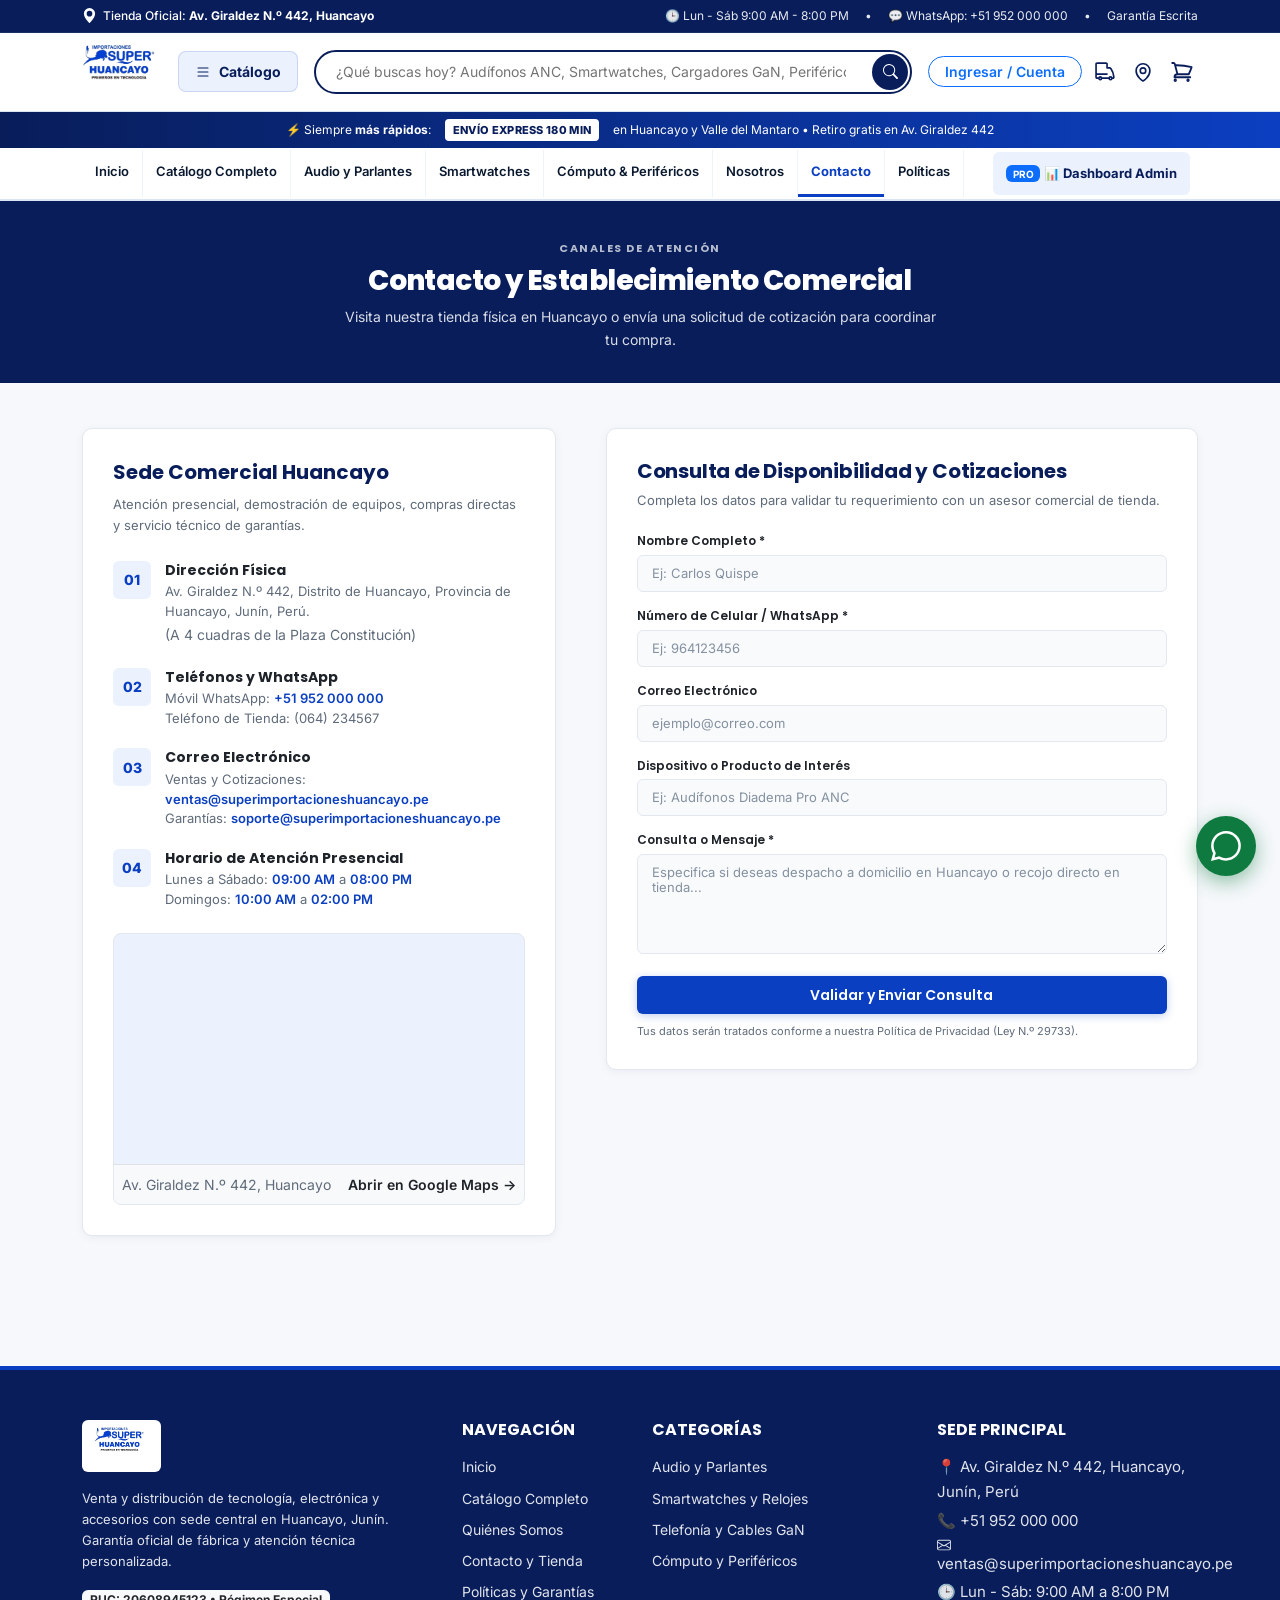
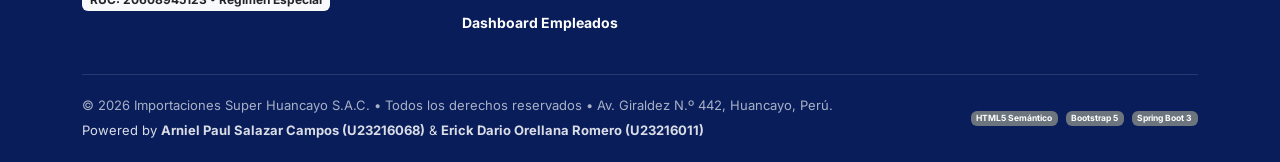
<file: contacto.html>
<!DOCTYPE html>
<html lang="es-PE">

<head>
    <meta charset="UTF-8">
    <meta name="viewport" content="width=device-width, initial-scale=1.0">

    <meta name="description" content="Ponte en contacto con Importaciones Super Huancayo. Visítanos en nuestra tienda física en Av. Giraldez N.º 442, Huancayo o escríbenos a nuestro canal de WhatsApp.">
    <meta name="keywords" content="contacto importaciones super, telefono tienda huancayo, direccion av giraldez 442, whatsapp soporte">
    <meta name="theme-color" content="#081D5A">

    <title>Contacto y Ubicación | Importaciones Super Huancayo</title>

    <link href="https://cdn.jsdelivr.net/npm/bootstrap@5.3.3/dist/css/bootstrap.min.css" rel="stylesheet">

    <link rel="preconnect" href="https://fonts.googleapis.com">
    <link rel="preconnect" href="https://fonts.gstatic.com" crossorigin>
    <link href="https://fonts.googleapis.com/css2?family=Inter:wght@400;500;600;700&family=Poppins:wght@600;700;800&display=swap" rel="stylesheet">

    <link rel="stylesheet" href="css/main.css">
    <link rel="stylesheet" href="css/unified-theme.css?v=20261124">
</head>

<body>

    <!-- =========================================================
         TOPBAR CORPORATIVO UNIFICADO
         ========================================================= -->
    <div class="super-topbar">
        <div class="container d-flex justify-content-between align-items-center">
            <div class="super-location-badge">
                <svg width="15" height="15" fill="currentColor" viewBox="0 0 16 16"><path d="M8 16s6-5.686 6-10A6 6 0 0 0 2 6c0 4.314 6 10 6 10zm0-7a3 3 0 1 1 0-6 3 3 0 0 1 0 6z"/></svg>
                <span>Tienda Oficial: <strong>Av. Giraldez N.º 442, Huancayo</strong></span>
            </div>
            <div class="d-none d-md-flex align-items-center gap-3">
                <span>🕒 Lun - Sáb 9:00 AM - 8:00 PM</span>
                <span>•</span>
                <a href="https://api.whatsapp.com/send?phone=51952000000" target="_blank" rel="noopener">💬 WhatsApp: +51 952 000 000</a>
                <span>•</span>
                <a href="legal.html#garantias">Garantía Escrita</a>
            </div>
        </div>
    </div>

    <!-- =========================================================
         HEADER PRINCIPAL UNIFICADO
         ========================================================= -->
    <header class="super-main-header">
        <div class="container">
            <div class="row align-items-center g-2 g-md-3">
                <!-- Logo Oficial -->
                <div class="col-auto d-flex align-items-center gap-3">
                    <a href="index.html" class="super-brand-logo">
                        <img src="assets/img/logo.png" alt="Importaciones Super Huancayo - Primeros en Tecnología" class="navbar-logo-img">
                    </a>

                    <!-- Menú Catálogo -->
                    <a href="catalogo.html" class="super-menu-btn d-none d-lg-inline-flex">
                        <svg width="16" height="16" fill="currentColor" viewBox="0 0 16 16"><path fill-rule="evenodd" d="M2.5 12a.5.5 0 0 1 .5-.5h10a.5.5 0 0 1 0 1H3a.5.5 0 0 1-.5-.5zm0-4a.5.5 0 0 1 .5-.5h10a.5.5 0 0 1 0 1H3a.5.5 0 0 1-.5-.5zm0-4a.5.5 0 0 1 .5-.5h10a.5.5 0 0 1 0 1H3a.5.5 0 0 1-.5-.5z"/></svg>
                        <span>Catálogo</span>
                    </a>
                </div>

                <!-- Buscador Central -->
                <div class="col-12 col-lg order-3 order-lg-2">
                    <form action="catalogo.html" method="GET" class="super-search-wrapper">
                        <input type="search" name="q" class="super-search-input" placeholder="¿Qué buscas hoy? Audífonos ANC, Smartwatches, Cargadores GaN, Periféricos..." aria-label="Buscar productos">
                        <button type="submit" class="super-search-btn" aria-label="Buscar">
                            <svg width="15" height="15" fill="currentColor" viewBox="0 0 16 16"><path d="M11.742 10.344a6.5 6.5 0 1 0-1.397 1.398h-.001c.03.04.062.078.098.115l3.85 3.85a1 1 0 0 0 1.415-1.414l-3.85-3.85a1.007 1.007 0 0 0-.115-.1zM12 6.5a5.5 5.5 0 1 1-11 0 5.5 5.5 0 0 1 11 0z"/></svg>
                        </button>
                    </form>
                </div>

                <!-- Acciones de Usuario -->
                <div class="col-auto ms-auto order-2 order-lg-3">
                    <div class="super-user-actions d-flex align-items-center gap-2">
                        <div id="superUserMenuContainer"></div>

                        <a href="seguimiento.html" class="super-cart-btn d-none d-md-inline-flex" title="Rastrear Pedido">
                            <svg width="22" height="22" fill="none" stroke="currentColor" stroke-width="1.8" viewBox="0 0 24 24"><path stroke-linecap="round" stroke-linejoin="round" d="M8.25 18.75a1.5 1.5 0 01-3 0m3 0a1.5 1.5 0 00-3 0m3 0h6m-9 0H3.375a1.125 1.125 0 01-1.125-1.125V14.25m17.25 4.5a1.5 1.5 0 01-3 0m3 0a1.5 1.5 0 00-3 0m3 0h1.125c.621 0 1.129-.504 1.09-1.124a17.902 17.902 0 00-3.213-9.193 2.056 2.056 0 00-1.58-.86H14.25M16.5 18.75h-2.25m0-11.25V3.375c0-.621-.504-1.125-1.125-1.125H3.375c-.621 0-1.125.504-1.125 1.125v10.875m12 0H3.375"/></svg>
                        </a>

                        <a href="contacto.html" class="super-cart-btn d-none d-md-inline-flex" title="Nuestra Tienda">
                            <svg width="22" height="22" fill="none" stroke="currentColor" stroke-width="1.8" viewBox="0 0 24 24"><path stroke-linecap="round" stroke-linejoin="round" d="M15 10.5a3 3 0 11-6 0 3 3 0 016 0z"/><path stroke-linecap="round" stroke-linejoin="round" d="M19.5 10.5c0 7.142-7.5 11.25-7.5 11.25S4.5 17.642 4.5 10.5a7.5 7.5 0 1115 0z"/></svg>
                        </a>

                        <button type="button" class="super-cart-btn super-cart-trigger border-0 bg-transparent" title="Ver Carrito de Compras" aria-label="Abrir carrito de compras">
                            <svg width="24" height="24" fill="none" stroke="currentColor" stroke-width="1.8" viewBox="0 0 24 24"><path stroke-linecap="round" stroke-linejoin="round" d="M2.25 3h1.386c.51 0 .955.343 1.087.835l.383 1.437M7.5 14.25a3 3 0 00-3 3h15.75m-12.75-3h11.218c1.121-2.3 2.1-4.684 2.924-7.138a60.114 60.114 0 00-16.536-1.84M7.5 14.25L5.106 5.272M6 20.25a.75.75 0 11-1.5 0 .75.75 0 011.5 0zm12.75 0a.75.75 0 11-1.5 0 .75.75 0 011.5 0z"/></svg>
                            <span class="super-cart-badge" style="display:none;">0</span>
                        </button>
                    </div>
                </div>
            </div>
        </div>
    </header>

    <!-- =========================================================
         CINTA INFORMATIVA EXPRESS
         ========================================================= -->
    <div class="super-express-strip">
        <div class="container d-flex justify-content-center align-items-center gap-2 flex-wrap">
            <span>⚡ Siempre <strong>más rápidos</strong>:</span>
            <span class="super-express-badge">envío express 180 min</span>
            <span>en Huancayo y Valle del Mantaro • Retiro gratis en Av. Giraldez 442</span>
        </div>
    </div>

    <!-- =========================================================
         TABS DE NAVEGACIÓN UNIFICADAS
         ========================================================= -->
    <nav class="super-nav-tabs">
        <div class="container">
            <ul class="super-tabs-container">
                <li class="super-tab-item">
                    <a href="index.html" class="super-tab-link">Inicio</a>
                </li>
                <li class="super-tab-item">
                    <a href="catalogo.html" class="super-tab-link">Catálogo Completo</a>
                </li>
                <li class="super-tab-item">
                    <a href="catalogo.html?cat=audio" class="super-tab-link">Audio y Parlantes</a>
                </li>
                <li class="super-tab-item">
                    <a href="catalogo.html?cat=accesorios" class="super-tab-link">Smartwatches</a>
                </li>
                <li class="super-tab-item">
                    <a href="catalogo.html?cat=computo" class="super-tab-link">Cómputo & Periféricos</a>
                </li>
                <li class="super-tab-item">
                    <a href="nosotros.html" class="super-tab-link">Nosotros</a>
                </li>
                <li class="super-tab-item active">
                    <a href="contacto.html" class="super-tab-link">Contacto</a>
                </li>
                <li class="super-tab-item">
                    <a href="legal.html" class="super-tab-link">Políticas</a>
                </li>
                <li class="super-tab-item ms-auto">
                    <a href="dashboard.html" class="super-tab-link super-tab-dashboard-btn">
                        <span class="badge bg-primary text-white me-1" style="font-size: 10px;">PRO</span>📊 Dashboard Admin
                    </a>
                </li>
            </ul>
        </div>
    </nav>


    <main id="contenido">

        <section class="py-4" style="background-color: #081D5A; color: #ffffff;">
            <div class="container text-center py-2">
                <span style="color: rgba(255, 255, 255, 0.7); font-family: 'Poppins', sans-serif; font-weight: 700; letter-spacing: 1.5px; font-size: 11px; text-transform: uppercase;">CANALES DE ATENCIÓN</span>
                <h1 class="mt-1 mb-2" style="font-size: 28px;">Contacto y Establecimiento Comercial</h1>
                <p style="max-width: 600px; margin: 0 auto; color: rgba(255, 255, 255, 0.85); font-size: 14px;">
                    Visita nuestra tienda física en Huancayo o envía una solicitud de cotización para coordinar tu compra.
                </p>
            </div>
        </section>

        <section class="contacto-page" id="contacto">
            <div class="container">

                <div class="contacto__grid">

                    <div class="contacto-info-card">
                        <h3>Sede Comercial Huancayo</h3>
                        <p class="contacto-bajada">
                            Atención presencial, demostración de equipos, compras directas y servicio técnico de garantías.
                        </p>

                        <address class="contacto-detalles">

                            <div class="contacto-item">
                                <div class="contacto-bullet">01</div>
                                <div class="contacto-item-texto">
                                    <h4>Dirección Física</h4>
                                    <p>Av. Giraldez N.º 442, Distrito de Huancayo, Provincia de Huancayo, Junín, Perú.</p>
                                    <small class="text-muted">(A 4 cuadras de la Plaza Constitución)</small>
                                </div>
                            </div>

                            <div class="contacto-item">
                                <div class="contacto-bullet">02</div>
                                <div class="contacto-item-texto">
                                    <h4>Teléfonos y WhatsApp</h4>
                                    <p>
                                        Móvil WhatsApp: <a href="https://api.whatsapp.com/send?phone=51952000000" target="_blank" rel="noopener">+51 952 000 000</a><br>
                                        Teléfono de Tienda: (064) 234567
                                    </p>
                                </div>
                            </div>

                            <div class="contacto-item">
                                <div class="contacto-bullet">03</div>
                                <div class="contacto-item-texto">
                                    <h4>Correo Electrónico</h4>
                                    <p>
                                        Ventas y Cotizaciones: <a href="mailto:ventas@superimportacioneshuancayo.pe">ventas@superimportacioneshuancayo.pe</a><br>
                                        Garantías: <a href="mailto:soporte@superimportacioneshuancayo.pe">soporte@superimportacioneshuancayo.pe</a>
                                    </p>
                                </div>
                            </div>

                            <div class="contacto-item">
                                <div class="contacto-bullet">04</div>
                                <div class="contacto-item-texto">
                                    <h4>Horario de Atención Presencial</h4>
                                    <p>
                                        Lunes a Sábado: <time datetime="09:00">09:00 AM</time> a <time datetime="20:00">08:00 PM</time><br>
                                        Domingos: <time datetime="10:00">10:00 AM</time> a <time datetime="14:00">02:00 PM</time>
                                    </p>
                                </div>
                            </div>

                        </address>

                        <div class="contacto-mapa-box" style="position:relative;z-index:1;">
                            <iframe
                                title="Mapa de ubicación de Importaciones Super Huancayo en Av. Giraldez 442"
                                src="https://www.openstreetmap.org/export/embed.html?bbox=-75.2145%2C-12.0710%2C-75.2050%2C-12.0640&amp;layer=mapnik&amp;marker=-12.0676%2C-75.2098"
                                style="width:100%;height:230px;border:0;display:block;"
                                loading="lazy">
                            </iframe>
                            <div class="p-2 bg-light border-top d-flex justify-content-between align-items-center small">
                                <span class="text-muted">Av. Giraldez N.º 442, Huancayo</span>
                                <a href="https://www.google.com/maps/search/?api=1&query=Av.+Giraldez+442,+Huancayo,+Peru" target="_blank" rel="noopener" class="fw-semibold text-decoration-none">Abrir en Google Maps →</a>
                            </div>
                        </div>
                    </div>

                    <form class="formulario" id="contactForm" novalidate>
                        <h2 class="formulario__titulo">Consulta de Disponibilidad y Cotizaciones</h2>
                        <p class="formulario__bajada">
                            Completa los datos para validar tu requerimiento con un asesor comercial de tienda.
                        </p>

                        <div class="formulario__grupo">
                            <label for="customerName">Nombre Completo *</label>
                            <input type="text" id="customerName" name="customerName" placeholder="Ej: Carlos Quispe" required>
                        </div>

                        <div class="formulario__grupo">
                            <label for="customerPhone">Número de Celular / WhatsApp *</label>
                            <input type="tel" id="customerPhone" name="customerPhone" placeholder="Ej: 964123456" maxlength="9" pattern="[0-9]{9}" required>
                        </div>

                        <div class="formulario__grupo">
                            <label for="customerEmail">Correo Electrónico</label>
                            <input type="email" id="customerEmail" name="customerEmail" placeholder="ejemplo@correo.com">
                        </div>

                        <div class="formulario__grupo">
                            <label for="productInterest">Dispositivo o Producto de Interés</label>
                            <input type="text" id="productInterest" name="productInterest" placeholder="Ej: Audífonos Diadema Pro ANC">
                        </div>

                        <div class="formulario__grupo">
                            <label for="customerMessage">Consulta o Mensaje *</label>
                            <textarea id="customerMessage" name="customerMessage" rows="4" placeholder="Especifica si deseas despacho a domicilio en Huancayo o recojo directo en tienda..." required></textarea>
                        </div>

                        <button type="submit" class="btn-super btn-pulso w-100" id="submitBtn">
                            Validar y Enviar Consulta
                        </button>

                        <div class="alerta-exito" id="formFeedback" role="status" hidden></div>

                        <small class="formulario__aviso">
                            Tus datos serán tratados conforme a nuestra <a href="legal.html#privacidad">Política de Privacidad</a> (Ley N.º 29733).
                        </small>
                    </form>

                </div>

            </div>
        </section>

    </main>

    <!-- =========================================================
         PIE DE PÁGINA (FOOTER) UNIFICADO
         ========================================================= -->
    <footer class="super-unified-footer">
        <div class="container">
            <div class="row g-4">
                <div class="col-12 col-md-4">
                    <div class="super-footer-logo-box">
                        <img src="assets/img/logo.png" alt="Importaciones Super Huancayo">
                    </div>
                    <p style="font-size: 13px; line-height: 1.6; color: rgba(255,255,255,0.78);">
                        Venta y distribución de tecnología, electrónica y accesorios con sede central en Huancayo, Junín. Garantía oficial de fábrica y atención técnica personalizada.
                    </p>
                    <span class="badge bg-light text-dark fw-bold">RUC: 20608945123 • Régimen Especial</span>
                </div>

                <div class="col-6 col-md-2">
                    <h4 class="h6 fw-bold text-white text-uppercase mb-3">Navegación</h4>
                    <ul class="list-unstyled small d-flex flex-column gap-2 mb-0">
                        <li><a href="index.html">Inicio</a></li>
                        <li><a href="catalogo.html">Catálogo Completo</a></li>
                        <li><a href="nosotros.html">Quiénes Somos</a></li>
                        <li><a href="contacto.html">Contacto y Tienda</a></li>
                        <li><a href="legal.html">Políticas y Garantías</a></li>
                        <li><a href="dashboard.html" class="fw-bold text-white">Dashboard Empleados</a></li>
                    </ul>
                </div>

                <div class="col-6 col-md-3">
                    <h4 class="h6 fw-bold text-white text-uppercase mb-3">Categorías</h4>
                    <ul class="list-unstyled small d-flex flex-column gap-2 mb-0">
                        <li><a href="catalogo.html?cat=audio">Audio y Parlantes</a></li>
                        <li><a href="catalogo.html?cat=accesorios">Smartwatches y Relojes</a></li>
                        <li><a href="catalogo.html?cat=telefonia">Telefonía y Cables GaN</a></li>
                        <li><a href="catalogo.html?cat=computo">Cómputo y Periféricos</a></li>
                    </ul>
                </div>

                <div class="col-12 col-md-3">
                    <h4 class="h6 fw-bold text-white text-uppercase mb-3">Sede Principal</h4>
                    <address class="small mb-0 not-italic" style="color: rgba(255,255,255,0.78); line-height: 1.8;">
                        <p class="mb-1">📍 Av. Giraldez N.º 442, Huancayo, Junín, Perú</p>
                        <p class="mb-1">📞 <a href="https://api.whatsapp.com/send?phone=51952000000" target="_blank" rel="noopener">+51 952 000 000</a></p>
                        <p class="mb-1"><svg width="14" height="14" fill="currentColor" class="me-1" style="vertical-align:-2px;" viewBox="0 0 16 16"><path d="M0 4a2 2 0 0 1 2-2h12a2 2 0 0 1 2 2v8a2 2 0 0 1-2 2H2a2 2 0 0 1-2-2V4Zm2-1a1 1 0 0 0-1 1v.217l7 4.2 7-4.2V4a1 1 0 0 0-1-1H2Zm13 2.383-4.708 2.825L15 11.105V5.383Zm-.034 6.876-5.64-3.471L8 9.583l-1.326-.795-5.64 3.47A1 1 0 0 0 2 13h12a1 1 0 0 0 .966-.741ZM1 11.105l4.708-2.897L1 5.383v5.722Z"/></svg><a href="mailto:ventas@superimportacioneshuancayo.pe">ventas@superimportacioneshuancayo.pe</a></p>
                        <p class="mb-0">🕒 Lun - Sáb: 9:00 AM a 8:00 PM</p>
                    </address>
                </div>
            </div>

            <div class="super-footer-bottom d-flex justify-content-between align-items-center flex-wrap gap-2">
                <div>
                    © 2026 Importaciones Super Huancayo S.A.C. • Todos los derechos reservados • Av. Giraldez N.º 442, Huancayo, Perú.
                    <div class="mt-1" style="color: rgba(255,255,255,0.85);">Powered by <strong>Arniel Paul Salazar Campos (U23216068)</strong> &amp; <strong>Erick Dario Orellana Romero (U23216011)</strong></div>
                </div>
                <div class="d-flex gap-2 small">
                    <span class="badge bg-secondary">HTML5 Semántico</span>
                    <span class="badge bg-secondary">Bootstrap 5</span>
                    <span class="badge bg-secondary">Spring Boot 3</span>
                </div>
            </div>
        </div>
    </footer>

    <a href="https://api.whatsapp.com/send?phone=51952000000&text=Hola%20Importaciones%20Super%20Huancayo,%20deseo%20hacer%20una%20consulta"
        class="wsp-flotante" target="_blank" rel="noopener" aria-label="Escribir a Importaciones Super Huancayo por WhatsApp">
        <svg width="30" height="30" fill="currentColor" viewBox="0 0 16 16"><path d="M13.601 2.326A7.854 7.854 0 0 0 7.994 0C3.627 0 .068 3.558.064 7.926c0 1.399.364 2.76 1.057 3.96L0 16l4.204-1.102a7.933 7.933 0 0 0 3.79.965h.004c4.368 0 7.926-3.558 7.93-7.93A7.898 7.898 0 0 0 13.6 2.326zM7.994 14.521a6.573 6.573 0 0 1-3.356-.92l-.24-.144-2.494.654.666-2.433-.156-.251a6.56 6.56 0 0 1-1.007-3.505c0-3.626 2.957-6.584 6.591-6.584a6.56 6.56 0 0 1 4.66 1.931 6.557 6.557 0 0 1 1.928 4.66c-.004 3.639-2.961 6.592-6.592 6.592z"/></svg>
        <span class="wsp-flotante__tooltip">Consultas por WhatsApp</span>
    </a>

    <script src="https://cdn.jsdelivr.net/npm/bootstrap@5.3.3/dist/js/bootstrap.bundle.min.js"></script>
    <script src="js/catalogo-data.js?v=20261124"></script>
    <script src="js/main.js?v=20261124"></script>

</body>

</html>
</file>
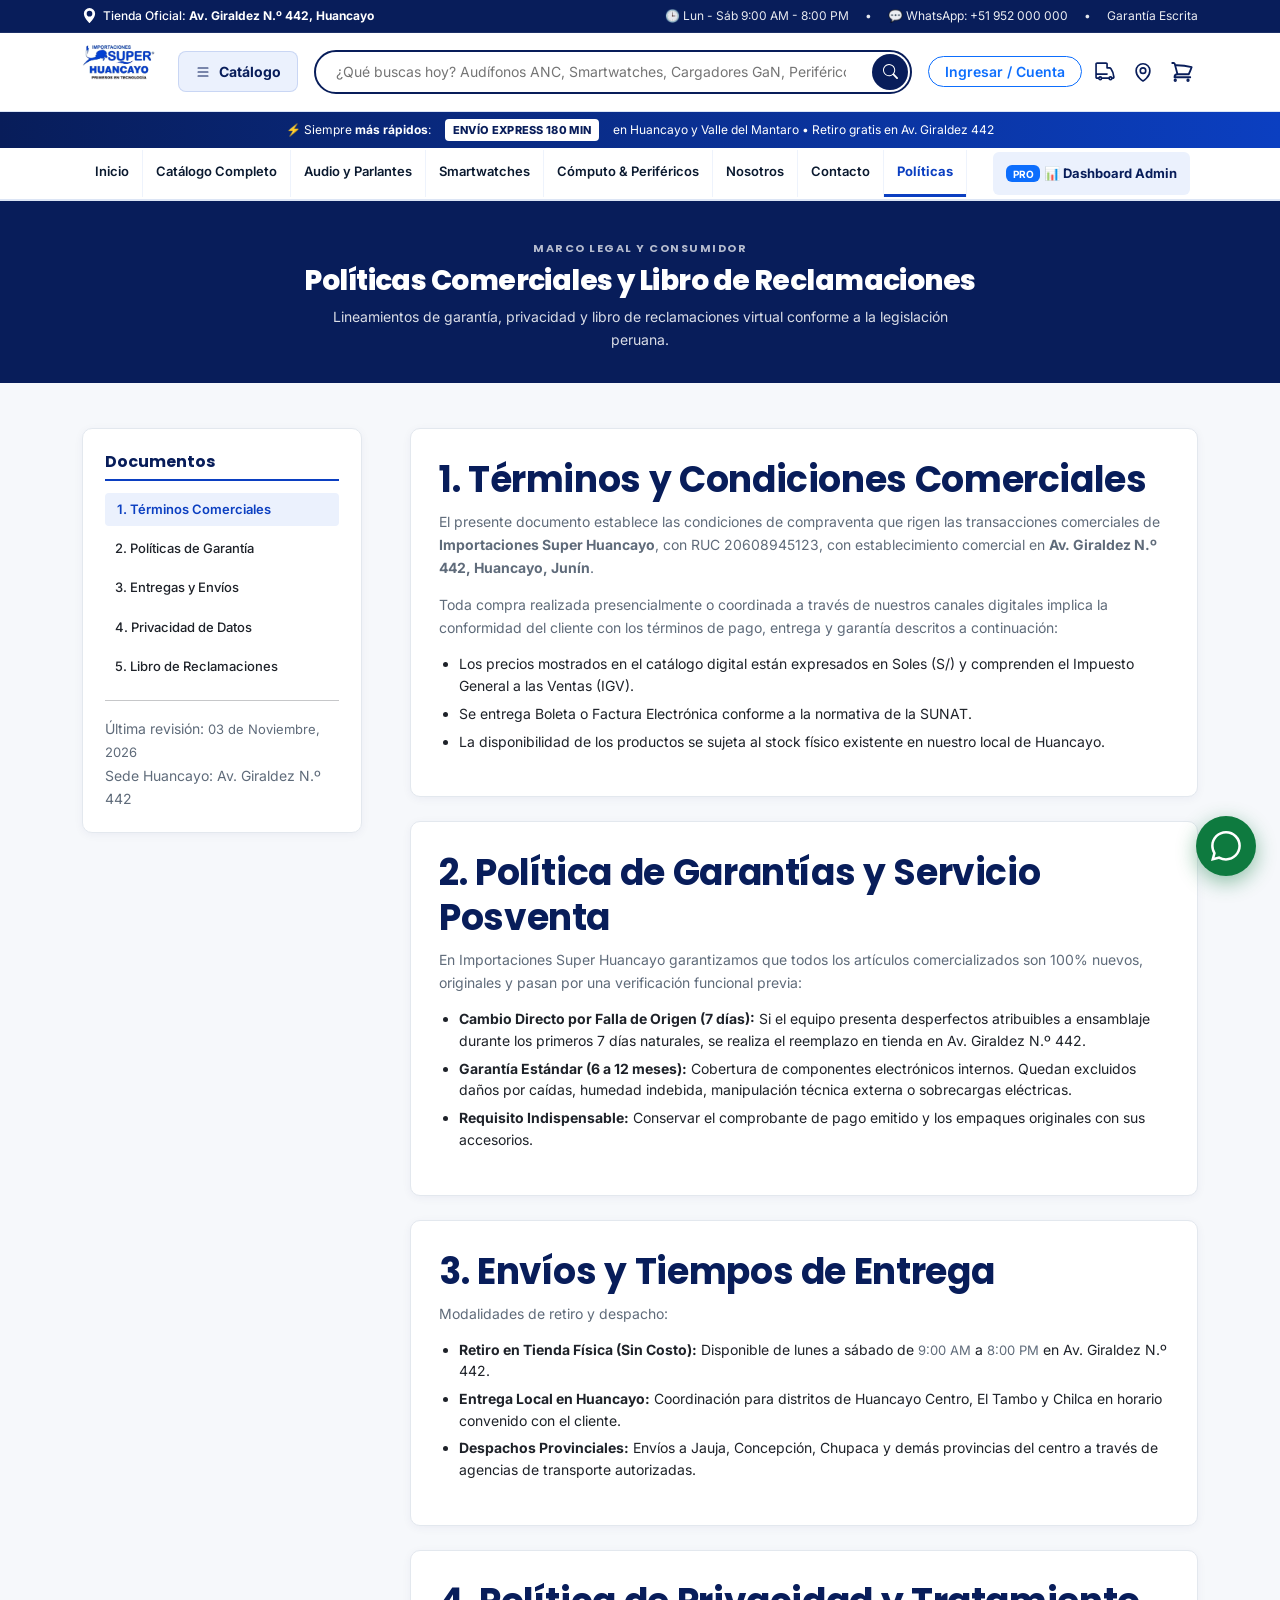
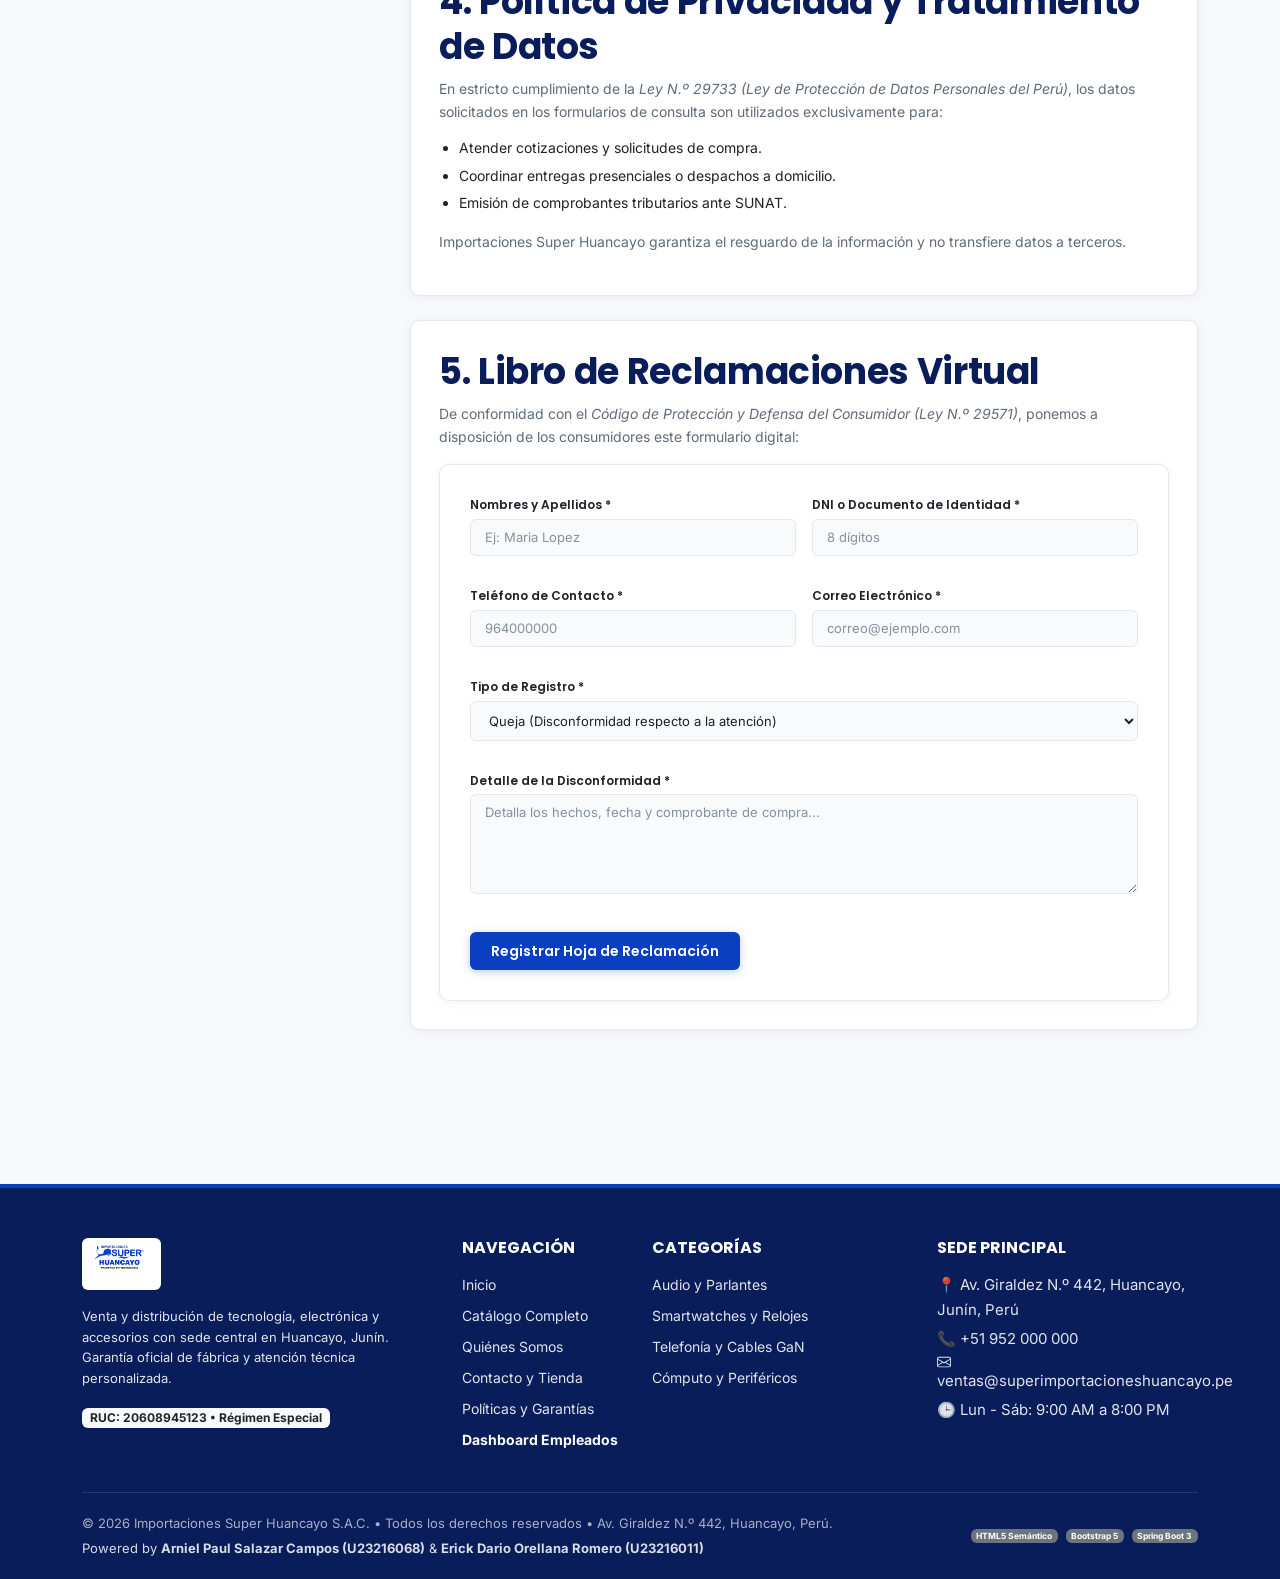
<file: legal.html>
<!DOCTYPE html>
<html lang="es-PE">

<head>
    <meta charset="UTF-8">
    <meta name="viewport" content="width=device-width, initial-scale=1.0">

    <meta name="description" content="Términos y condiciones, políticas de garantía, privacidad y libro de reclamaciones virtual de Importaciones Super Huancayo (Av. Giraldez N.º 442, Huancayo).">
    <meta name="keywords" content="terminos huancayo, garantia importaciones super, libro reclamaciones junin, politicas devolucion">
    <meta name="theme-color" content="#081D5A">

    <title>Políticas y Marco Legal | Importaciones Super Huancayo</title>

    <link href="https://cdn.jsdelivr.net/npm/bootstrap@5.3.3/dist/css/bootstrap.min.css" rel="stylesheet">

    <link rel="preconnect" href="https://fonts.googleapis.com">
    <link rel="preconnect" href="https://fonts.gstatic.com" crossorigin>
    <link href="https://fonts.googleapis.com/css2?family=Inter:wght@400;500;600;700&family=Poppins:wght@600;700;800&display=swap" rel="stylesheet">

    <link rel="stylesheet" href="css/main.css">
    <link rel="stylesheet" href="css/unified-theme.css?v=20261124">
</head>

<body>

    <!-- =========================================================
         TOPBAR CORPORATIVO UNIFICADO
         ========================================================= -->
    <div class="super-topbar">
        <div class="container d-flex justify-content-between align-items-center">
            <div class="super-location-badge">
                <svg width="15" height="15" fill="currentColor" viewBox="0 0 16 16"><path d="M8 16s6-5.686 6-10A6 6 0 0 0 2 6c0 4.314 6 10 6 10zm0-7a3 3 0 1 1 0-6 3 3 0 0 1 0 6z"/></svg>
                <span>Tienda Oficial: <strong>Av. Giraldez N.º 442, Huancayo</strong></span>
            </div>
            <div class="d-none d-md-flex align-items-center gap-3">
                <span>🕒 Lun - Sáb 9:00 AM - 8:00 PM</span>
                <span>•</span>
                <a href="https://api.whatsapp.com/send?phone=51952000000" target="_blank" rel="noopener">💬 WhatsApp: +51 952 000 000</a>
                <span>•</span>
                <a href="legal.html#garantias">Garantía Escrita</a>
            </div>
        </div>
    </div>

    <!-- =========================================================
         HEADER PRINCIPAL UNIFICADO
         ========================================================= -->
    <header class="super-main-header">
        <div class="container">
            <div class="row align-items-center g-2 g-md-3">
                <!-- Logo Oficial -->
                <div class="col-auto d-flex align-items-center gap-3">
                    <a href="index.html" class="super-brand-logo">
                        <img src="assets/img/logo.png" alt="Importaciones Super Huancayo - Primeros en Tecnología" class="navbar-logo-img">
                    </a>

                    <!-- Menú Catálogo -->
                    <a href="catalogo.html" class="super-menu-btn d-none d-lg-inline-flex">
                        <svg width="16" height="16" fill="currentColor" viewBox="0 0 16 16"><path fill-rule="evenodd" d="M2.5 12a.5.5 0 0 1 .5-.5h10a.5.5 0 0 1 0 1H3a.5.5 0 0 1-.5-.5zm0-4a.5.5 0 0 1 .5-.5h10a.5.5 0 0 1 0 1H3a.5.5 0 0 1-.5-.5zm0-4a.5.5 0 0 1 .5-.5h10a.5.5 0 0 1 0 1H3a.5.5 0 0 1-.5-.5z"/></svg>
                        <span>Catálogo</span>
                    </a>
                </div>

                <!-- Buscador Central -->
                <div class="col-12 col-lg order-3 order-lg-2">
                    <form action="catalogo.html" method="GET" class="super-search-wrapper">
                        <input type="search" name="q" class="super-search-input" placeholder="¿Qué buscas hoy? Audífonos ANC, Smartwatches, Cargadores GaN, Periféricos..." aria-label="Buscar productos">
                        <button type="submit" class="super-search-btn" aria-label="Buscar">
                            <svg width="15" height="15" fill="currentColor" viewBox="0 0 16 16"><path d="M11.742 10.344a6.5 6.5 0 1 0-1.397 1.398h-.001c.03.04.062.078.098.115l3.85 3.85a1 1 0 0 0 1.415-1.414l-3.85-3.85a1.007 1.007 0 0 0-.115-.1zM12 6.5a5.5 5.5 0 1 1-11 0 5.5 5.5 0 0 1 11 0z"/></svg>
                        </button>
                    </form>
                </div>

                <!-- Acciones de Usuario -->
                <div class="col-auto ms-auto order-2 order-lg-3">
                    <div class="super-user-actions d-flex align-items-center gap-2">
                        <div id="superUserMenuContainer"></div>

                        <a href="seguimiento.html" class="super-cart-btn d-none d-md-inline-flex" title="Rastrear Pedido">
                            <svg width="22" height="22" fill="none" stroke="currentColor" stroke-width="1.8" viewBox="0 0 24 24"><path stroke-linecap="round" stroke-linejoin="round" d="M8.25 18.75a1.5 1.5 0 01-3 0m3 0a1.5 1.5 0 00-3 0m3 0h6m-9 0H3.375a1.125 1.125 0 01-1.125-1.125V14.25m17.25 4.5a1.5 1.5 0 01-3 0m3 0a1.5 1.5 0 00-3 0m3 0h1.125c.621 0 1.129-.504 1.09-1.124a17.902 17.902 0 00-3.213-9.193 2.056 2.056 0 00-1.58-.86H14.25M16.5 18.75h-2.25m0-11.25V3.375c0-.621-.504-1.125-1.125-1.125H3.375c-.621 0-1.125.504-1.125 1.125v10.875m12 0H3.375"/></svg>
                        </a>

                        <a href="contacto.html" class="super-cart-btn d-none d-md-inline-flex" title="Nuestra Tienda">
                            <svg width="22" height="22" fill="none" stroke="currentColor" stroke-width="1.8" viewBox="0 0 24 24"><path stroke-linecap="round" stroke-linejoin="round" d="M15 10.5a3 3 0 11-6 0 3 3 0 016 0z"/><path stroke-linecap="round" stroke-linejoin="round" d="M19.5 10.5c0 7.142-7.5 11.25-7.5 11.25S4.5 17.642 4.5 10.5a7.5 7.5 0 1115 0z"/></svg>
                        </a>

                        <button type="button" class="super-cart-btn super-cart-trigger border-0 bg-transparent" title="Ver Carrito de Compras" aria-label="Abrir carrito de compras">
                            <svg width="24" height="24" fill="none" stroke="currentColor" stroke-width="1.8" viewBox="0 0 24 24"><path stroke-linecap="round" stroke-linejoin="round" d="M2.25 3h1.386c.51 0 .955.343 1.087.835l.383 1.437M7.5 14.25a3 3 0 00-3 3h15.75m-12.75-3h11.218c1.121-2.3 2.1-4.684 2.924-7.138a60.114 60.114 0 00-16.536-1.84M7.5 14.25L5.106 5.272M6 20.25a.75.75 0 11-1.5 0 .75.75 0 011.5 0zm12.75 0a.75.75 0 11-1.5 0 .75.75 0 011.5 0z"/></svg>
                            <span class="super-cart-badge" style="display:none;">0</span>
                        </button>
                    </div>
                </div>
            </div>
        </div>
    </header>

    <!-- =========================================================
         CINTA INFORMATIVA EXPRESS
         ========================================================= -->
    <div class="super-express-strip">
        <div class="container d-flex justify-content-center align-items-center gap-2 flex-wrap">
            <span>⚡ Siempre <strong>más rápidos</strong>:</span>
            <span class="super-express-badge">envío express 180 min</span>
            <span>en Huancayo y Valle del Mantaro • Retiro gratis en Av. Giraldez 442</span>
        </div>
    </div>

    <!-- =========================================================
         TABS DE NAVEGACIÓN UNIFICADAS
         ========================================================= -->
    <nav class="super-nav-tabs">
        <div class="container">
            <ul class="super-tabs-container">
                <li class="super-tab-item">
                    <a href="index.html" class="super-tab-link">Inicio</a>
                </li>
                <li class="super-tab-item">
                    <a href="catalogo.html" class="super-tab-link">Catálogo Completo</a>
                </li>
                <li class="super-tab-item">
                    <a href="catalogo.html?cat=audio" class="super-tab-link">Audio y Parlantes</a>
                </li>
                <li class="super-tab-item">
                    <a href="catalogo.html?cat=accesorios" class="super-tab-link">Smartwatches</a>
                </li>
                <li class="super-tab-item">
                    <a href="catalogo.html?cat=computo" class="super-tab-link">Cómputo & Periféricos</a>
                </li>
                <li class="super-tab-item">
                    <a href="nosotros.html" class="super-tab-link">Nosotros</a>
                </li>
                <li class="super-tab-item">
                    <a href="contacto.html" class="super-tab-link">Contacto</a>
                </li>
                <li class="super-tab-item active">
                    <a href="legal.html" class="super-tab-link">Políticas</a>
                </li>
                <li class="super-tab-item ms-auto">
                    <a href="dashboard.html" class="super-tab-link super-tab-dashboard-btn">
                        <span class="badge bg-primary text-white me-1" style="font-size: 10px;">PRO</span>📊 Dashboard Admin
                    </a>
                </li>
            </ul>
        </div>
    </nav>


    <main id="contenido">

        <section class="py-4" style="background-color: #081D5A; color: #ffffff;">
            <div class="container text-center py-2">
                <span style="color: rgba(255, 255, 255, 0.7); font-family: 'Poppins', sans-serif; font-weight: 700; letter-spacing: 1.5px; font-size: 11px; text-transform: uppercase;">
                    MARCO LEGAL Y CONSUMIDOR
                </span>
                <h1 class="mt-1 mb-2" style="font-size: 28px;">Políticas Comerciales y Libro de Reclamaciones</h1>
                <p style="max-width: 620px; margin: 0 auto; color: rgba(255, 255, 255, 0.85); font-size: 14px;">
                    Lineamientos de garantía, privacidad y libro de reclamaciones virtual conforme a la legislación peruana.
                </p>
            </div>
        </section>

        <section class="legal-page">
            <div class="container">

                <div class="legal__grid">

                    <aside class="legal-aside" aria-label="Índice de documentos legales">
                        <h3>Documentos</h3>
                        <nav class="legal-nav">
                            <ul>
                                <li><a href="#terminos" class="active">1. Términos Comerciales</a></li>
                                <li><a href="#garantias">2. Políticas de Garantía</a></li>
                                <li><a href="#envios">3. Entregas y Envíos</a></li>
                                <li><a href="#privacidad">4. Privacidad de Datos</a></li>
                                <li><a href="#reclamaciones">5. Libro de Reclamaciones</a></li>
                            </ul>
                        </nav>
                        <hr class="my-3">
                        <small class="text-muted d-block">
                            Última revisión: <time datetime="2026-11-03">03 de Noviembre, 2026</time><br>
                            Sede Huancayo: Av. Giraldez N.º 442
                        </small>
                    </aside>

                    <div class="legal-content">

                        <article id="terminos" class="legal-article">
                            <h2>1. Términos y Condiciones Comerciales</h2>
                            <p>
                                El presente documento establece las condiciones de compraventa que rigen las transacciones
                                comerciales de <strong>Importaciones Super Huancayo</strong>, con RUC 20608945123,
                                con establecimiento comercial en <strong>Av. Giraldez N.º 442, Huancayo, Junín</strong>.
                            </p>
                            <p>
                                Toda compra realizada presencialmente o coordinada a través de nuestros canales digitales
                                implica la conformidad del cliente con los términos de pago, entrega y garantía descritos a continuación:
                            </p>
                            <ul>
                                <li>Los precios mostrados en el catálogo digital están expresados en Soles (S/) y comprenden el Impuesto General a las Ventas (IGV).</li>
                                <li>Se entrega Boleta o Factura Electrónica conforme a la normativa de la SUNAT.</li>
                                <li>La disponibilidad de los productos se sujeta al stock físico existente en nuestro local de Huancayo.</li>
                            </ul>
                        </article>

                        <article id="garantias" class="legal-article">
                            <h2>2. Política de Garantías y Servicio Posventa</h2>
                            <p>
                                En Importaciones Super Huancayo garantizamos que todos los artículos comercializados son 100% nuevos,
                                originales y pasan por una verificación funcional previa:
                            </p>
                            <ul>
                                <li><strong>Cambio Directo por Falla de Origen (7 días):</strong> Si el equipo presenta desperfectos atribuibles a ensamblaje durante los primeros 7 días naturales, se realiza el reemplazo en tienda en Av. Giraldez N.º 442.</li>
                                <li><strong>Garantía Estándar (6 a 12 meses):</strong> Cobertura de componentes electrónicos internos. Quedan excluidos daños por caídas, humedad indebida, manipulación técnica externa o sobrecargas eléctricas.</li>
                                <li><strong>Requisito Indispensable:</strong> Conservar el comprobante de pago emitido y los empaques originales con sus accesorios.</li>
                            </ul>
                        </article>

                        <article id="envios" class="legal-article">
                            <h2>3. Envíos y Tiempos de Entrega</h2>
                            <p>
                                Modalidades de retiro y despacho:
                            </p>
                            <ul>
                                <li><strong>Retiro en Tienda Física (Sin Costo):</strong> Disponible de lunes a sábado de <time datetime="09:00">9:00 AM</time> a <time datetime="20:00">8:00 PM</time> en Av. Giraldez N.º 442.</li>
                                <li><strong>Entrega Local en Huancayo:</strong> Coordinación para distritos de Huancayo Centro, El Tambo y Chilca en horario convenido con el cliente.</li>
                                <li><strong>Despachos Provinciales:</strong> Envíos a Jauja, Concepción, Chupaca y demás provincias del centro a través de agencias de transporte autorizadas.</li>
                            </ul>
                        </article>

                        <article id="privacidad" class="legal-article">
                            <h2>4. Política de Privacidad y Tratamiento de Datos</h2>
                            <p>
                                En estricto cumplimiento de la <em>Ley N.º 29733 (Ley de Protección de Datos Personales del Perú)</em>,
                                los datos solicitados en los formularios de consulta son utilizados exclusivamente para:
                            </p>
                            <ul>
                                <li>Atender cotizaciones y solicitudes de compra.</li>
                                <li>Coordinar entregas presenciales o despachos a domicilio.</li>
                                <li>Emisión de comprobantes tributarios ante SUNAT.</li>
                            </ul>
                            <p>
                                Importaciones Super Huancayo garantiza el resguardo de la información y no transfiere datos a terceros.
                            </p>
                        </article>

                        <article id="reclamaciones" class="legal-article">
                            <h2>5. Libro de Reclamaciones Virtual</h2>
                            <p>
                                De conformidad con el <em>Código de Protección y Defensa del Consumidor (Ley N.º 29571)</em>,
                                ponemos a disposición de los consumidores este formulario digital:
                            </p>

                            <form class="formulario mt-3" id="reclamosForm" novalidate>
                                <div class="row g-3">
                                    <div class="col-md-6 formulario__grupo">
                                        <label for="reclamoNombre">Nombres y Apellidos *</label>
                                        <input type="text" id="reclamoNombre" required placeholder="Ej: Maria Lopez">
                                    </div>
                                    <div class="col-md-6 formulario__grupo">
                                        <label for="reclamoDni">DNI o Documento de Identidad *</label>
                                        <input type="text" id="reclamoDni" required placeholder="8 dígitos" pattern="[0-9]{8}" maxlength="8">
                                    </div>
                                    <div class="col-md-6 formulario__grupo">
                                        <label for="reclamoTelefono">Teléfono de Contacto *</label>
                                        <input type="tel" id="reclamoTelefono" required placeholder="964000000" pattern="[0-9]{9}" maxlength="9">
                                    </div>
                                    <div class="col-md-6 formulario__grupo">
                                        <label for="reclamoEmail">Correo Electrónico *</label>
                                        <input type="email" id="reclamoEmail" required placeholder="correo@ejemplo.com">
                                    </div>
                                    <div class="col-12 formulario__grupo">
                                        <label for="reclamoTipo">Tipo de Registro *</label>
                                        <select id="reclamoTipo" required>
                                            <option value="Queja">Queja (Disconformidad respecto a la atención)</option>
                                            <option value="Reclamo">Reclamo (Disconformidad relacionada al producto)</option>
                                        </select>
                                    </div>
                                    <div class="col-12 formulario__grupo">
                                        <label for="reclamoDetalle">Detalle de la Disconformidad *</label>
                                        <textarea id="reclamoDetalle" rows="4" required placeholder="Detalla los hechos, fecha y comprobante de compra..."></textarea>
                                    </div>
                                </div>

                                <button type="submit" class="btn-super mt-3">
                                    Registrar Hoja de Reclamación
                                </button>

                                <div class="alerta-exito mt-3" id="reclamosFeedback" role="status" hidden></div>
                            </form>
                        </article>

                    </div>

                </div>

            </div>
        </section>

    </main>

    <!-- =========================================================
         PIE DE PÁGINA (FOOTER) UNIFICADO
         ========================================================= -->
    <footer class="super-unified-footer">
        <div class="container">
            <div class="row g-4">
                <div class="col-12 col-md-4">
                    <div class="super-footer-logo-box">
                        <img src="assets/img/logo.png" alt="Importaciones Super Huancayo">
                    </div>
                    <p style="font-size: 13px; line-height: 1.6; color: rgba(255,255,255,0.78);">
                        Venta y distribución de tecnología, electrónica y accesorios con sede central en Huancayo, Junín. Garantía oficial de fábrica y atención técnica personalizada.
                    </p>
                    <span class="badge bg-light text-dark fw-bold">RUC: 20608945123 • Régimen Especial</span>
                </div>

                <div class="col-6 col-md-2">
                    <h4 class="h6 fw-bold text-white text-uppercase mb-3">Navegación</h4>
                    <ul class="list-unstyled small d-flex flex-column gap-2 mb-0">
                        <li><a href="index.html">Inicio</a></li>
                        <li><a href="catalogo.html">Catálogo Completo</a></li>
                        <li><a href="nosotros.html">Quiénes Somos</a></li>
                        <li><a href="contacto.html">Contacto y Tienda</a></li>
                        <li><a href="legal.html">Políticas y Garantías</a></li>
                        <li><a href="dashboard.html" class="fw-bold text-white">Dashboard Empleados</a></li>
                    </ul>
                </div>

                <div class="col-6 col-md-3">
                    <h4 class="h6 fw-bold text-white text-uppercase mb-3">Categorías</h4>
                    <ul class="list-unstyled small d-flex flex-column gap-2 mb-0">
                        <li><a href="catalogo.html?cat=audio">Audio y Parlantes</a></li>
                        <li><a href="catalogo.html?cat=accesorios">Smartwatches y Relojes</a></li>
                        <li><a href="catalogo.html?cat=telefonia">Telefonía y Cables GaN</a></li>
                        <li><a href="catalogo.html?cat=computo">Cómputo y Periféricos</a></li>
                    </ul>
                </div>

                <div class="col-12 col-md-3">
                    <h4 class="h6 fw-bold text-white text-uppercase mb-3">Sede Principal</h4>
                    <address class="small mb-0 not-italic" style="color: rgba(255,255,255,0.78); line-height: 1.8;">
                        <p class="mb-1">📍 Av. Giraldez N.º 442, Huancayo, Junín, Perú</p>
                        <p class="mb-1">📞 <a href="https://api.whatsapp.com/send?phone=51952000000" target="_blank" rel="noopener">+51 952 000 000</a></p>
                        <p class="mb-1"><svg width="14" height="14" fill="currentColor" class="me-1" style="vertical-align:-2px;" viewBox="0 0 16 16"><path d="M0 4a2 2 0 0 1 2-2h12a2 2 0 0 1 2 2v8a2 2 0 0 1-2 2H2a2 2 0 0 1-2-2V4Zm2-1a1 1 0 0 0-1 1v.217l7 4.2 7-4.2V4a1 1 0 0 0-1-1H2Zm13 2.383-4.708 2.825L15 11.105V5.383Zm-.034 6.876-5.64-3.471L8 9.583l-1.326-.795-5.64 3.47A1 1 0 0 0 2 13h12a1 1 0 0 0 .966-.741ZM1 11.105l4.708-2.897L1 5.383v5.722Z"/></svg><a href="mailto:ventas@superimportacioneshuancayo.pe">ventas@superimportacioneshuancayo.pe</a></p>
                        <p class="mb-0">🕒 Lun - Sáb: 9:00 AM a 8:00 PM</p>
                    </address>
                </div>
            </div>

            <div class="super-footer-bottom d-flex justify-content-between align-items-center flex-wrap gap-2">
                <div>
                    © 2026 Importaciones Super Huancayo S.A.C. • Todos los derechos reservados • Av. Giraldez N.º 442, Huancayo, Perú.
                    <div class="mt-1" style="color: rgba(255,255,255,0.85);">Powered by <strong>Arniel Paul Salazar Campos (U23216068)</strong> &amp; <strong>Erick Dario Orellana Romero (U23216011)</strong></div>
                </div>
                <div class="d-flex gap-2 small">
                    <span class="badge bg-secondary">HTML5 Semántico</span>
                    <span class="badge bg-secondary">Bootstrap 5</span>
                    <span class="badge bg-secondary">Spring Boot 3</span>
                </div>
            </div>
        </div>
    </footer>

    <a href="https://api.whatsapp.com/send?phone=51952000000&text=Hola%20Importaciones%20Super%20Huancayo,%20deseo%20hacer%20una%20consulta"
        class="wsp-flotante" target="_blank" rel="noopener" aria-label="Escribir a Importaciones Super Huancayo por WhatsApp">
        <svg width="30" height="30" fill="currentColor" viewBox="0 0 16 16"><path d="M13.601 2.326A7.854 7.854 0 0 0 7.994 0C3.627 0 .068 3.558.064 7.926c0 1.399.364 2.76 1.057 3.96L0 16l4.204-1.102a7.933 7.933 0 0 0 3.79.965h.004c4.368 0 7.926-3.558 7.93-7.93A7.898 7.898 0 0 0 13.6 2.326zM7.994 14.521a6.573 6.573 0 0 1-3.356-.92l-.24-.144-2.494.654.666-2.433-.156-.251a6.56 6.56 0 0 1-1.007-3.505c0-3.626 2.957-6.584 6.591-6.584a6.56 6.56 0 0 1 4.66 1.931 6.557 6.557 0 0 1 1.928 4.66c-.004 3.639-2.961 6.592-6.592 6.592z"/></svg>
        <span class="wsp-flotante__tooltip">Consultas por WhatsApp</span>
    </a>

    <script src="https://cdn.jsdelivr.net/npm/bootstrap@5.3.3/dist/js/bootstrap.bundle.min.js"></script>
    <script src="js/catalogo-data.js?v=20261124"></script>
    <script src="js/main.js?v=20261124"></script>

</body>

</html>
</file>
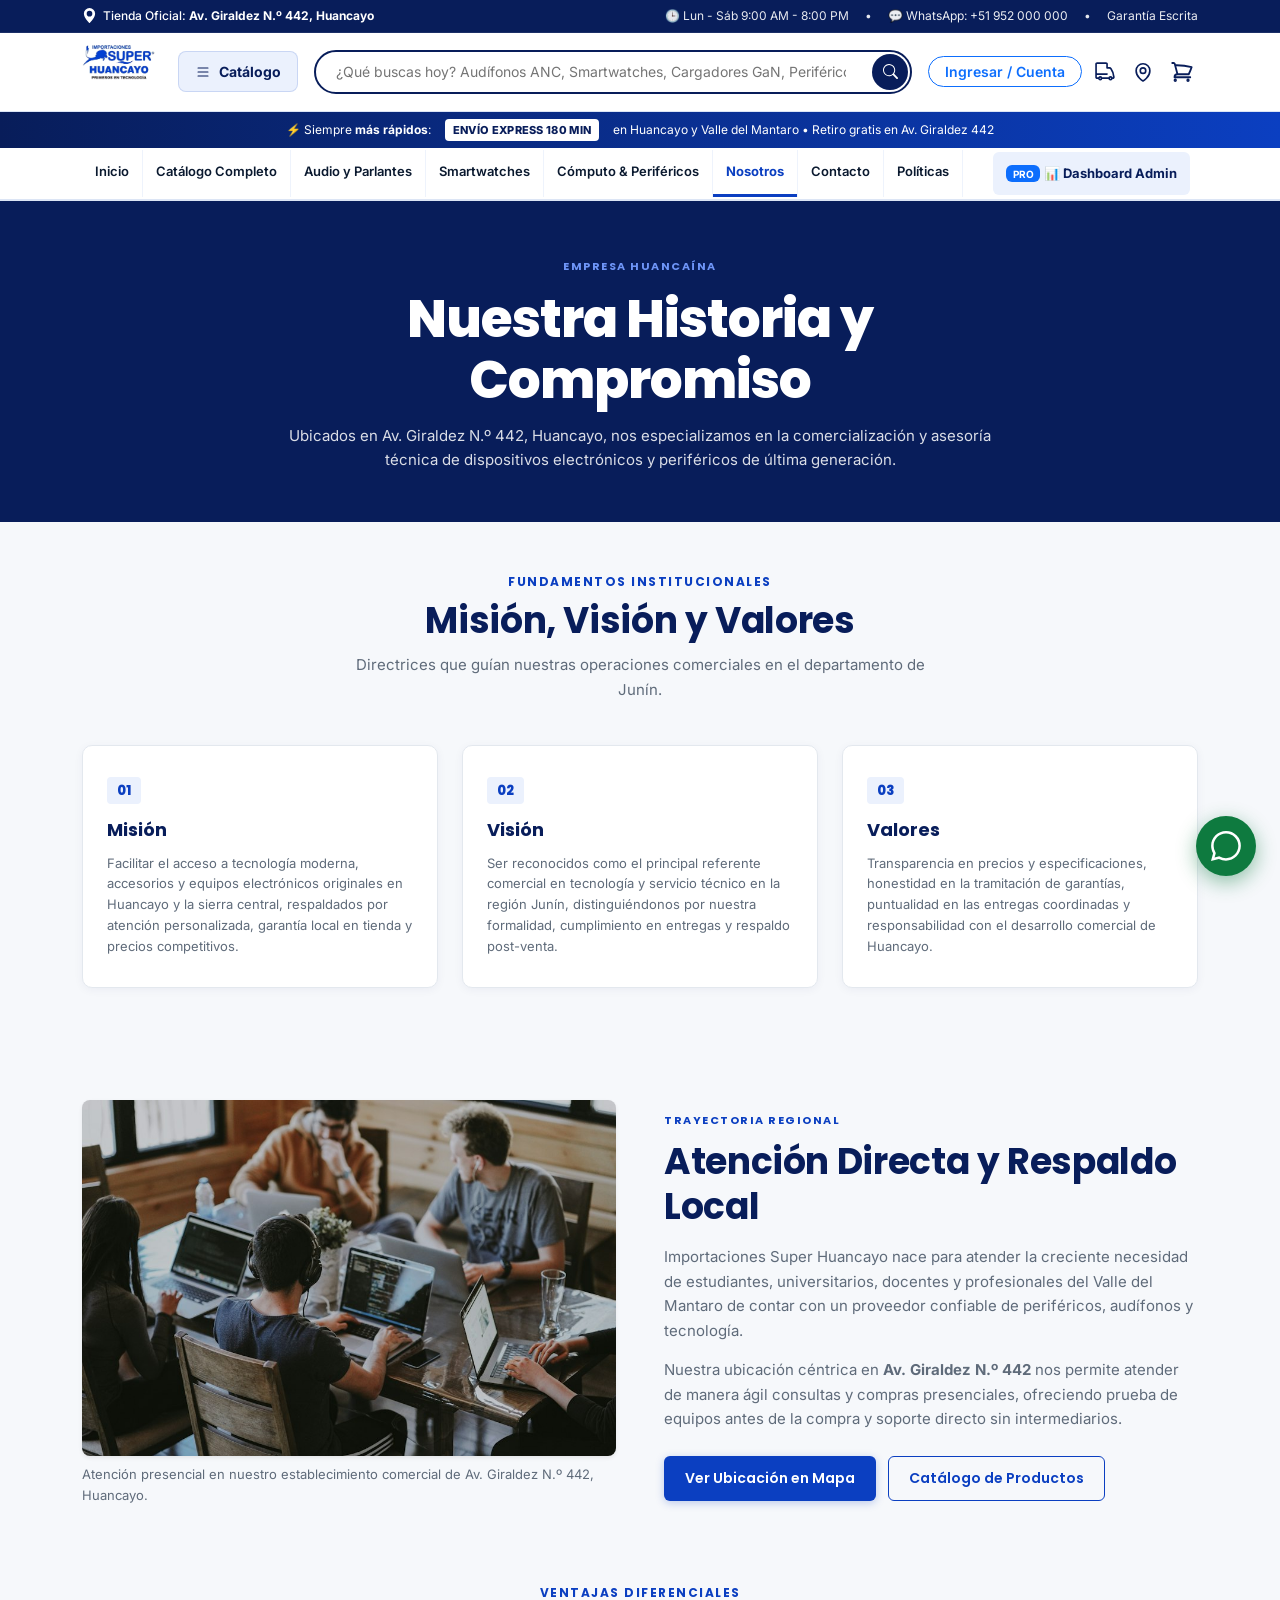
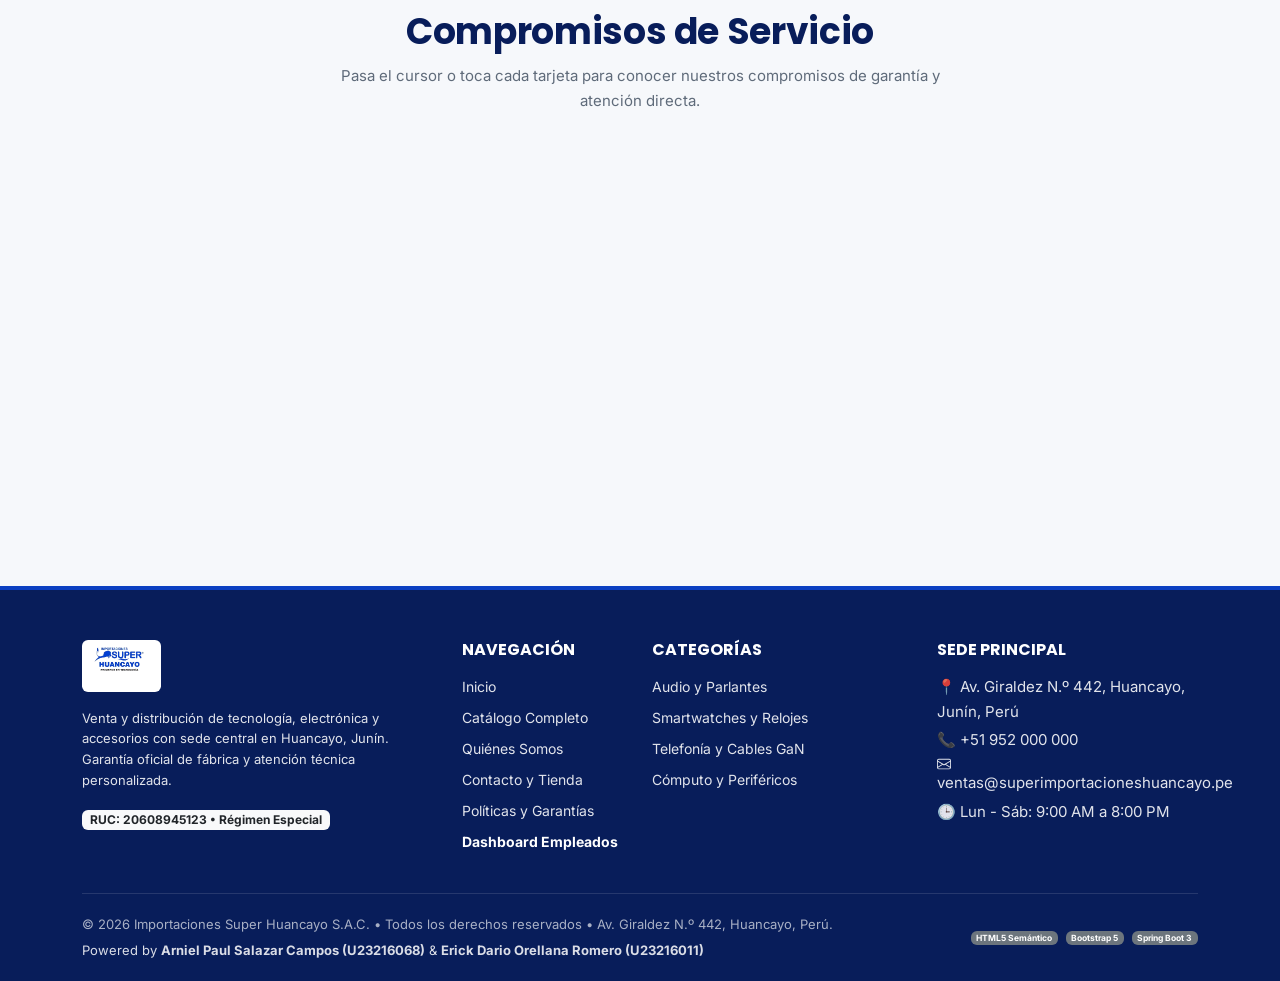
<file: nosotros.html>
<!DOCTYPE html>
<html lang="es-PE">

<head>
    <meta charset="UTF-8">
    <meta name="viewport" content="width=device-width, initial-scale=1.0">

    <meta name="description" content="Conoce la historia, misión, visión y valores de Importaciones Super Huancayo. Empresa huancaína dedicada a la comercialización de tecnología desde Av. Giraldez N.º 442.">
    <meta name="keywords" content="nosotros importaciones super, historia huancayo, tienda tecnologia giraldez 442">
    <meta name="theme-color" content="#081D5A">

    <title>Nosotros | Importaciones Super Huancayo</title>

    <link href="https://cdn.jsdelivr.net/npm/bootstrap@5.3.3/dist/css/bootstrap.min.css" rel="stylesheet">

    <link rel="preconnect" href="https://fonts.googleapis.com">
    <link rel="preconnect" href="https://fonts.gstatic.com" crossorigin>
    <link href="https://fonts.googleapis.com/css2?family=Inter:wght@400;500;600;700&family=Poppins:wght@600;700;800&display=swap" rel="stylesheet">

    <link rel="stylesheet" href="css/main.css">
    <link rel="stylesheet" href="css/unified-theme.css?v=20261124">
</head>

<body>

    <!-- =========================================================
         TOPBAR CORPORATIVO UNIFICADO
         ========================================================= -->
    <div class="super-topbar">
        <div class="container d-flex justify-content-between align-items-center">
            <div class="super-location-badge">
                <svg width="15" height="15" fill="currentColor" viewBox="0 0 16 16"><path d="M8 16s6-5.686 6-10A6 6 0 0 0 2 6c0 4.314 6 10 6 10zm0-7a3 3 0 1 1 0-6 3 3 0 0 1 0 6z"/></svg>
                <span>Tienda Oficial: <strong>Av. Giraldez N.º 442, Huancayo</strong></span>
            </div>
            <div class="d-none d-md-flex align-items-center gap-3">
                <span>🕒 Lun - Sáb 9:00 AM - 8:00 PM</span>
                <span>•</span>
                <a href="https://api.whatsapp.com/send?phone=51952000000" target="_blank" rel="noopener">💬 WhatsApp: +51 952 000 000</a>
                <span>•</span>
                <a href="legal.html#garantias">Garantía Escrita</a>
            </div>
        </div>
    </div>

    <!-- =========================================================
         HEADER PRINCIPAL UNIFICADO
         ========================================================= -->
    <header class="super-main-header">
        <div class="container">
            <div class="row align-items-center g-2 g-md-3">
                <!-- Logo Oficial -->
                <div class="col-auto d-flex align-items-center gap-3">
                    <a href="index.html" class="super-brand-logo">
                        <img src="assets/img/logo.png" alt="Importaciones Super Huancayo - Primeros en Tecnología" class="navbar-logo-img">
                    </a>

                    <!-- Menú Catálogo -->
                    <a href="catalogo.html" class="super-menu-btn d-none d-lg-inline-flex">
                        <svg width="16" height="16" fill="currentColor" viewBox="0 0 16 16"><path fill-rule="evenodd" d="M2.5 12a.5.5 0 0 1 .5-.5h10a.5.5 0 0 1 0 1H3a.5.5 0 0 1-.5-.5zm0-4a.5.5 0 0 1 .5-.5h10a.5.5 0 0 1 0 1H3a.5.5 0 0 1-.5-.5zm0-4a.5.5 0 0 1 .5-.5h10a.5.5 0 0 1 0 1H3a.5.5 0 0 1-.5-.5z"/></svg>
                        <span>Catálogo</span>
                    </a>
                </div>

                <!-- Buscador Central -->
                <div class="col-12 col-lg order-3 order-lg-2">
                    <form action="catalogo.html" method="GET" class="super-search-wrapper">
                        <input type="search" name="q" class="super-search-input" placeholder="¿Qué buscas hoy? Audífonos ANC, Smartwatches, Cargadores GaN, Periféricos..." aria-label="Buscar productos">
                        <button type="submit" class="super-search-btn" aria-label="Buscar">
                            <svg width="15" height="15" fill="currentColor" viewBox="0 0 16 16"><path d="M11.742 10.344a6.5 6.5 0 1 0-1.397 1.398h-.001c.03.04.062.078.098.115l3.85 3.85a1 1 0 0 0 1.415-1.414l-3.85-3.85a1.007 1.007 0 0 0-.115-.1zM12 6.5a5.5 5.5 0 1 1-11 0 5.5 5.5 0 0 1 11 0z"/></svg>
                        </button>
                    </form>
                </div>

                <!-- Acciones de Usuario -->
                <div class="col-auto ms-auto order-2 order-lg-3">
                    <div class="super-user-actions d-flex align-items-center gap-2">
                        <div id="superUserMenuContainer"></div>

                        <a href="seguimiento.html" class="super-cart-btn d-none d-md-inline-flex" title="Rastrear Pedido">
                            <svg width="22" height="22" fill="none" stroke="currentColor" stroke-width="1.8" viewBox="0 0 24 24"><path stroke-linecap="round" stroke-linejoin="round" d="M8.25 18.75a1.5 1.5 0 01-3 0m3 0a1.5 1.5 0 00-3 0m3 0h6m-9 0H3.375a1.125 1.125 0 01-1.125-1.125V14.25m17.25 4.5a1.5 1.5 0 01-3 0m3 0a1.5 1.5 0 00-3 0m3 0h1.125c.621 0 1.129-.504 1.09-1.124a17.902 17.902 0 00-3.213-9.193 2.056 2.056 0 00-1.58-.86H14.25M16.5 18.75h-2.25m0-11.25V3.375c0-.621-.504-1.125-1.125-1.125H3.375c-.621 0-1.125.504-1.125 1.125v10.875m12 0H3.375"/></svg>
                        </a>

                        <a href="contacto.html" class="super-cart-btn d-none d-md-inline-flex" title="Nuestra Tienda">
                            <svg width="22" height="22" fill="none" stroke="currentColor" stroke-width="1.8" viewBox="0 0 24 24"><path stroke-linecap="round" stroke-linejoin="round" d="M15 10.5a3 3 0 11-6 0 3 3 0 016 0z"/><path stroke-linecap="round" stroke-linejoin="round" d="M19.5 10.5c0 7.142-7.5 11.25-7.5 11.25S4.5 17.642 4.5 10.5a7.5 7.5 0 1115 0z"/></svg>
                        </a>

                        <button type="button" class="super-cart-btn super-cart-trigger border-0 bg-transparent" title="Ver Carrito de Compras" aria-label="Abrir carrito de compras">
                            <svg width="24" height="24" fill="none" stroke="currentColor" stroke-width="1.8" viewBox="0 0 24 24"><path stroke-linecap="round" stroke-linejoin="round" d="M2.25 3h1.386c.51 0 .955.343 1.087.835l.383 1.437M7.5 14.25a3 3 0 00-3 3h15.75m-12.75-3h11.218c1.121-2.3 2.1-4.684 2.924-7.138a60.114 60.114 0 00-16.536-1.84M7.5 14.25L5.106 5.272M6 20.25a.75.75 0 11-1.5 0 .75.75 0 011.5 0zm12.75 0a.75.75 0 11-1.5 0 .75.75 0 011.5 0z"/></svg>
                            <span class="super-cart-badge" style="display:none;">0</span>
                        </button>
                    </div>
                </div>
            </div>
        </div>
    </header>

    <!-- =========================================================
         CINTA INFORMATIVA EXPRESS
         ========================================================= -->
    <div class="super-express-strip">
        <div class="container d-flex justify-content-center align-items-center gap-2 flex-wrap">
            <span>⚡ Siempre <strong>más rápidos</strong>:</span>
            <span class="super-express-badge">envío express 180 min</span>
            <span>en Huancayo y Valle del Mantaro • Retiro gratis en Av. Giraldez 442</span>
        </div>
    </div>

    <!-- =========================================================
         TABS DE NAVEGACIÓN UNIFICADAS
         ========================================================= -->
    <nav class="super-nav-tabs">
        <div class="container">
            <ul class="super-tabs-container">
                <li class="super-tab-item">
                    <a href="index.html" class="super-tab-link">Inicio</a>
                </li>
                <li class="super-tab-item">
                    <a href="catalogo.html" class="super-tab-link">Catálogo Completo</a>
                </li>
                <li class="super-tab-item">
                    <a href="catalogo.html?cat=audio" class="super-tab-link">Audio y Parlantes</a>
                </li>
                <li class="super-tab-item">
                    <a href="catalogo.html?cat=accesorios" class="super-tab-link">Smartwatches</a>
                </li>
                <li class="super-tab-item">
                    <a href="catalogo.html?cat=computo" class="super-tab-link">Cómputo & Periféricos</a>
                </li>
                <li class="super-tab-item active">
                    <a href="nosotros.html" class="super-tab-link">Nosotros</a>
                </li>
                <li class="super-tab-item">
                    <a href="contacto.html" class="super-tab-link">Contacto</a>
                </li>
                <li class="super-tab-item">
                    <a href="legal.html" class="super-tab-link">Políticas</a>
                </li>
                <li class="super-tab-item ms-auto">
                    <a href="dashboard.html" class="super-tab-link super-tab-dashboard-btn">
                        <span class="badge bg-primary text-white me-1" style="font-size: 10px;">PRO</span>📊 Dashboard Admin
                    </a>
                </li>
            </ul>
        </div>
    </nav>


    <main id="contenido">

        <section class="nosotros-hero">
            <div class="container">
                <div class="nosotros-hero__content">
                    <span>EMPRESA HUANCAÍNA</span>
                    <h1 class="text-white">Nuestra Historia y Compromiso</h1>
                    <p>
                        Ubicados en Av. Giraldez N.º 442, Huancayo, nos especializamos en la comercialización
                        y asesoría técnica de dispositivos electrónicos y periféricos de última generación.
                    </p>
                </div>
            </div>
        </section>

        <section class="nosotros-page">
            <div class="container">

                <div class="section-heading">
                    <span class="section-heading__eyebrow">Fundamentos Institucionales</span>
                    <h2 class="section-heading__title">Misión, Visión y Valores</h2>
                    <p class="section-heading__desc">
                        Directrices que guían nuestras operaciones comerciales en el departamento de Junín.
                    </p>
                </div>

                <div class="nosotros-pilares">

                    <article class="pilar-card">
                        <span class="pilar-numero">01</span>
                        <h3>Misión</h3>
                        <p>
                            Facilitar el acceso a tecnología moderna, accesorios y equipos electrónicos originales
                            en Huancayo y la sierra central, respaldados por atención personalizada, garantía local en tienda
                            y precios competitivos.
                        </p>
                    </article>

                    <article class="pilar-card">
                        <span class="pilar-numero">02</span>
                        <h3>Visión</h3>
                        <p>
                            Ser reconocidos como el principal referente comercial en tecnología y servicio técnico
                            en la región Junín, distinguiéndonos por nuestra formalidad, cumplimiento en entregas y respaldo post-venta.
                        </p>
                    </article>

                    <article class="pilar-card">
                        <span class="pilar-numero">03</span>
                        <h3>Valores</h3>
                        <p>
                            Transparencia en precios y especificaciones, honestidad en la tramitación de garantías,
                            puntualidad en las entregas coordinadas y responsabilidad con el desarrollo comercial de Huancayo.
                        </p>
                    </article>

                </div>

                <div class="row align-items-center mt-5 pt-3 g-5">
                    <div class="col-lg-6">
                        <figure>
                            <img src="assets/img/catalogo/banner-18.jpg"
                                alt="Equipo de atención al cliente de Importaciones Super Huancayo"
                                class="rounded-3 shadow-sm w-100" loading="lazy">
                            <figcaption class="mt-2 text-muted">
                                Atención presencial en nuestro establecimiento comercial de Av. Giraldez N.º 442, Huancayo.
                            </figcaption>
                        </figure>
                    </div>

                    <div class="col-lg-6">
                        <span style="color: #0B3FC1; font-family: 'Poppins', sans-serif; font-weight: 700; letter-spacing: 1.5px; font-size: 11px; text-transform: uppercase;">
                            TRAYECTORIA REGIONAL
                        </span>
                        <h2 class="mt-2 mb-3">Atención Directa y Respaldo Local</h2>
                        <p>
                            Importaciones Super Huancayo nace para atender la creciente necesidad de estudiantes,
                            universitarios, docentes y profesionales del Valle del Mantaro de contar con un proveedor
                            confiable de periféricos, audífonos y tecnología.
                        </p>
                        <p>
                            Nuestra ubicación céntrica en <strong>Av. Giraldez N.º 442</strong> nos permite atender de manera
                            ágil consultas y compras presenciales, ofreciendo prueba de equipos antes de la compra y soporte
                            directo sin intermediarios.
                        </p>
                        <div class="mt-4">
                            <a href="contacto.html" class="btn-super me-2">Ver Ubicación en Mapa</a>
                            <a href="catalogo.html" class="btn-outline-super">Catálogo de Productos</a>
                        </div>
                    </div>
                </div>

                <div class="mt-5 pt-4">
                    <div class="section-heading">
                        <span class="section-heading__eyebrow">Ventajas Diferenciales</span>
                        <h2 class="section-heading__title">Compromisos de Servicio</h2>
                        <p class="section-heading__desc">
                            Pasa el cursor o toca cada tarjeta para conocer nuestros compromisos de garantía y atención directa.
                        </p>
                    </div>

                    <div class="flip-grid">

                        <div class="flip-card" tabindex="0" role="region" aria-label="Tarjeta interactiva de Garantía">
                            <div class="flip-card__inner">
                                <div class="flip-card__front">
                                    <div class="flip-card__icono">
                                        <svg width="22" height="22" fill="currentColor" viewBox="0 0 16 16"><path d="M8 1a2 2 0 0 1 2 2v2H6V3a2 2 0 0 1 2-2zm3 4V3a3 3 0 1 0-6 0v2H3.36a1.5 1.5 0 0 0-1.483 1.277L.85 13.13A2.5 2.5 0 0 0 3.322 16h9.355a2.5 2.5 0 0 0 2.473-2.87l-1.028-6.853A1.5 1.5 0 0 0 12.64 5H11z"/></svg>
                                    </div>
                                    <h3>Garantía Presencial</h3>
                                    <p>Atención directa en nuestro establecimiento comercial de Huancayo sin trámites a Lima.</p>
                                    <span class="flip-card__pista">Girar tarjeta</span>
                                </div>
                                <div class="flip-card__back">
                                    <h3>Reemplazo de Fábrica</h3>
                                    <p>Evaluación técnica de productos y reposición ante desperfectos de origen conforme a ley.</p>
                                    <a href="legal.html#garantias" class="btn-super">Políticas de Garantía</a>
                                </div>
                            </div>
                        </div>

                        <div class="flip-card" tabindex="0" role="region" aria-label="Tarjeta interactiva de Asesoría">
                            <div class="flip-card__inner">
                                <div class="flip-card__front">
                                    <div class="flip-card__icono">
                                        <svg width="22" height="22" fill="currentColor" viewBox="0 0 16 16"><path d="M7 14s-1 0-1-1 1-4 5-4 5 3 5 4-1 1-1 1H7zm4-6a3 3 0 1 0 0-6 3 3 0 0 0 0 6zM5.5 8a2.5 2.5 0 1 0 0-5 2.5 2.5 0 0 0 0 5zM1 14s-1 0-1-1 1-4 4.5-4c.404 0 .78.034 1.13.096C5.556 9.877 5.006 11.232 5 13H1z"/></svg>
                                    </div>
                                    <h3>Asesoría Especializada</h3>
                                    <p>Orientación para la selección y configuración de tus periféricos y accesorios.</p>
                                    <span class="flip-card__pista">Girar tarjeta</span>
                                </div>
                                <div class="flip-card__back">
                                    <h3>Atención Personalizada</h3>
                                    <p>Te guiamos en la compatibilidad de conectores, voltajes de carga y software necesario.</p>
                                    <a href="contacto.html" class="btn-super">Hablar con Asesor</a>
                                </div>
                            </div>
                        </div>

                        <div class="flip-card" tabindex="0" role="region" aria-label="Tarjeta interactiva de Formalidad">
                            <div class="flip-card__inner">
                                <div class="flip-card__front">
                                    <div class="flip-card__icono">
                                        <svg width="22" height="22" fill="currentColor" viewBox="0 0 16 16"><path d="M14 14V4.5L9.5 0H4a2 2 0 0 0-2 2v12a2 2 0 0 0 2 2h8a2 2 0 0 0 2-2zM9.5 3A1.5 1.5 0 0 0 11 4.5h2V14a1 1 0 0 1-1 1H4a1 1 0 0 1-1-1V2a1 1 0 0 1 1-1h5.5v2z"/></svg>
                                    </div>
                                    <h3>Comercio Formal SUNAT</h3>
                                    <p>Empresa registrada con RUC 20608945123. Emisión obligatoria de boletas y facturas.</p>
                                    <span class="flip-card__pista">Girar tarjeta</span>
                                </div>
                                <div class="flip-card__back">
                                    <h3>Seguridad y Confianza</h3>
                                    <p>Precios finales en Soles con IGV incluido. Aceptamos pagos electrónicos y transferencias bancarias.</p>
                                    <a href="catalogo.html" class="btn-super">Ver Catálogo</a>
                                </div>
                            </div>
                        </div>

                    </div>
                </div>

            </div>
        </section>

    </main>

    <!-- =========================================================
         PIE DE PÁGINA (FOOTER) UNIFICADO
         ========================================================= -->
    <footer class="super-unified-footer">
        <div class="container">
            <div class="row g-4">
                <div class="col-12 col-md-4">
                    <div class="super-footer-logo-box">
                        <img src="assets/img/logo.png" alt="Importaciones Super Huancayo">
                    </div>
                    <p style="font-size: 13px; line-height: 1.6; color: rgba(255,255,255,0.78);">
                        Venta y distribución de tecnología, electrónica y accesorios con sede central en Huancayo, Junín. Garantía oficial de fábrica y atención técnica personalizada.
                    </p>
                    <span class="badge bg-light text-dark fw-bold">RUC: 20608945123 • Régimen Especial</span>
                </div>

                <div class="col-6 col-md-2">
                    <h4 class="h6 fw-bold text-white text-uppercase mb-3">Navegación</h4>
                    <ul class="list-unstyled small d-flex flex-column gap-2 mb-0">
                        <li><a href="index.html">Inicio</a></li>
                        <li><a href="catalogo.html">Catálogo Completo</a></li>
                        <li><a href="nosotros.html">Quiénes Somos</a></li>
                        <li><a href="contacto.html">Contacto y Tienda</a></li>
                        <li><a href="legal.html">Políticas y Garantías</a></li>
                        <li><a href="dashboard.html" class="fw-bold text-white">Dashboard Empleados</a></li>
                    </ul>
                </div>

                <div class="col-6 col-md-3">
                    <h4 class="h6 fw-bold text-white text-uppercase mb-3">Categorías</h4>
                    <ul class="list-unstyled small d-flex flex-column gap-2 mb-0">
                        <li><a href="catalogo.html?cat=audio">Audio y Parlantes</a></li>
                        <li><a href="catalogo.html?cat=accesorios">Smartwatches y Relojes</a></li>
                        <li><a href="catalogo.html?cat=telefonia">Telefonía y Cables GaN</a></li>
                        <li><a href="catalogo.html?cat=computo">Cómputo y Periféricos</a></li>
                    </ul>
                </div>

                <div class="col-12 col-md-3">
                    <h4 class="h6 fw-bold text-white text-uppercase mb-3">Sede Principal</h4>
                    <address class="small mb-0 not-italic" style="color: rgba(255,255,255,0.78); line-height: 1.8;">
                        <p class="mb-1">📍 Av. Giraldez N.º 442, Huancayo, Junín, Perú</p>
                        <p class="mb-1">📞 <a href="https://api.whatsapp.com/send?phone=51952000000" target="_blank" rel="noopener">+51 952 000 000</a></p>
                        <p class="mb-1"><svg width="14" height="14" fill="currentColor" class="me-1" style="vertical-align:-2px;" viewBox="0 0 16 16"><path d="M0 4a2 2 0 0 1 2-2h12a2 2 0 0 1 2 2v8a2 2 0 0 1-2 2H2a2 2 0 0 1-2-2V4Zm2-1a1 1 0 0 0-1 1v.217l7 4.2 7-4.2V4a1 1 0 0 0-1-1H2Zm13 2.383-4.708 2.825L15 11.105V5.383Zm-.034 6.876-5.64-3.471L8 9.583l-1.326-.795-5.64 3.47A1 1 0 0 0 2 13h12a1 1 0 0 0 .966-.741ZM1 11.105l4.708-2.897L1 5.383v5.722Z"/></svg><a href="mailto:ventas@superimportacioneshuancayo.pe">ventas@superimportacioneshuancayo.pe</a></p>
                        <p class="mb-0">🕒 Lun - Sáb: 9:00 AM a 8:00 PM</p>
                    </address>
                </div>
            </div>

            <div class="super-footer-bottom d-flex justify-content-between align-items-center flex-wrap gap-2">
                <div>
                    © 2026 Importaciones Super Huancayo S.A.C. • Todos los derechos reservados • Av. Giraldez N.º 442, Huancayo, Perú.
                    <div class="mt-1" style="color: rgba(255,255,255,0.85);">Powered by <strong>Arniel Paul Salazar Campos (U23216068)</strong> &amp; <strong>Erick Dario Orellana Romero (U23216011)</strong></div>
                </div>
                <div class="d-flex gap-2 small">
                    <span class="badge bg-secondary">HTML5 Semántico</span>
                    <span class="badge bg-secondary">Bootstrap 5</span>
                    <span class="badge bg-secondary">Spring Boot 3</span>
                </div>
            </div>
        </div>
    </footer>

    <a href="https://api.whatsapp.com/send?phone=51952000000&text=Hola%20Importaciones%20Super%20Huancayo,%20deseo%20mas%20informacion"
        class="wsp-flotante" target="_blank" rel="noopener" aria-label="Escribir a Importaciones Super Huancayo por WhatsApp">
        <svg width="30" height="30" fill="currentColor" viewBox="0 0 16 16"><path d="M13.601 2.326A7.854 7.854 0 0 0 7.994 0C3.627 0 .068 3.558.064 7.926c0 1.399.364 2.76 1.057 3.96L0 16l4.204-1.102a7.933 7.933 0 0 0 3.79.965h.004c4.368 0 7.926-3.558 7.93-7.93A7.898 7.898 0 0 0 13.6 2.326zM7.994 14.521a6.573 6.573 0 0 1-3.356-.92l-.24-.144-2.494.654.666-2.433-.156-.251a6.56 6.56 0 0 1-1.007-3.505c0-3.626 2.957-6.584 6.591-6.584a6.56 6.56 0 0 1 4.66 1.931 6.557 6.557 0 0 1 1.928 4.66c-.004 3.639-2.961 6.592-6.592 6.592z"/></svg>
        <span class="wsp-flotante__tooltip">Consultas por WhatsApp</span>
    </a>

    <script src="https://cdn.jsdelivr.net/npm/bootstrap@5.3.3/dist/js/bootstrap.bundle.min.js"></script>
    <script src="js/catalogo-data.js?v=20261124"></script>
    <script src="js/main.js?v=20261124"></script>

</body>

</html>
</file>
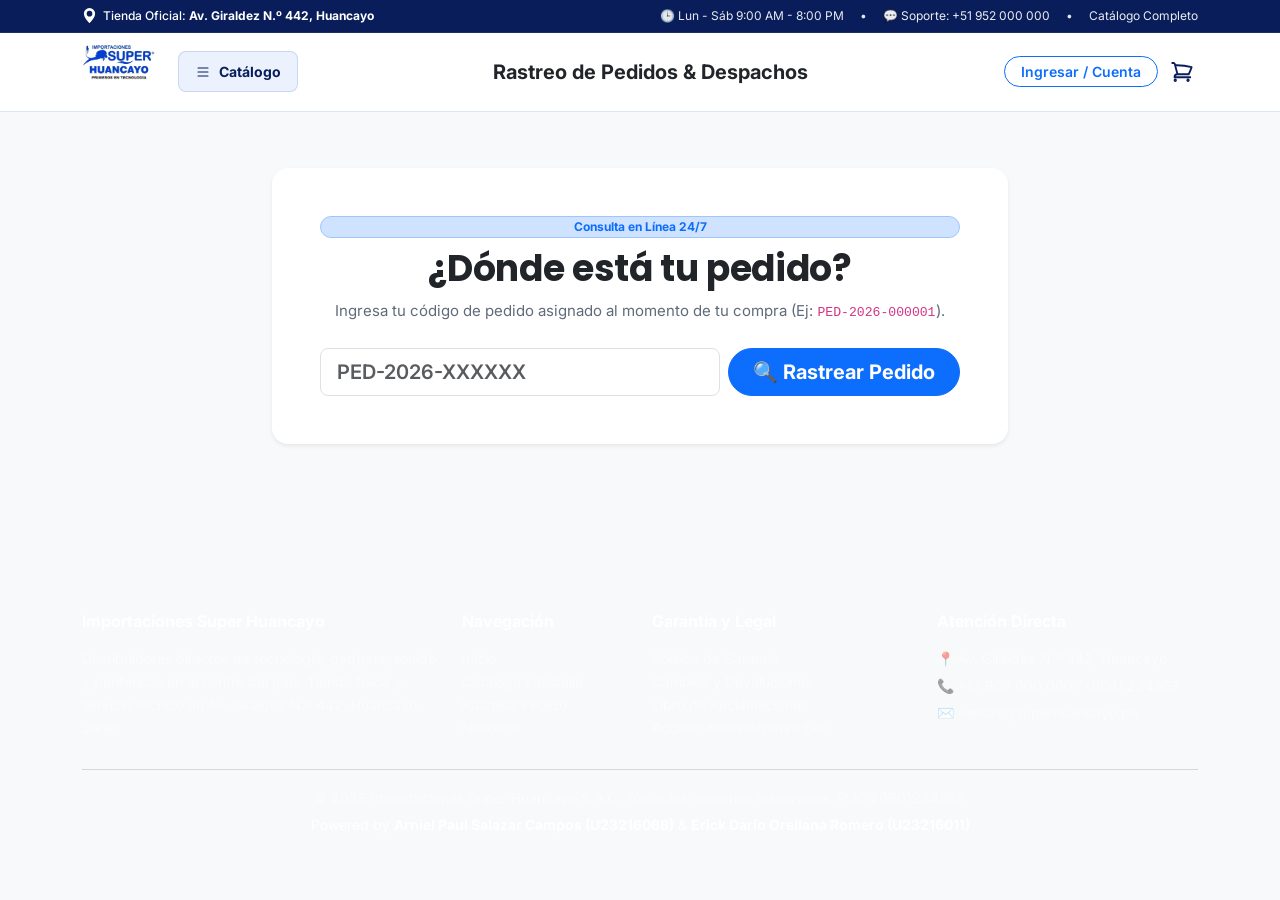
<file: seguimiento.html>
<!DOCTYPE html>
<html lang="es-PE">

<head>
    <meta charset="UTF-8">
    <meta name="viewport" content="width=device-width, initial-scale=1.0">

    <meta name="description" content="Rastreo de pedidos en tiempo real en Importaciones Super Huancayo. Consulta el estado de tu compra, boleta/factura y entrega en Huancayo o a nivel nacional.">
    <meta name="theme-color" content="#081D5A">

    <title>Seguimiento de Pedidos en Vivo | Importaciones Super Huancayo</title>

    <!-- Bootstrap 5 CSS -->
    <link href="https://cdn.jsdelivr.net/npm/bootstrap@5.3.3/dist/css/bootstrap.min.css" rel="stylesheet">

    <!-- Google Fonts -->
    <link rel="preconnect" href="https://fonts.googleapis.com">
    <link rel="preconnect" href="https://fonts.gstatic.com" crossorigin>
    <link href="https://fonts.googleapis.com/css2?family=Inter:wght@400;500;600;700&family=Poppins:wght@600;700;800;900&display=swap" rel="stylesheet">

    <!-- Estilos Principales y Tema Unificado -->
    <link rel="stylesheet" href="css/main.css">
    <link rel="stylesheet" href="css/unified-theme.css?v=20261124">

    <style>
        .timeline-steps {
            display: flex;
            justify-content: space-between;
            position: relative;
            margin: 2rem 0;
        }
        .timeline-steps::before {
            content: "";
            position: absolute;
            top: 20px;
            left: 20px;
            right: 20px;
            height: 4px;
            background: #e2e8f0;
            z-index: 1;
        }
        .timeline-step {
            position: relative;
            z-index: 2;
            text-align: center;
            flex: 1;
        }
        .timeline-icon {
            width: 44px;
            height: 44px;
            border-radius: 50%;
            background: #fff;
            border: 3px solid #cbd5e1;
            color: #94a3b8;
            display: inline-flex;
            align-items: center;
            justify-content: center;
            font-weight: 700;
            font-size: 1.1rem;
            margin-bottom: 0.5rem;
            transition: all 0.3s ease;
        }
        .timeline-step.completed .timeline-icon {
            background: #10b981;
            border-color: #10b981;
            color: #fff;
        }
        .timeline-step.active .timeline-icon {
            background: #081D5A;
            border-color: #081D5A;
            color: #fff;
            box-shadow: 0 0 0 5px rgba(8, 29, 90, 0.2);
        }
        .timeline-step.cancelled .timeline-icon {
            background: #ef4444;
            border-color: #ef4444;
            color: #fff;
        }
        .timeline-label {
            font-size: 0.85rem;
            font-weight: 600;
            color: #64748b;
        }
        .timeline-step.active .timeline-label {
            color: #081D5A;
            font-weight: 700;
        }
        @media (max-width: 767.98px) {
            .timeline-steps {
                flex-direction: column;
                align-items: flex-start;
                gap: 1rem;
                margin: 1.25rem 0;
                padding-left: 4px;
            }
            .timeline-steps::before {
                top: 18px;
                bottom: 18px;
                left: 22px;
                right: auto;
                width: 4px;
                height: auto;
            }
            .timeline-step {
                display: flex;
                align-items: center;
                gap: 0.85rem;
                text-align: left;
                width: 100%;
                flex: none;
            }
            .timeline-icon {
                width: 38px;
                height: 38px;
                font-size: 0.95rem;
                margin-bottom: 0;
                flex-shrink: 0;
            }
            .timeline-label {
                font-size: 0.85rem;
            }
        }
        @media print {
            .no-print { display: none !important; }
            body { background: #fff !important; }
            .card { border: none !important; box-shadow: none !important; }
        }
    </style>
</head>

<body class="bg-light">

    <!-- TOPBAR CORPORATIVO UNIFICADO -->
    <div class="super-topbar no-print">
        <div class="container d-flex justify-content-between align-items-center">
            <div class="super-location-badge">
                <svg width="15" height="15" fill="currentColor" viewBox="0 0 16 16"><path d="M8 16s6-5.686 6-10A6 6 0 0 0 2 6c0 4.314 6 10 6 10zm0-7a3 3 0 1 1 0-6 3 3 0 0 1 0 6z"/></svg>
                <span>Tienda Oficial: <strong>Av. Giraldez N.º 442, Huancayo</strong></span>
            </div>
            <div class="d-none d-md-flex align-items-center gap-3">
                <span>🕒 Lun - Sáb 9:00 AM - 8:00 PM</span>
                <span>•</span>
                <a href="https://api.whatsapp.com/send?phone=51952000000" target="_blank" rel="noopener">💬 Soporte: +51 952 000 000</a>
                <span>•</span>
                <a href="catalogo.html">Catálogo Completo</a>
            </div>
        </div>
    </div>

    <!-- HEADER PRINCIPAL -->
    <header class="super-main-header no-print">
        <div class="container">
            <div class="row align-items-center g-2 g-md-3">
                <div class="col-auto d-flex align-items-center gap-3">
                    <a href="index.html" class="super-brand-logo">
                        <img src="assets/img/logo.png" alt="Importaciones Super Huancayo" class="navbar-logo-img">
                    </a>
                    <a href="catalogo.html" class="super-menu-btn d-none d-lg-inline-flex">
                        <svg width="16" height="16" fill="currentColor" viewBox="0 0 16 16"><path fill-rule="evenodd" d="M2.5 12a.5.5 0 0 1 .5-.5h10a.5.5 0 0 1 0 1H3a.5.5 0 0 1-.5-.5zm0-4a.5.5 0 0 1 .5-.5h10a.5.5 0 0 1 0 1H3a.5.5 0 0 1-.5-.5zm0-4a.5.5 0 0 1 .5-.5h10a.5.5 0 0 1 0 1H3a.5.5 0 0 1-.5-.5z"/></svg>
                        <span>Catálogo</span>
                    </a>
                </div>

                <div class="col text-center d-none d-md-block">
                    <h5 class="fw-bold text-dark mb-0">Rastreo de Pedidos & Despachos</h5>
                </div>

                <div class="col-auto ms-auto">
                    <div class="super-user-actions d-flex align-items-center gap-2">
                        <div id="superUserMenuContainer"></div>

                        <button type="button" class="super-cart-btn super-cart-trigger border-0 bg-transparent" title="Ver Carrito de Compras" aria-label="Abrir carrito de compras">
                            <svg width="24" height="24" fill="none" stroke="currentColor" stroke-width="1.8" viewBox="0 0 24 24"><path stroke-linecap="round" stroke-linejoin="round" d="M2.25 3h1.386c.51 0 .955.343 1.087.835l.383 1.437M7.5 14.25a3 3 0 00-3 3h15.75m-12.75-3h11.218c1.121-2.3 2.1-4.684 2.924-7.138a60.114 60.114 0 00-16.536-1.84M7.5 14.25L5.106 5.272M6 20.25a.75.75 0 11-1.5 0 .75.75 0 011.5 0zm12.75 0a.75.75 0 11-1.5 0 .75.75 0 011.5 0z"/></svg>
                            <span class="super-cart-badge" style="display:none;">0</span>
                        </button>
                    </div>
                </div>
            </div>
        </div>
    </header>

    <main class="container py-5 my-2">

        <!-- CAJA DE BÚSQUEDA -->
        <div class="row justify-content-center mb-5 no-print">
            <div class="col-lg-8">
                <div class="card border-0 shadow-sm rounded-4 p-4 p-md-5 text-center bg-white">
                    <span class="badge bg-primary-subtle text-primary border border-primary-subtle px-3 py-1 rounded-pill mb-2 d-inline-block">
                        Consulta en Línea 24/7
                    </span>
                    <h2 class="fw-bold text-dark mb-2">¿Dónde está tu pedido?</h2>
                    <p class="text-muted mb-4">Ingresa tu código de pedido asignado al momento de tu compra (Ej: <code>PED-2026-000001</code>).</p>

                    <form id="formBuscarPedido" class="d-flex flex-column flex-sm-row gap-2">
                        <input type="text" id="inputCodigoPedido" class="form-control form-control-lg text-uppercase fw-semibold" placeholder="PED-2026-XXXXXX" required>
                        <button type="submit" class="btn btn-primary btn-lg px-4 fw-bold rounded-pill text-nowrap">
                            🔍 Rastrear Pedido
                        </button>
                    </form>
                </div>
            </div>
        </div>

        <!-- SPINNER DE CARGA -->
        <div id="loadingTracker" class="text-center py-5 d-none">
            <div class="spinner-border text-primary" role="status" style="width: 3rem; height: 3rem;">
                <span class="visually-hidden">Consultando estado...</span>
            </div>
            <p class="mt-3 text-muted fw-semibold">Consultando base de datos en tiempo real...</p>
        </div>

        <!-- MENSAJE DE ERROR -->
        <div id="errorTracker" class="alert alert-warning text-center d-none shadow-sm rounded-3 py-4 max-w-lg mx-auto" role="alert">
            <h5 class="fw-bold mb-2">Pedido no encontrado</h5>
            <p class="mb-3 small" id="errorTrackerMsg">No encontramos ningún pedido registrado con ese código. Por favor verifica los datos o comunícate con atención al cliente.</p>
            <a href="https://api.whatsapp.com/send?phone=51952000000" target="_blank" class="btn btn-outline-dark btn-sm rounded-pill fw-semibold">
                Consultar por WhatsApp
            </a>
        </div>

        <!-- RESULTADO DEL RASTREO -->
        <div id="resultTracker" class="d-none">
            <div class="card border-0 shadow-sm rounded-4 p-4 p-md-5 bg-white mb-4">
                
                <!-- CABECERA DEL PEDIDO -->
                <div class="d-flex flex-column flex-md-row justify-content-between align-items-md-center gap-3 pb-3 border-bottom">
                    <div>
                        <div class="d-flex align-items-center gap-2 mb-1">
                            <h4 class="fw-bold text-dark mb-0" id="resCodigo">PED-2026-000001</h4>
                            <span class="badge rounded-pill px-3 py-2 fs-6 fw-bold" id="resBadgeEstado">CONFIRMADO</span>
                        </div>
                        <p class="text-muted small mb-0">Fecha de Registro: <span id="resFecha" class="fw-semibold text-dark">--</span></p>
                    </div>
                    <div class="d-flex gap-2 no-print">
                        <button type="button" class="btn btn-outline-secondary btn-sm rounded-pill fw-semibold" onclick="window.print()">
                            🖨️ Imprimir
                        </button>
                        <a id="btnResWhatsApp" href="#" target="_blank" class="btn btn-success btn-sm rounded-pill fw-semibold">
                            💬 WhatsApp Asesor
                        </a>
                    </div>
                </div>

                <!-- LÍNEA DE TIEMPO / TIMELINE DE ESTADOS -->
                <div id="timelineContainer" class="timeline-steps">
                    <div class="timeline-step" id="step-PENDIENTE">
                        <div class="timeline-icon">1</div>
                        <div class="timeline-label">Registrado</div>
                    </div>
                    <div class="timeline-step" id="step-CONFIRMADO">
                        <div class="timeline-icon">2</div>
                        <div class="timeline-label">Confirmado</div>
                    </div>
                    <div class="timeline-step" id="step-EN_PREPARACION">
                        <div class="timeline-icon">3</div>
                        <div class="timeline-label">Empaque</div>
                    </div>
                    <div class="timeline-step" id="step-EN_CAMINO">
                        <div class="timeline-icon">4</div>
                        <div class="timeline-label">En Camino</div>
                    </div>
                    <div class="timeline-step" id="step-ENTREGADO">
                        <div class="timeline-icon">5</div>
                        <div class="timeline-label">Entregado</div>
                    </div>
                </div>

                <!-- DETALLES DE ENVÍO Y FACTURACIÓN -->
                <div class="row g-4 mt-2">
                    <div class="col-md-6">
                        <div class="p-3 bg-light rounded-3 h-100">
                            <h6 class="fw-bold text-dark mb-3">📍 Información de Entrega</h6>
                            <p class="small mb-1"><strong>Modalidad:</strong> <span id="resEntrega">--</span></p>
                            <p class="small mb-1"><strong>Destinatario:</strong> <span id="resCliente">--</span></p>
                            <p class="small mb-1"><strong>Documento:</strong> <span id="resDoc">--</span></p>
                            <p class="small mb-1"><strong>Teléfono:</strong> <span id="resTelefono">--</span></p>
                            <p class="small mb-0"><strong>Dirección:</strong> <span id="resDireccion">--</span></p>
                        </div>
                    </div>
                    <div class="col-md-6">
                        <div class="p-3 bg-light rounded-3 h-100">
                            <h6 class="fw-bold text-dark mb-3">💳 Pago y Comprobante</h6>
                            <p class="small mb-1"><strong>Comprobante SUNAT:</strong> <span id="resComprobante">--</span></p>
                            <p class="small mb-1"><strong>Método de Pago:</strong> <span id="resPago">--</span></p>
                            <p class="small mb-1"><strong>Referencia Pago:</strong> <span id="resRefPago">--</span></p>
                            <p class="small mb-0"><strong>Notas de Despacho:</strong> <span id="resNotas">--</span></p>
                        </div>
                    </div>
                </div>

                <!-- ARTÍCULOS DEL PEDIDO -->
                <h6 class="fw-bold text-dark mt-4 mb-3">📦 Productos en este Pedido</h6>
                <div class="table-responsive">
                    <table class="table table-sm table-bordered align-middle">
                        <thead class="table-light">
                            <tr>
                                <th>Producto</th>
                                <th>SKU</th>
                                <th class="text-center">Cant.</th>
                                <th class="text-end">Precio Unit.</th>
                                <th class="text-end">Subtotal</th>
                            </tr>
                        </thead>
                        <tbody id="resTbodyItems">
                            <!-- Items dinámicos -->
                        </tbody>
                        <tfoot class="table-group-divider">
                            <tr>
                                <td colspan="4" class="text-end text-muted small">Subtotal:</td>
                                <td class="text-end fw-semibold" id="resSubtotal">S/ 0.00</td>
                            </tr>
                            <tr>
                                <td colspan="4" class="text-end text-muted small">Costo de Envío:</td>
                                <td class="text-end fw-semibold" id="resEnvio">S/ 0.00</td>
                            </tr>
                            <tr id="resDescuentoRow" class="d-none text-success">
                                <td colspan="4" class="text-end small">Descuento aplicado:</td>
                                <td class="text-end fw-bold" id="resDescuento">- S/ 0.00</td>
                            </tr>
                            <tr>
                                <td colspan="4" class="text-end text-muted small">I.G.V. (18% SUNAT):</td>
                                <td class="text-end small text-muted" id="resIgv">S/ 0.00</td>
                            </tr>
                            <tr class="table-light">
                                <td colspan="4" class="text-end fw-bold fs-6">TOTAL CANCELADO:</td>
                                <td class="text-end fw-black text-primary fs-5" id="resTotal">S/ 0.00</td>
                            </tr>
                        </tfoot>
                    </table>
                </div>

            </div>
        </div>

    </main>

    <!-- FOOTER CORPORATIVO UNIFICADO -->
    <footer class="super-footer mt-5 no-print">
        <div class="container py-4">
            <div class="row g-4">
                <div class="col-md-4">
                    <h6 class="fw-bold text-white mb-3">Importaciones Super Huancayo</h6>
                    <p class="small text-white-50">
                        Distribuidores directos de tecnología, gadgets, sonido y periféricos en el centro del país. 
                        Tienda física y servicio técnico en Av. Giráldez N.º 442, Huancayo, Junín.
                    </p>
                </div>
                <div class="col-md-2 col-6">
                    <h6 class="fw-bold text-white mb-3">Navegación</h6>
                    <ul class="list-unstyled small text-white-50">
                        <li><a href="index.html" class="text-white-50 text-decoration-none">Inicio</a></li>
                        <li><a href="catalogo.html" class="text-white-50 text-decoration-none">Catálogo Falabella</a></li>
                        <li><a href="seguimiento.html" class="text-white-50 text-decoration-none">Rastrear Pedido</a></li>
                        <li><a href="nosotros.html" class="text-white-50 text-decoration-none">Nosotros</a></li>
                    </ul>
                </div>
                <div class="col-md-3 col-6">
                    <h6 class="fw-bold text-white mb-3">Garantía y Legal</h6>
                    <ul class="list-unstyled small text-white-50">
                        <li><a href="legal.html#garantias" class="text-white-50 text-decoration-none">Política de Garantía</a></li>
                        <li><a href="legal.html#devoluciones" class="text-white-50 text-decoration-none">Cambios y Devoluciones</a></li>
                        <li><a href="contacto.html#libro-reclamaciones" class="text-white-50 text-decoration-none">Libro de Reclamaciones</a></li>
                        <li><a href="dashboard.html" class="text-white-50 text-decoration-none">Acceso Administrativo ERP</a></li>
                    </ul>
                </div>
                <div class="col-md-3">
                    <h6 class="fw-bold text-white mb-3">Atención Directa</h6>
                    <p class="small text-white-50 mb-1">📍 Av. Giráldez N.º 442, Huancayo</p>
                    <p class="small text-white-50 mb-1">📞 +51 952 000 000 / (064) 234567</p>
                    <p class="small text-white-50 mb-1">✉️ ventas@superhuancayo.pe</p>
                </div>
            </div>
            <hr class="border-secondary my-3">
            <div class="text-center small text-white-50">
                © 2026 Importaciones Super Huancayo S.A.C. Todos los derechos reservados. RUC 20601234567.
                <div class="mt-1 text-white">Powered by <strong>Arniel Paul Salazar Campos (U23216068)</strong> &amp; <strong>Erick Dario Orellana Romero (U23216011)</strong></div>
            </div>
        </div>
    </footer>

    <!-- Bootstrap 5 Bundle JS -->
    <script src="https://cdn.jsdelivr.net/npm/bootstrap@5.3.3/dist/js/bootstrap.bundle.min.js"></script>

    <!-- Scripts Principales -->
    <script src="js/catalogo-data.js?v=20261124"></script>
    <script src="js/main.js?v=20261124"></script>

    <script>
        document.addEventListener('DOMContentLoaded', () => {
            const form = document.getElementById('formBuscarPedido');
            const input = document.getElementById('inputCodigoPedido');
            const loading = document.getElementById('loadingTracker');
            const errorBox = document.getElementById('errorTracker');
            const resultBox = document.getElementById('resultTracker');

            function buscarOffline(codigo) {
                loading.classList.add('d-none');
                const localPed = window.SuperOffline ? window.SuperOffline.findOrder(codigo) : null;
                if (localPed) {
                    renderPedido(localPed);
                    return true;
                }
                errorBox.classList.remove('d-none');
                document.getElementById('errorTrackerMsg').textContent = 'No se encontró el pedido.';
                return false;
            }

            async function buscarPedido(codigo) {
                if (!codigo) return;
                loading.classList.remove('d-none');
                errorBox.classList.add('d-none');
                resultBox.classList.add('d-none');

                try {
                    if (window.SuperOffline && window.SuperOffline.isFileProtocol()) {
                        buscarOffline(codigo);
                        return;
                    }
                    const res = await fetch(`/api/pedidos/seguimiento/${encodeURIComponent(codigo.trim())}`);
                    if (!res.ok && window.SuperOffline && window.SuperOffline.shouldFallbackResponse(res)) {
                        buscarOffline(codigo);
                        return;
                    }
                    const json = await res.json();
                    loading.classList.add('d-none');

                    const p = json.data || json;
                    if (!p || (!p.codigo && !p.id)) {
                        errorBox.classList.remove('d-none');
                        document.getElementById('errorTrackerMsg').textContent = json.error || 'No se encontró el pedido.';
                        return;
                    }

                    renderPedido(p);
                } catch (e) {
                    if (window.SuperOffline) {
                        buscarOffline(codigo);
                        return;
                    }
                    loading.classList.add('d-none');
                    errorBox.classList.remove('d-none');
                    document.getElementById('errorTrackerMsg').textContent = 'Error al comunicarse con el servidor: ' + e.message;
                }
            }

            function renderPedido(p) {
                resultBox.classList.remove('d-none');

                document.getElementById('resCodigo').textContent = p.codigo || ('PED-' + p.id);
                const badge = document.getElementById('resBadgeEstado');
                const estado = String(p.estado || 'PENDIENTE').toUpperCase();
                badge.textContent = estado;

                if (estado === 'ENTREGADO') {
                    badge.className = 'badge rounded-pill px-3 py-2 fs-6 fw-bold bg-success';
                } else if (estado === 'EN_CAMINO' || estado === 'EN_PREPARACION') {
                    badge.className = 'badge rounded-pill px-3 py-2 fs-6 fw-bold bg-primary';
                } else if (estado === 'CONFIRMADO') {
                    badge.className = 'badge rounded-pill px-3 py-2 fs-6 fw-bold bg-info text-dark';
                } else if (estado === 'CANCELADO') {
                    badge.className = 'badge rounded-pill px-3 py-2 fs-6 fw-bold bg-danger';
                } else {
                    badge.className = 'badge rounded-pill px-3 py-2 fs-6 fw-bold bg-warning text-dark';
                }

                const fechaVal = p.created_at || p.fecha;
                document.getElementById('resFecha').textContent = fechaVal ? new Date(fechaVal).toLocaleString('es-PE') : '--';
                document.getElementById('resEntrega').textContent = p.tipo_entrega || p.metodoEntrega || 'Retiro en Tienda';
                document.getElementById('resCliente').textContent = p.cliente_nombre || p.clienteNombre || '--';
                document.getElementById('resDoc').textContent = (p.tipo_comprobante || p.tipoDocumento || 'DNI') + ': ' + (p.cliente_dni_ruc || p.numeroDocumento || '--');
                document.getElementById('resTelefono').textContent = p.cliente_telefono || p.telefono || '--';
                document.getElementById('resDireccion').textContent = p.direccion_entrega || p.direccionEnvio || 'Av. Giráldez 442, Huancayo (Retiro en tienda)';
                document.getElementById('resComprobante').textContent = (p.tipo_comprobante || p.tipoComprobante || 'BOLETA') + (p.razon_social ? ' (' + p.razon_social + ')' : '');
                document.getElementById('resPago').textContent = p.metodo_pago || p.metodoPago || '--';
                document.getElementById('resRefPago').textContent = p.referencia_pago || p.referenciaPago || 'Pago Verificado';
                document.getElementById('resNotas').textContent = p.notas || 'Sin notas adicionales';

                // WhatsApp
                const wspBtn = document.getElementById('btnResWhatsApp');
                wspBtn.href = `https://api.whatsapp.com/send?phone=51952000000&text=${encodeURIComponent('Hola Importaciones Super Huancayo, consulto por mi pedido ' + (p.codigo || p.id))}`;

                // Timeline
                const steps = ['PENDIENTE', 'CONFIRMADO', 'EN_PREPARACION', 'EN_CAMINO', 'ENTREGADO'];
                const stepIdx = steps.indexOf(estado);
                steps.forEach((s, idx) => {
                    const el = document.getElementById('step-' + s);
                    if (!el) return;
                    el.classList.remove('completed', 'active', 'cancelled');
                    if (estado === 'CANCELADO') {
                        el.classList.add('cancelled');
                    } else if (idx < stepIdx) {
                        el.classList.add('completed');
                    } else if (idx === stepIdx) {
                        el.classList.add('active');
                    }
                });

                // Items
                const tbody = document.getElementById('resTbodyItems');
                tbody.innerHTML = '';
                const items = p.items || [];
                items.forEach(it => {
                    const tr = document.createElement('tr');
                    tr.innerHTML = `
                        <td>
                            <div class="fw-semibold text-dark">${it.nombre_producto || it.productoNombre || 'Producto'}</div>
                            <small class="text-muted">Garantía oficial Super Huancayo</small>
                        </td>
                        <td><code>${it.sku || '--'}</code></td>
                        <td class="text-center fw-bold">${it.cantidad}</td>
                        <td class="text-end">S/ ${Number(it.precio_unitario || it.precioUnitario).toFixed(2)}</td>
                        <td class="text-end fw-bold text-dark">S/ ${Number(it.subtotal).toFixed(2)}</td>
                    `;
                    tbody.appendChild(tr);
                });

                document.getElementById('resSubtotal').textContent = `S/ ${Number(p.subtotal || 0).toFixed(2)}`;
                document.getElementById('resEnvio').textContent = Number(p.costo_envio ?? p.costoEnvio ?? 0) === 0 ? 'GRATIS' : `S/ ${Number(p.costo_envio ?? p.costoEnvio ?? 0).toFixed(2)}`;

                const descRow = document.getElementById('resDescuentoRow');
                if (Number(p.descuento || 0) > 0) {
                    descRow.classList.remove('d-none');
                    document.getElementById('resDescuento').textContent = `- S/ ${Number(p.descuento).toFixed(2)}`;
                } else {
                    descRow.classList.add('d-none');
                }

                document.getElementById('resIgv').textContent = `S/ ${Number(p.igv || 0).toFixed(2)}`;
                document.getElementById('resTotal').textContent = `S/ ${Number(p.total || 0).toFixed(2)}`;
            }

            form.addEventListener('submit', (e) => {
                e.preventDefault();
                const code = input.value.trim();
                if (code) {
                    const url = new URL(window.location);
                    url.searchParams.set('codigo', code);
                    window.history.pushState({}, '', url);
                    buscarPedido(code);
                }
            });

            // Verificar si viene con ?codigo= en la URL
            const params = new URLSearchParams(window.location.search);
            const initialCode = params.get('codigo');
            if (initialCode) {
                input.value = initialCode;
                buscarPedido(initialCode);
            }
        });
    </script>
</body>
</html>
</file>
<file: css/main.css>
*,
*::before,
*::after {
  margin: 0;
  padding: 0;
  -webkit-box-sizing: border-box;
  box-sizing: border-box;
}

html {
  scroll-behavior: smooth;
  font-size: 16px;
  -webkit-text-size-adjust: 100%;
}

body {
  font-family: "Inter", -apple-system, BlinkMacSystemFont, "Segoe UI", Roboto, sans-serif;
  color: #1E2229;
  background-color: #F6F8FB;
  line-height: 1.65;
  min-height: 100vh;
  min-height: 100dvh;
  overflow-x: hidden;
}

img,
picture,
video,
canvas,
svg {
  max-width: 100%;
  height: auto;
  display: block;
}

figure {
  margin: 0;
}

figcaption {
  font-size: 0.8125rem;
  color: #5F6B7A;
  margin-top: 0.375rem;
}

a {
  color: inherit;
  text-decoration: none;
  -webkit-transition: all 0.2s ease-in-out;
  -moz-transition: all 0.2s ease-in-out;
  -o-transition: all 0.2s ease-in-out;
  transition: all 0.2s ease-in-out;
}

a:hover {
  color: #0B3FC1;
}

ul,
ol {
  list-style: none;
  padding-left: 0;
  margin-bottom: 0;
}

button,
input,
optgroup,
select,
textarea {
  font-family: inherit;
  font-size: 100%;
  line-height: 1.15;
  margin: 0;
}

h1, .h1 {
  font-family: "Poppins", -apple-system, BlinkMacSystemFont, "Segoe UI", Roboto, sans-serif;
  font-weight: 800;
  font-size: clamp(2rem, 3.5vw + 1rem, 3.25rem);
  line-height: 1.18;
  letter-spacing: -0.02em;
  color: #FFFFFF;
}

h1 span, .h1 span {
  color: #5684f5;
}

h2, .h2 {
  font-family: "Poppins", -apple-system, BlinkMacSystemFont, "Segoe UI", Roboto, sans-serif;
  font-weight: 700;
  font-size: clamp(1.5rem, 2vw + 0.8rem, 2.25rem);
  line-height: 1.25;
  letter-spacing: -0.01em;
  color: #081D5A;
}

h2 span, .h2 span {
  color: #0B3FC1;
}

h3, .h3 {
  font-family: "Poppins", -apple-system, BlinkMacSystemFont, "Segoe UI", Roboto, sans-serif;
  font-weight: 700;
  font-size: clamp(1.125rem, 1.2vw + 0.6rem, 1.375rem);
  line-height: 1.35;
  color: #1E2229;
}

h4, .h4 {
  font-family: "Poppins", -apple-system, BlinkMacSystemFont, "Segoe UI", Roboto, sans-serif;
  font-weight: 600;
  font-size: 1rem;
  line-height: 1.4;
  color: #1E2229;
}

p {
  font-family: "Inter", -apple-system, BlinkMacSystemFont, "Segoe UI", Roboto, sans-serif;
  font-size: 0.9375rem;
  color: #5F6B7A;
  line-height: 1.65;
  margin-bottom: 0.875rem;
}

.section-heading {
  text-align: center;
  margin-bottom: 2.625rem;
}

.section-heading__eyebrow {
  display: inline-block;
  color: #0B3FC1;
  font-family: "Poppins", -apple-system, BlinkMacSystemFont, "Segoe UI", Roboto, sans-serif;
  font-size: 0.75rem;
  font-weight: 700;
  letter-spacing: 1.5px;
  text-transform: uppercase;
  margin-bottom: 0.375rem;
}

.section-heading__title {
  color: #081D5A;
  margin-bottom: 0.625rem;
}

.section-heading__desc {
  color: #5F6B7A;
  max-width: 600px;
  margin: 0 auto;
  font-size: 0.9375rem;
}

data.precio-actual {
  font-family: "Poppins", -apple-system, BlinkMacSystemFont, "Segoe UI", Roboto, sans-serif;
  font-weight: 800;
  font-size: 1.375rem;
  color: #0B3FC1;
}

data.precio-anterior {
  font-family: "Inter", -apple-system, BlinkMacSystemFont, "Segoe UI", Roboto, sans-serif;
  font-size: 0.8125rem;
  color: #5F6B7A;
  text-decoration: line-through;
}

time {
  font-family: "Inter", -apple-system, BlinkMacSystemFont, "Segoe UI", Roboto, sans-serif;
  font-size: 0.8125rem;
  color: #5F6B7A;
}

.bg-super {
  background-color: #0B3FC1 !important;
}

.text-super {
  color: #0B3FC1 !important;
}

.border-super {
  border-color: #0B3FC1 !important;
}

.bg-noche {
  background-color: #081D5A !important;
}

.text-noche {
  color: #081D5A !important;
}

.border-noche {
  border-color: #081D5A !important;
}

.bg-suave {
  background-color: #EBF1FD !important;
}

.text-suave {
  color: #EBF1FD !important;
}

.border-suave {
  border-color: #EBF1FD !important;
}

.bg-oscuro {
  background-color: #1E2229 !important;
}

.text-oscuro {
  color: #1E2229 !important;
}

.border-oscuro {
  border-color: #1E2229 !important;
}

.bg-wsp {
  background-color: #0E7A3F !important;
}

.text-wsp {
  color: #0E7A3F !important;
}

.border-wsp {
  border-color: #0E7A3F !important;
}

.bg-fondo {
  background-color: #F6F8FB !important;
}

.text-fondo {
  color: #F6F8FB !important;
}

.border-fondo {
  border-color: #F6F8FB !important;
}

.bg-blanco {
  background-color: #FFFFFF !important;
}

.text-blanco {
  color: #FFFFFF !important;
}

.border-blanco {
  border-color: #FFFFFF !important;
}

.bg-texto {
  background-color: #1E2229 !important;
}

.text-texto {
  color: #1E2229 !important;
}

.border-texto {
  border-color: #1E2229 !important;
}

.bg-muted {
  background-color: #5F6B7A !important;
}

.text-muted {
  color: #5F6B7A !important;
}

.border-muted {
  border-color: #5F6B7A !important;
}

.delay-1 {
  -webkit-animation-delay: 0.15s !important;
  animation-delay: 0.15s !important;
}

.anim-stagger > *:nth-child(1) {
  -webkit-animation-delay: 0.12s;
  animation-delay: 0.12s;
}

.delay-2 {
  -webkit-animation-delay: 0.3s !important;
  animation-delay: 0.3s !important;
}

.anim-stagger > *:nth-child(2) {
  -webkit-animation-delay: 0.24s;
  animation-delay: 0.24s;
}

.delay-3 {
  -webkit-animation-delay: 0.45s !important;
  animation-delay: 0.45s !important;
}

.anim-stagger > *:nth-child(3) {
  -webkit-animation-delay: 0.36s;
  animation-delay: 0.36s;
}

.delay-4 {
  -webkit-animation-delay: 0.6s !important;
  animation-delay: 0.6s !important;
}

.anim-stagger > *:nth-child(4) {
  -webkit-animation-delay: 0.48s;
  animation-delay: 0.48s;
}

.delay-5 {
  -webkit-animation-delay: 0.75s !important;
  animation-delay: 0.75s !important;
}

.anim-stagger > *:nth-child(5) {
  -webkit-animation-delay: 0.6s;
  animation-delay: 0.6s;
}

.delay-6 {
  -webkit-animation-delay: 0.9s !important;
  animation-delay: 0.9s !important;
}

.anim-stagger > *:nth-child(6) {
  -webkit-animation-delay: 0.72s;
  animation-delay: 0.72s;
}

.delay-7 {
  -webkit-animation-delay: 1.05s !important;
  animation-delay: 1.05s !important;
}

.anim-stagger > *:nth-child(7) {
  -webkit-animation-delay: 0.84s;
  animation-delay: 0.84s;
}

.delay-8 {
  -webkit-animation-delay: 1.2s !important;
  animation-delay: 1.2s !important;
}

.anim-stagger > *:nth-child(8) {
  -webkit-animation-delay: 0.96s;
  animation-delay: 0.96s;
}

.u-text-center {
  text-align: center !important;
}

.u-text-left {
  text-align: left !important;
}

.u-text-right {
  text-align: right !important;
}

.u-mb-0 {
  margin-bottom: 0 !important;
}

.u-mb-1 {
  margin-bottom: 0.5rem !important;
}

.u-mb-2 {
  margin-bottom: 1rem !important;
}

.u-mb-3 {
  margin-bottom: 1.5rem !important;
}

.u-mb-4 {
  margin-bottom: 2rem !important;
}

.sr-only {
  position: absolute;
  width: 1px;
  height: 1px;
  padding: 0;
  margin: -1px;
  overflow: hidden;
  clip: rect(0, 0, 0, 0);
  white-space: nowrap;
  border: 0;
}

.header-principal {
  position: sticky;
  top: 0;
  z-index: 1020;
  background-color: #FFFFFF;
  border-bottom: 1px solid #E3E8EE;
  min-height: 105px;
  will-change: transform;
  -webkit-box-shadow: 0 2px 10px rgba(8, 29, 90, 0.05);
  -moz-box-shadow: 0 2px 10px rgba(8, 29, 90, 0.05);
  box-shadow: 0 2px 10px rgba(8, 29, 90, 0.05);
}

.header-principal__topbar {
  background-color: #081D5A;
  padding: 0.375rem 0;
  font-size: 0.8125rem;
  color: rgba(255, 255, 255, 0.88);
  min-height: 33px;
}

.header-principal__topbar .topbar-content {
  display: -webkit-box;
  display: -ms-flexbox;
  display: flex;
  -webkit-box-pack: justify;
  -ms-flex-pack: justify;
  justify-content: space-between;
  -webkit-box-align: center;
  -ms-flex-align: center;
  align-items: center;
  -ms-flex-wrap: wrap;
  flex-wrap: wrap;
  gap: 0.5rem;
}

.header-principal__topbar .topbar-address {
  display: -webkit-inline-box;
  display: -ms-inline-flexbox;
  display: inline-flex;
  -webkit-box-align: center;
  -ms-flex-align: center;
  align-items: center;
  gap: 0.375rem;
  font-style: normal;
  margin: 0;
}

.header-principal__topbar .topbar-address .topbar-bullet {
  color: #5684f5;
}

.header-principal__topbar .topbar-links {
  display: -webkit-inline-box;
  display: -ms-inline-flexbox;
  display: inline-flex;
  -webkit-box-align: center;
  -ms-flex-align: center;
  align-items: center;
  gap: 1.125rem;
}

.header-principal__topbar .topbar-links a {
  color: rgba(255, 255, 255, 0.92);
}

.header-principal__topbar .topbar-links a:hover {
  color: #6e95f7;
}

.main-navbar {
  padding: 0.375rem 0;
  background-color: #FFFFFF;
  min-height: 72px;
}

.main-navbar .navbar-container {
  display: -webkit-box;
  display: -ms-flexbox;
  display: flex;
  -webkit-box-pack: justify;
  -ms-flex-pack: justify;
  justify-content: space-between;
  -webkit-box-align: center;
  -ms-flex-align: center;
  align-items: center;
  -ms-flex-wrap: wrap;
  flex-wrap: wrap;
}

.main-navbar .navbar-brand {
  display: -webkit-inline-box;
  display: -ms-inline-flexbox;
  display: inline-flex;
  -webkit-box-align: center;
  -ms-flex-align: center;
  align-items: center;
  gap: 0.75rem;
  padding: 0;
}

.main-navbar .navbar-brand .navbar-logo-img {
  height: 64px;
  width: auto;
  max-width: 240px;
  object-fit: contain;
  display: block;
  -webkit-transition: transform 0.2s ease;
  -moz-transition: transform 0.2s ease;
  -o-transition: transform 0.2s ease;
  transition: transform 0.2s ease;
}

.main-navbar .navbar-brand .navbar-logo-img:hover {
  -webkit-transform: scale(1.02);
  -moz-transform: scale(1.02);
  -ms-transform: scale(1.02);
  -o-transform: scale(1.02);
  transform: scale(1.02);
}

.main-navbar .navbar-toggler {
  border: 1px solid #E3E8EE;
  padding: 0.375rem 0.625rem;
  -webkit-border-radius: 6px;
  -moz-border-radius: 6px;
  -ms-border-radius: 6px;
  border-radius: 6px;
}

.main-navbar .navbar-toggler .navbar-toggler-icon {
  filter: invert(0.2);
}

.main-navbar .navbar-toggler:focus {
  box-shadow: 0 0 0 3px rgba(11, 63, 193, 0.2);
}

.main-navbar .navbar-nav {
  display: -webkit-box;
  display: -ms-flexbox;
  display: flex;
  -webkit-box-align: center;
  -ms-flex-align: center;
  align-items: center;
  gap: 0.25rem;
}

.main-navbar .navbar-nav .nav-item {
  position: relative;
}

.main-navbar .navbar-nav .nav-link {
  font-family: "Poppins", -apple-system, BlinkMacSystemFont, "Segoe UI", Roboto, sans-serif;
  font-size: 0.9375rem;
  font-weight: 600;
  color: #1E2229;
  padding: 0.5rem 0.875rem;
  -webkit-border-radius: 6px;
  -moz-border-radius: 6px;
  -ms-border-radius: 6px;
  border-radius: 6px;
  -webkit-transition: all 0.2s ease-in-out;
  -moz-transition: all 0.2s ease-in-out;
  -o-transition: all 0.2s ease-in-out;
  transition: all 0.2s ease-in-out;
}

.main-navbar .navbar-nav .nav-link:hover {
  color: #0B3FC1;
  background-color: #EBF1FD;
}

.main-navbar .navbar-nav .nav-link.active {
  color: #0B3FC1;
  background-color: #EBF1FD;
  font-weight: 700;
}

.main-navbar .navbar-wsp-cta {
  display: -webkit-inline-box;
  display: -ms-inline-flexbox;
  display: inline-flex;
  -webkit-box-align: center;
  -ms-flex-align: center;
  align-items: center;
  gap: 0.5rem;
  background-color: #0B3FC1;
  color: #FFFFFF;
  font-family: "Poppins", -apple-system, BlinkMacSystemFont, "Segoe UI", Roboto, sans-serif;
  font-weight: 600;
  font-size: 0.8125rem;
  padding: 0.5625rem 1.125rem;
  -webkit-border-radius: 6px;
  -moz-border-radius: 6px;
  -ms-border-radius: 6px;
  border-radius: 6px;
  -webkit-transition: all 0.2s ease-in-out;
  -moz-transition: all 0.2s ease-in-out;
  -o-transition: all 0.2s ease-in-out;
  transition: all 0.2s ease-in-out;
}

.main-navbar .navbar-wsp-cta:hover {
  background-color: #08329E;
  color: #FFFFFF;
}

@media (max-width: 768px) {
  .header-principal {
    min-height: 70px;
  }
  .header-principal__topbar {
    display: none;
  }
  .main-navbar {
    min-height: 70px;
  }
  .main-navbar .navbar-brand .navbar-logo-img {
    height: 48px;
  }
  .main-navbar .navbar-collapse {
    background: #FFFFFF;
    padding: 1rem;
    margin-top: 0.625rem;
    border-top: 1px solid #E3E8EE;
    -webkit-border-radius: 8px;
    -moz-border-radius: 8px;
    -ms-border-radius: 8px;
    border-radius: 8px;
    -webkit-box-shadow: 0 6px 18px rgba(8, 29, 90, 0.08);
    -moz-box-shadow: 0 6px 18px rgba(8, 29, 90, 0.08);
    box-shadow: 0 6px 18px rgba(8, 29, 90, 0.08);
  }
}

.hero {
  display: grid;
  grid-template-areas: "texto" "imagen";
  gap: 2.25rem;
  align-items: center;
}

.hero__texto {
  grid-area: texto;
  z-index: 2;
}

.hero__imagen {
  grid-area: imagen;
  position: relative;
  z-index: 1;
}

@media screen and (min-width: 992px) {
  .hero {
    grid-template-areas: "texto imagen";
    grid-template-columns: 1.1fr 0.9fr;
    gap: 3.125rem;
  }
}

.catalogo__grid {
  display: grid;
  grid-template-columns: repeat(auto-fill, minmax(240px, 1fr));
  gap: 1.75rem;
  justify-items: stretch;
  align-items: stretch;
}

.catalogo__grid--densa {
  grid-auto-flow: row dense;
  grid-auto-rows: minmax(100px, auto);
}

@media screen and (min-width: 1200px) {
  .catalogo__grid {
    grid-template-columns: repeat(auto-fill, minmax(260px, 1fr));
    gap: 2rem;
  }
}

@media screen and (min-width: 992px) {
  .producto--destacado-doble {
    grid-column: 1 / 3;
  }
}

.servicios__grid {
  display: grid;
  grid-template-columns: 1fr;
  gap: 1.5rem;
}

@media screen and (min-width: 576px) {
  .servicios__grid {
    grid-template-columns: repeat(2, 1fr);
  }
}

@media screen and (min-width: 992px) {
  .servicios__grid {
    grid-template-columns: repeat(4, 1fr);
  }
}

.contacto__grid {
  display: grid;
  grid-template-columns: 1fr;
  gap: 2.25rem;
  align-items: start;
}

@media screen and (min-width: 992px) {
  .contacto__grid {
    grid-template-columns: 1fr 1.25fr;
    gap: 3.125rem;
  }
}

.legal__grid {
  display: grid;
  grid-template-columns: 1fr;
  gap: 2rem;
}

@media screen and (min-width: 992px) {
  .legal__grid {
    grid-template-columns: 280px 1fr;
    gap: 3rem;
  }
}

.main-footer {
  background-color: #081D5A;
  color: #FFFFFF;
  padding: 3.125rem 0 1.375rem;
  border-top: 3px solid #0B3FC1;
}

.main-footer__grid {
  display: grid;
  grid-template-columns: 1fr;
  gap: 2rem;
  padding-bottom: 2.25rem;
  border-bottom: 1px solid rgba(255, 255, 255, 0.1);
}

@media screen and (min-width: 576px) {
  .main-footer__grid {
    grid-template-columns: repeat(2, 1fr);
  }
}

@media screen and (min-width: 992px) {
  .main-footer__grid {
    grid-template-columns: 1.4fr 1fr 1fr 1.2fr;
    gap: 2.25rem;
  }
}

.main-footer__brand .footer-logo-box {
  display: inline-block;
  background-color: #FFFFFF;
  padding: 0.625rem 1rem;
  -webkit-border-radius: 8px;
  -moz-border-radius: 8px;
  -ms-border-radius: 8px;
  border-radius: 8px;
  margin-bottom: 0.875rem;
}

.main-footer__brand .footer-logo-box img {
  height: 38px;
  width: auto;
  object-fit: contain;
  display: block;
}

.main-footer__brand p {
  color: rgba(255, 255, 255, 0.75);
  font-size: 0.8125rem;
  line-height: 1.6;
}

.main-footer__brand .ruc-badge {
  display: inline-block;
  background-color: rgba(255, 255, 255, 0.08);
  border: 1px solid rgba(255, 255, 255, 0.15);
  color: rgba(255, 255, 255, 0.9);
  font-size: 0.6875rem;
  font-weight: 600;
  padding: 0.1875rem 0.5rem;
  -webkit-border-radius: 4px;
  -moz-border-radius: 4px;
  -ms-border-radius: 4px;
  border-radius: 4px;
  margin-top: 0.375rem;
}

.main-footer__col h4 {
  font-family: "Poppins", -apple-system, BlinkMacSystemFont, "Segoe UI", Roboto, sans-serif;
  font-size: 0.9375rem;
  font-weight: 700;
  color: #FFFFFF;
  margin-bottom: 1rem;
  position: relative;
  padding-bottom: 0.375rem;
}

.main-footer__col h4::after {
  content: '';
  position: absolute;
  bottom: 0;
  left: 0;
  width: 28px;
  height: 2px;
  background-color: #0B3FC1;
}

.main-footer__col ul li {
  margin-bottom: 0.5rem;
}

.main-footer__col ul li a {
  color: rgba(255, 255, 255, 0.75);
  font-size: 0.8125rem;
  -webkit-transition: all 0.2s ease-in-out;
  -moz-transition: all 0.2s ease-in-out;
  -o-transition: all 0.2s ease-in-out;
  transition: all 0.2s ease-in-out;
}

.main-footer__col ul li a:hover {
  color: #FFFFFF;
  padding-left: 4px;
}

.main-footer__address {
  font-style: normal;
  color: rgba(255, 255, 255, 0.8);
  font-size: 0.8125rem;
  line-height: 1.65;
}

.main-footer__address p {
  color: rgba(255, 255, 255, 0.8);
  margin-bottom: 0.5rem;
}

.main-footer__address time {
  color: #5684f5;
  font-weight: 600;
}

.main-footer__bottom {
  display: -webkit-box;
  display: -ms-flexbox;
  display: flex;
  -webkit-box-pack: justify;
  -ms-flex-pack: justify;
  justify-content: space-between;
  -webkit-box-align: center;
  -ms-flex-align: center;
  align-items: center;
  -ms-flex-wrap: wrap;
  flex-wrap: wrap;
  gap: 0.875rem;
  padding-top: 1.25rem;
}

.main-footer__bottom p {
  color: rgba(255, 255, 255, 0.55);
  font-size: 0.75rem;
  margin-bottom: 0;
}

.main-footer__bottom .footer-badges {
  display: -webkit-box;
  display: -ms-flexbox;
  display: flex;
  gap: 0.625rem;
}

.main-footer__bottom .footer-badges span {
  font-size: 0.6875rem;
  color: rgba(255, 255, 255, 0.45);
}

.badge-base, .badge-stock, .badge-garantia, .badge-nuevo, .badge-destacado, .badge-oferta {
  display: -webkit-inline-box;
  display: -ms-inline-flexbox;
  display: inline-flex;
  -webkit-box-align: center;
  -ms-flex-align: center;
  align-items: center;
  gap: 0.25rem;
  padding: 0.25rem 0.625rem;
  font-family: "Poppins", -apple-system, BlinkMacSystemFont, "Segoe UI", Roboto, sans-serif;
  font-size: 0.6875rem;
  font-weight: 700;
  text-transform: uppercase;
  letter-spacing: 0.5px;
  line-height: 1.2;
  -webkit-border-radius: 4px;
  -moz-border-radius: 4px;
  -ms-border-radius: 4px;
  border-radius: 4px;
}

.badge-oferta {
  background-color: #0B3FC1;
  color: #FFFFFF;
  -webkit-transform: rotate(-2deg) skew(-4deg);
  -moz-transform: rotate(-2deg) skew(-4deg);
  -ms-transform: rotate(-2deg) skew(-4deg);
  -o-transform: rotate(-2deg) skew(-4deg);
  transform: rotate(-2deg) skew(-4deg);
  -webkit-transition: all 0.2s ease-in-out;
  -moz-transition: all 0.2s ease-in-out;
  -o-transition: all 0.2s ease-in-out;
  transition: all 0.2s ease-in-out;
}

.badge-oferta:hover {
  -webkit-transform: rotate(0deg) skew(0deg);
  -moz-transform: rotate(0deg) skew(0deg);
  -ms-transform: rotate(0deg) skew(0deg);
  -o-transform: rotate(0deg) skew(0deg);
  transform: rotate(0deg) skew(0deg);
}

.badge-destacado {
  background-color: #081D5A;
  color: #FFFFFF;
}

.badge-nuevo {
  background-color: #EBF1FD;
  color: #0B3FC1;
  border: 1px solid rgba(11, 63, 193, 0.2);
}

.badge-garantia {
  background-color: #F8FAFC;
  color: #5F6B7A;
  border: 1px solid #E3E8EE;
}

.badge-stock {
  background-color: #EBF1FD;
  color: #0B3FC1;
}

.btn-custom, .btn-outline-super, .btn-wsp, .btn-oferta, .btn-super {
  display: -webkit-inline-box;
  display: -ms-inline-flexbox;
  display: inline-flex;
  -webkit-box-align: center;
  -ms-flex-align: center;
  align-items: center;
  -webkit-box-pack: center;
  -ms-flex-pack: center;
  justify-content: center;
  gap: 0.5rem;
  font-family: "Poppins", -apple-system, BlinkMacSystemFont, "Segoe UI", Roboto, sans-serif;
  font-size: 0.875rem;
  font-weight: 600;
  padding: 0.625rem 1.25rem;
  -webkit-border-radius: 6px;
  -moz-border-radius: 6px;
  -ms-border-radius: 6px;
  border-radius: 6px;
  border: 1px solid transparent;
  cursor: pointer;
  text-align: center;
  text-decoration: none;
  -webkit-transition-property: -webkit-transform, -webkit-box-shadow, background-color, border-color, color;
  transition-property: transform, box-shadow, background-color, border-color, color;
  -webkit-transition-duration: 0.25s;
  transition-duration: 0.25s;
  -webkit-transition-timing-function: cubic-bezier(0.25, 0.8, 0.25, 1);
  transition-timing-function: cubic-bezier(0.25, 0.8, 0.25, 1);
  -webkit-transition-delay: 0s;
  transition-delay: 0s;
}

.btn-custom:hover, .btn-outline-super:hover, .btn-wsp:hover, .btn-oferta:hover, .btn-super:hover {
  -webkit-transform: translateY(-2px);
  -moz-transform: translateY(-2px);
  -ms-transform: translateY(-2px);
  -o-transform: translateY(-2px);
  transform: translateY(-2px);
}

.btn-custom:active, .btn-outline-super:active, .btn-wsp:active, .btn-oferta:active, .btn-super:active {
  -webkit-transform: translateY(0);
  -moz-transform: translateY(0);
  -ms-transform: translateY(0);
  -o-transform: translateY(0);
  transform: translateY(0);
}

.btn-super {
  background-color: #0B3FC1;
  color: #FFFFFF;
  -webkit-box-shadow: 0 2px 8px rgba(11, 63, 193, 0.25);
  -moz-box-shadow: 0 2px 8px rgba(11, 63, 193, 0.25);
  box-shadow: 0 2px 8px rgba(11, 63, 193, 0.25);
}

.btn-super:hover {
  background-color: #08329E;
  color: #FFFFFF;
  -webkit-box-shadow: 0 4px 14px rgba(11, 63, 193, 0.35);
  -moz-box-shadow: 0 4px 14px rgba(11, 63, 193, 0.35);
  box-shadow: 0 4px 14px rgba(11, 63, 193, 0.35);
}

.btn-oferta {
  background-color: #081D5A;
  color: #FFFFFF;
  border-color: #081D5A;
}

.btn-oferta:hover {
  background-color: #0B3FC1;
  border-color: #0B3FC1;
  color: #FFFFFF;
  -webkit-box-shadow: 0 4px 14px rgba(8, 29, 90, 0.25);
  -moz-box-shadow: 0 4px 14px rgba(8, 29, 90, 0.25);
  box-shadow: 0 4px 14px rgba(8, 29, 90, 0.25);
}

.btn-wsp {
  background-color: #0E7A3F;
  color: #FFFFFF;
}

.btn-wsp:hover {
  background-color: #0a552c;
  color: #FFFFFF;
  -webkit-box-shadow: 0 4px 14px rgba(14, 122, 63, 0.35);
  -moz-box-shadow: 0 4px 14px rgba(14, 122, 63, 0.35);
  box-shadow: 0 4px 14px rgba(14, 122, 63, 0.35);
}

.btn-outline-super {
  background-color: transparent;
  border-color: #0B3FC1;
  color: #0B3FC1;
}

.btn-outline-super:hover {
  background-color: #0B3FC1;
  color: #FFFFFF;
}

.btn-pulso {
  -webkit-animation: pulso 2s ease-in-out infinite;
  animation: pulso 2s ease-in-out infinite;
}

.alerta-base, .alerta-oferta, .alerta-info, .alerta-exito {
  padding: 0.75rem 1rem;
  -webkit-border-radius: 6px;
  -moz-border-radius: 6px;
  -ms-border-radius: 6px;
  border-radius: 6px;
  font-family: "Inter", -apple-system, BlinkMacSystemFont, "Segoe UI", Roboto, sans-serif;
  font-size: 0.8125rem;
  font-weight: 600;
  line-height: 1.5;
  margin-top: 0.875rem;
  display: -webkit-box;
  display: -ms-flexbox;
  display: flex;
  -webkit-box-align: center;
  -ms-flex-align: center;
  align-items: center;
  gap: 0.625rem;
}

.alerta-exito {
  background-color: #E8F5E9;
  color: #0a552c;
  border-left: 3px solid #0E7A3F;
}

.alerta-info {
  background-color: #EBF1FD;
  color: #0B3FC1;
  border-left: 3px solid #0B3FC1;
}

.alerta-oferta {
  background-color: #EBF1FD;
  color: #081D5A;
  border-left: 3px solid #081D5A;
}

.formulario {
  background-color: #FFFFFF;
  padding: 1.875rem;
  -webkit-border-radius: 10px;
  -moz-border-radius: 10px;
  -ms-border-radius: 10px;
  border-radius: 10px;
  -webkit-box-shadow: 0 2px 10px rgba(8, 29, 90, 0.05);
  -moz-box-shadow: 0 2px 10px rgba(8, 29, 90, 0.05);
  box-shadow: 0 2px 10px rgba(8, 29, 90, 0.05);
  border: 1px solid #E3E8EE;
}

.formulario__titulo {
  font-family: "Poppins", -apple-system, BlinkMacSystemFont, "Segoe UI", Roboto, sans-serif;
  font-size: 1.25rem;
  font-weight: 700;
  color: #081D5A;
  margin-bottom: 0.375rem;
}

.formulario__bajada {
  color: #5F6B7A;
  font-size: 0.8125rem;
  margin-bottom: 1.25rem;
}

.formulario__grupo {
  margin-bottom: 0.875rem;
}

.formulario__grupo label {
  display: block;
  font-family: "Poppins", -apple-system, BlinkMacSystemFont, "Segoe UI", Roboto, sans-serif;
  font-size: 0.75rem;
  font-weight: 600;
  color: #1E2229;
  margin-bottom: 0.25rem;
}

.formulario__grupo input,
.formulario__grupo select,
.formulario__grupo textarea {
  width: 100%;
  background-color: #F8FAFC;
  border: 1px solid #E3E8EE;
  -webkit-border-radius: 6px;
  -moz-border-radius: 6px;
  -ms-border-radius: 6px;
  border-radius: 6px;
  padding: 0.625rem 0.875rem;
  font-family: "Inter", -apple-system, BlinkMacSystemFont, "Segoe UI", Roboto, sans-serif;
  font-size: 0.8125rem;
  color: #1E2229;
  outline: none;
  -webkit-transition: all 0.2s ease-in-out;
  -moz-transition: all 0.2s ease-in-out;
  -o-transition: all 0.2s ease-in-out;
  transition: all 0.2s ease-in-out;
}

.formulario__grupo input:focus,
.formulario__grupo select:focus,
.formulario__grupo textarea:focus {
  background-color: #FFFFFF;
  border-color: #0B3FC1;
  -webkit-box-shadow: 0 0 0 3px rgba(11, 63, 193, 0.12);
  -moz-box-shadow: 0 0 0 3px rgba(11, 63, 193, 0.12);
  box-shadow: 0 0 0 3px rgba(11, 63, 193, 0.12);
}

.formulario__grupo input::placeholder,
.formulario__grupo select::placeholder,
.formulario__grupo textarea::placeholder {
  color: #8591a0;
}

.formulario__grupo textarea {
  resize: vertical;
  min-height: 100px;
}

.formulario__aviso {
  display: block;
  font-size: 0.6875rem;
  color: #5F6B7A;
  margin-top: 0.625rem;
  line-height: 1.4;
}

.producto,
.product-card {
  background-color: #FFFFFF;
  border: 1px solid #E3E8EE;
  -webkit-border-radius: 10px;
  -moz-border-radius: 10px;
  -ms-border-radius: 10px;
  border-radius: 10px;
  overflow: hidden;
  -webkit-box-shadow: 0 2px 10px rgba(8, 29, 90, 0.05);
  -moz-box-shadow: 0 2px 10px rgba(8, 29, 90, 0.05);
  box-shadow: 0 2px 10px rgba(8, 29, 90, 0.05);
  display: -webkit-box;
  display: -ms-flexbox;
  display: flex;
  -webkit-box-orient: vertical;
  -webkit-box-direction: normal;
  -ms-flex-direction: column;
  flex-direction: column;
  -webkit-box-pack: justify;
  -ms-flex-pack: justify;
  justify-content: space-between;
  -webkit-box-align: stretch;
  -ms-flex-align: stretch;
  align-items: stretch;
  -webkit-transition: -webkit-transform 0.3s ease, -webkit-box-shadow 0.3s ease, border-color 0.3s ease;
  transition: transform 0.3s ease, box-shadow 0.3s ease, border-color 0.3s ease;
}

.producto:hover,
.product-card:hover {
  -webkit-transform: translateY(-5px);
  -moz-transform: translateY(-5px);
  -ms-transform: translateY(-5px);
  -o-transform: translateY(-5px);
  transform: translateY(-5px);
  -webkit-box-shadow: 0 8px 24px rgba(8, 29, 90, 0.08);
  -moz-box-shadow: 0 8px 24px rgba(8, 29, 90, 0.08);
  box-shadow: 0 8px 24px rgba(8, 29, 90, 0.08);
  border-color: #0B3FC1;
}

.producto:hover .producto__figura img,
.producto:hover .product-image img,
.product-card:hover .producto__figura img,
.product-card:hover .product-image img {
  -webkit-transform: scale(1.05);
  -moz-transform: scale(1.05);
  -ms-transform: scale(1.05);
  -o-transform: scale(1.05);
  transform: scale(1.05);
}

.producto__figura,
.producto .producto__imagen,
.producto .product-image,
.product-card__figura,
.product-card .producto__imagen,
.product-card .product-image {
  -webkit-box-flex: 0;
  -ms-flex-positive: 0;
  flex-grow: 0;
  -ms-flex-negative: 0;
  flex-shrink: 0;
  -ms-flex-preferred-size: 210px;
  flex-basis: 210px;
  position: relative;
  overflow: hidden;
  background-color: #F8FAFC;
  margin: 0;
}

.producto__figura img,
.producto .producto__imagen img,
.producto .product-image img,
.product-card__figura img,
.product-card .producto__imagen img,
.product-card .product-image img {
  width: 100%;
  height: 100%;
  object-fit: cover;
  -webkit-transition: -webkit-transform 0.4s ease;
  transition: transform 0.4s ease;
}

.producto__figura .producto__badge-pos,
.producto .producto__imagen .producto__badge-pos,
.producto .product-image .producto__badge-pos,
.product-card__figura .producto__badge-pos,
.product-card .producto__imagen .producto__badge-pos,
.product-card .product-image .producto__badge-pos {
  position: absolute;
  top: 10px;
  left: 10px;
  z-index: 2;
}

.producto__figura .producto__garantia-pos,
.producto .producto__imagen .producto__garantia-pos,
.producto .product-image .producto__garantia-pos,
.product-card__figura .producto__garantia-pos,
.product-card .producto__imagen .producto__garantia-pos,
.product-card .product-image .producto__garantia-pos {
  position: absolute;
  bottom: 10px;
  right: 10px;
  z-index: 2;
}

.producto__info,
.producto .product-info,
.product-card__info,
.product-card .product-info {
  -webkit-box-flex: 1;
  -ms-flex-positive: 1;
  flex-grow: 1;
  -ms-flex-negative: 0;
  flex-shrink: 0;
  -ms-flex-preferred-size: auto;
  flex-basis: auto;
  padding: 1.125rem;
  display: -webkit-box;
  display: -ms-flexbox;
  display: flex;
  -webkit-box-orient: vertical;
  -webkit-box-direction: normal;
  -ms-flex-direction: column;
  flex-direction: column;
  -webkit-box-align: stretch;
  -ms-flex-align: stretch;
  align-items: stretch;
}

.producto__info .producto__categoria,
.producto__info .product-category,
.producto .product-info .producto__categoria,
.producto .product-info .product-category,
.product-card__info .producto__categoria,
.product-card__info .product-category,
.product-card .product-info .producto__categoria,
.product-card .product-info .product-category {
  -ms-flex-item-align: start;
  align-self: flex-start;
  color: #0B3FC1;
  font-family: "Poppins", -apple-system, BlinkMacSystemFont, "Segoe UI", Roboto, sans-serif;
  font-size: 0.6875rem;
  font-weight: 700;
  text-transform: uppercase;
  letter-spacing: 0.8px;
  margin-bottom: 0.25rem;
}

.producto__info h3,
.producto .product-info h3,
.product-card__info h3,
.product-card .product-info h3 {
  font-size: 1rem;
  font-weight: 700;
  color: #1E2229;
  margin-bottom: 0.375rem;
  line-height: 1.35;
}

.producto__info p.producto__descripcion,
.producto .product-info p.producto__descripcion,
.product-card__info p.producto__descripcion,
.product-card .product-info p.producto__descripcion {
  font-size: 0.8125rem;
  color: #5F6B7A;
  margin-bottom: 0.75rem;
  line-height: 1.5;
}

.producto__info .producto__precios,
.producto .product-info .producto__precios,
.product-card__info .producto__precios,
.product-card .product-info .producto__precios {
  display: -webkit-box;
  display: -ms-flexbox;
  display: flex;
  -webkit-box-align: baseline;
  -ms-flex-align: baseline;
  align-items: baseline;
  gap: 0.5rem;
  margin-bottom: 0.875rem;
}

.producto__info .producto__precios data.precio-actual,
.producto__info .producto__precios .product-price,
.producto .product-info .producto__precios data.precio-actual,
.producto .product-info .producto__precios .product-price,
.product-card__info .producto__precios data.precio-actual,
.product-card__info .producto__precios .product-price,
.product-card .product-info .producto__precios data.precio-actual,
.product-card .product-info .producto__precios .product-price {
  font-family: "Poppins", -apple-system, BlinkMacSystemFont, "Segoe UI", Roboto, sans-serif;
  font-size: 1.25rem;
  font-weight: 800;
  color: #0B3FC1;
}

.producto__info .producto__precios data.precio-anterior,
.producto .product-info .producto__precios data.precio-anterior,
.product-card__info .producto__precios data.precio-anterior,
.product-card .product-info .producto__precios data.precio-anterior {
  font-size: 0.8125rem;
  color: #5F6B7A;
  text-decoration: line-through;
}

.producto__info .producto__btn,
.producto__info .product-consult,
.producto .product-info .producto__btn,
.producto .product-info .product-consult,
.product-card__info .producto__btn,
.product-card__info .product-consult,
.product-card .product-info .producto__btn,
.product-card .product-info .product-consult {
  margin-top: auto;
  -ms-flex-item-align: stretch;
  align-self: stretch;
  width: 100%;
}

.tarjeta-servicio {
  background-color: #FFFFFF;
  padding: 1.5rem 1.25rem;
  -webkit-border-radius: 10px;
  -moz-border-radius: 10px;
  -ms-border-radius: 10px;
  border-radius: 10px;
  border: 1px solid #E3E8EE;
  text-align: center;
  -webkit-box-shadow: 0 2px 10px rgba(8, 29, 90, 0.05);
  -moz-box-shadow: 0 2px 10px rgba(8, 29, 90, 0.05);
  box-shadow: 0 2px 10px rgba(8, 29, 90, 0.05);
  -webkit-transition: all 0.3s cubic-bezier(0.25, 0.8, 0.25, 1);
  -moz-transition: all 0.3s cubic-bezier(0.25, 0.8, 0.25, 1);
  -o-transition: all 0.3s cubic-bezier(0.25, 0.8, 0.25, 1);
  transition: all 0.3s cubic-bezier(0.25, 0.8, 0.25, 1);
  display: block;
}

.tarjeta-servicio:hover {
  -webkit-transform: translateY(-4px);
  -moz-transform: translateY(-4px);
  -ms-transform: translateY(-4px);
  -o-transform: translateY(-4px);
  transform: translateY(-4px);
  -webkit-box-shadow: 0 8px 24px rgba(8, 29, 90, 0.08);
  -moz-box-shadow: 0 8px 24px rgba(8, 29, 90, 0.08);
  box-shadow: 0 8px 24px rgba(8, 29, 90, 0.08);
  border-color: #0B3FC1;
}

.tarjeta-servicio:hover .tarjeta-servicio__icono {
  background-color: #0B3FC1;
  color: #FFFFFF;
}

.tarjeta-servicio__icono {
  width: 52px;
  height: 52px;
  margin: 0 auto 0.875rem;
  -webkit-border-radius: 8px;
  -moz-border-radius: 8px;
  -ms-border-radius: 8px;
  border-radius: 8px;
  background-color: #EBF1FD;
  color: #0B3FC1;
  display: -webkit-box;
  display: -ms-flexbox;
  display: flex;
  -webkit-box-align: center;
  -ms-flex-align: center;
  align-items: center;
  -webkit-box-pack: center;
  -ms-flex-pack: center;
  justify-content: center;
  font-size: 20px;
  -webkit-transition: all 0.2s ease-in-out;
  -moz-transition: all 0.2s ease-in-out;
  -o-transition: all 0.2s ease-in-out;
  transition: all 0.2s ease-in-out;
}

.tarjeta-servicio h3 {
  font-size: 1rem;
  color: #1E2229;
  margin-bottom: 0.375rem;
}

.tarjeta-servicio p {
  font-size: 0.8125rem;
  color: #5F6B7A;
  margin-bottom: 0;
}

.flip-card {
  background-color: transparent;
  height: 300px;
  width: 100%;
  -webkit-perspective: 800px;
  -moz-perspective: 800px;
  perspective: 800px;
  cursor: pointer;
}

.flip-card__inner {
  position: relative;
  width: 100%;
  height: 100%;
  text-align: center;
  -webkit-transform-style: preserve-3d;
  -moz-transform-style: preserve-3d;
  transform-style: preserve-3d;
  -webkit-transition: -webkit-transform 0.7s cubic-bezier(0.25, 0.8, 0.25, 1);
  transition: transform 0.7s cubic-bezier(0.25, 0.8, 0.25, 1);
}

.flip-card:hover .flip-card__inner, .flip-card:focus .flip-card__inner {
  -webkit-transform: rotateY(180deg);
  -moz-transform: rotateY(180deg);
  -ms-transform: rotateY(180deg);
  transform: rotateY(180deg);
}

.flip-card__front, .flip-card__back {
  position: absolute;
  top: 0;
  left: 0;
  width: 100%;
  height: 100%;
  -webkit-border-radius: 10px;
  -moz-border-radius: 10px;
  -ms-border-radius: 10px;
  border-radius: 10px;
  padding: 1.75rem 1.375rem;
  -webkit-box-shadow: 0 2px 10px rgba(8, 29, 90, 0.05);
  -moz-box-shadow: 0 2px 10px rgba(8, 29, 90, 0.05);
  box-shadow: 0 2px 10px rgba(8, 29, 90, 0.05);
  border: 1px solid #E3E8EE;
  -webkit-backface-visibility: hidden;
  -moz-backface-visibility: hidden;
  backface-visibility: hidden;
  display: -webkit-box;
  display: -ms-flexbox;
  display: flex;
  -webkit-box-orient: vertical;
  -webkit-box-direction: normal;
  -ms-flex-direction: column;
  flex-direction: column;
  -webkit-box-pack: center;
  -ms-flex-pack: center;
  justify-content: center;
  -webkit-box-align: center;
  -ms-flex-align: center;
  align-items: center;
}

.flip-card__front {
  background-color: #FFFFFF;
  color: #1E2229;
}

.flip-card__front .flip-card__icono {
  width: 50px;
  height: 50px;
  background-color: #EBF1FD;
  color: #0B3FC1;
  -webkit-border-radius: 8px;
  -moz-border-radius: 8px;
  -ms-border-radius: 8px;
  border-radius: 8px;
  display: -webkit-box;
  display: -ms-flexbox;
  display: flex;
  -webkit-box-align: center;
  -ms-flex-align: center;
  align-items: center;
  -webkit-box-pack: center;
  -ms-flex-pack: center;
  justify-content: center;
  font-size: 22px;
  margin-bottom: 0.875rem;
}

.flip-card__front h3 {
  font-size: 1.0625rem;
  font-weight: 700;
  color: #081D5A;
  margin-bottom: 0.5rem;
}

.flip-card__front p {
  font-size: 0.8125rem;
  color: #5F6B7A;
  margin-bottom: 0;
  line-height: 1.5;
}

.flip-card__front .flip-card__pista {
  margin-top: 1rem;
  font-size: 0.6875rem;
  color: #0B3FC1;
  font-weight: 700;
  text-transform: uppercase;
  letter-spacing: 0.8px;
}

.flip-card__back {
  background-color: #081D5A;
  color: #FFFFFF;
  border-color: #081D5A;
  -webkit-transform: rotateY(180deg);
  -moz-transform: rotateY(180deg);
  -ms-transform: rotateY(180deg);
  transform: rotateY(180deg);
}

.flip-card__back h3 {
  font-size: 1.0625rem;
  color: #FFFFFF;
  margin-bottom: 0.625rem;
}

.flip-card__back p {
  font-size: 0.8125rem;
  color: rgba(255, 255, 255, 0.85);
  line-height: 1.6;
  margin-bottom: 1rem;
}

.flip-card__back .btn-super {
  padding: 0.5rem 1rem;
  font-size: 0.75rem;
}

.wsp-flotante {
  position: fixed;
  bottom: 24px;
  right: 24px;
  z-index: 1050;
  width: 60px;
  height: 60px;
  background-color: #0E7A3F;
  color: #FFFFFF;
  -webkit-border-radius: 50%;
  -moz-border-radius: 50%;
  -ms-border-radius: 50%;
  border-radius: 50%;
  display: -webkit-box;
  display: -ms-flexbox;
  display: flex;
  -webkit-box-align: center;
  -ms-flex-align: center;
  align-items: center;
  -webkit-box-pack: center;
  -ms-flex-pack: center;
  justify-content: center;
  font-size: 32px;
  text-decoration: none;
  -webkit-box-shadow: 0 6px 20px rgba(14, 122, 63, 0.45);
  -moz-box-shadow: 0 6px 20px rgba(14, 122, 63, 0.45);
  box-shadow: 0 6px 20px rgba(14, 122, 63, 0.45);
  -webkit-animation: pulso 2s ease-in-out infinite;
  animation: pulso 2s ease-in-out infinite;
  -webkit-transition: -webkit-transform 0.3s ease, background-color 0.3s ease;
  transition: transform 0.3s ease, background-color 0.3s ease;
}

.wsp-flotante:hover {
  background-color: #0a552c;
  color: #FFFFFF;
  -webkit-transform: scale(1.12);
  -moz-transform: scale(1.12);
  -ms-transform: scale(1.12);
  -o-transform: scale(1.12);
  transform: scale(1.12);
}

.wsp-flotante__tooltip {
  position: absolute;
  right: 70px;
  background-color: #081D5A;
  color: #FFFFFF;
  padding: 0.375rem 0.875rem;
  -webkit-border-radius: 8px;
  -moz-border-radius: 8px;
  -ms-border-radius: 8px;
  border-radius: 8px;
  font-family: "Poppins", -apple-system, BlinkMacSystemFont, "Segoe UI", Roboto, sans-serif;
  font-size: 0.75rem;
  font-weight: 600;
  white-space: nowrap;
  pointer-events: none;
  opacity: 0;
  -webkit-transform: translateX(10px);
  -moz-transform: translateX(10px);
  -ms-transform: translateX(10px);
  -o-transform: translateX(10px);
  transform: translateX(10px);
  -webkit-transition: all 0.2s ease-in-out;
  -moz-transition: all 0.2s ease-in-out;
  -o-transition: all 0.2s ease-in-out;
  transition: all 0.2s ease-in-out;
  -webkit-box-shadow: 0 8px 24px rgba(8, 29, 90, 0.08);
  -moz-box-shadow: 0 8px 24px rgba(8, 29, 90, 0.08);
  box-shadow: 0 8px 24px rgba(8, 29, 90, 0.08);
}

.wsp-flotante__tooltip::after {
  content: '';
  position: absolute;
  top: 50%;
  right: -6px;
  margin-top: -6px;
  border-width: 6px 0 6px 6px;
  border-style: solid;
  border-color: transparent transparent transparent #081D5A;
}

.wsp-flotante:hover .wsp-flotante__tooltip {
  opacity: 1;
  -webkit-transform: translateX(0);
  -moz-transform: translateX(0);
  -ms-transform: translateX(0);
  -o-transform: translateX(0);
  transform: translateX(0);
}

.hero-section {
  background: linear-gradient(135deg, #081D5A 0%, #0B3FC1 100%);
  color: #FFFFFF;
  padding: 3.75rem 0 4.375rem;
  overflow: hidden;
  position: relative;
}

.hero-section .hero__texto,
.hero-section .hero-text {
  -webkit-animation: fadeInDown 0.8s cubic-bezier(0.25, 0.8, 0.25, 1) both;
  animation: fadeInDown 0.8s cubic-bezier(0.25, 0.8, 0.25, 1) both;
}

.hero-section .hero__texto .hero__badge-ubicacion,
.hero-section .hero-text .hero__badge-ubicacion {
  display: -webkit-inline-box;
  display: -ms-inline-flexbox;
  display: inline-flex;
  -webkit-box-align: center;
  -ms-flex-align: center;
  align-items: center;
  gap: 0.5rem;
  background-color: rgba(255, 255, 255, 0.12);
  border: 1px solid rgba(255, 255, 255, 0.22);
  padding: 0.3125rem 0.75rem;
  -webkit-border-radius: 4px;
  -moz-border-radius: 4px;
  -ms-border-radius: 4px;
  border-radius: 4px;
  font-family: "Poppins", -apple-system, BlinkMacSystemFont, "Segoe UI", Roboto, sans-serif;
  font-size: 0.6875rem;
  font-weight: 700;
  color: #FFFFFF;
  letter-spacing: 1px;
  text-transform: uppercase;
  margin-bottom: 0.875rem;
}

.hero-section .hero__texto h1,
.hero-section .hero-text h1 {
  margin-bottom: 0.875rem;
}

.hero-section .hero__texto p,
.hero-section .hero-text p {
  color: rgba(255, 255, 255, 0.88);
  font-size: 1rem;
  max-width: 500px;
  margin-bottom: 1.5rem;
  line-height: 1.6;
}

.hero-section .hero__texto .hero__acciones,
.hero-section .hero-text .hero__acciones {
  display: -webkit-box;
  display: -ms-flexbox;
  display: flex;
  -webkit-box-align: center;
  -ms-flex-align: center;
  align-items: center;
  -ms-flex-wrap: wrap;
  flex-wrap: wrap;
  gap: 0.75rem;
}

.hero-section .hero__imagen,
.hero-section .hero-image {
  -webkit-animation: flotar 4s ease-in-out infinite;
  animation: flotar 4s ease-in-out infinite;
}

.hero-section .hero__imagen picture,
.hero-section .hero__imagen img,
.hero-section .hero-image picture,
.hero-section .hero-image img {
  width: 100%;
  height: 360px;
  object-fit: cover;
  -webkit-border-radius: 12px;
  -moz-border-radius: 12px;
  -ms-border-radius: 12px;
  border-radius: 12px;
  -webkit-box-shadow: 0 15px 35px rgba(8, 29, 90, 0.3);
  -moz-box-shadow: 0 15px 35px rgba(8, 29, 90, 0.3);
  box-shadow: 0 15px 35px rgba(8, 29, 90, 0.3);
  border: 1px solid rgba(255, 255, 255, 0.2);
  -webkit-transition: all 0.3s cubic-bezier(0.25, 0.8, 0.25, 1);
  -moz-transition: all 0.3s cubic-bezier(0.25, 0.8, 0.25, 1);
  -o-transition: all 0.3s cubic-bezier(0.25, 0.8, 0.25, 1);
  transition: all 0.3s cubic-bezier(0.25, 0.8, 0.25, 1);
}

.hero-section .hero__imagen picture:hover,
.hero-section .hero__imagen img:hover,
.hero-section .hero-image picture:hover,
.hero-section .hero-image img:hover {
  -webkit-transform: scale(1.02);
  -moz-transform: scale(1.02);
  -ms-transform: scale(1.02);
  -o-transform: scale(1.02);
  transform: scale(1.02);
}

.offers-section {
  padding: 3.125rem 0;
  background-color: #F6F8FB;
}

.offers-section .offers-banner {
  position: relative;
  overflow: hidden;
  background-color: #081D5A;
  color: #FFFFFF;
  padding: 2.5rem 2.8125rem;
  -webkit-border-radius: 12px;
  -moz-border-radius: 12px;
  -ms-border-radius: 12px;
  border-radius: 12px;
  -webkit-box-shadow: 0 8px 24px rgba(8, 29, 90, 0.08);
  -moz-box-shadow: 0 8px 24px rgba(8, 29, 90, 0.08);
  box-shadow: 0 8px 24px rgba(8, 29, 90, 0.08);
  border: 1px solid rgba(255, 255, 255, 0.08);
  display: -webkit-box;
  display: -ms-flexbox;
  display: flex;
  -webkit-box-pack: justify;
  -ms-flex-pack: justify;
  justify-content: space-between;
  -webkit-box-align: center;
  -ms-flex-align: center;
  align-items: center;
  -ms-flex-wrap: wrap;
  flex-wrap: wrap;
  gap: 1.5rem;
}

.offers-section .offers-banner .offers-text {
  max-width: 580px;
  z-index: 2;
}

.offers-section .offers-banner .offers-text span {
  color: #6e95f7;
  font-family: "Poppins", -apple-system, BlinkMacSystemFont, "Segoe UI", Roboto, sans-serif;
  font-size: 0.6875rem;
  font-weight: 700;
  letter-spacing: 1.5px;
  text-transform: uppercase;
}

.offers-section .offers-banner .offers-text h2 {
  color: #FFFFFF;
  margin: 0.5rem 0 0.625rem;
  font-size: 1.625rem;
}

.offers-section .offers-banner .offers-text p {
  color: rgba(255, 255, 255, 0.85);
  margin-bottom: 1.125rem;
  font-size: 0.875rem;
}

.offers-section .offers-banner .offers-brand-badge {
  z-index: 2;
  background-color: rgba(255, 255, 255, 0.08);
  border: 1px solid rgba(255, 255, 255, 0.15);
  padding: 1.25rem 1.75rem;
  -webkit-border-radius: 8px;
  -moz-border-radius: 8px;
  -ms-border-radius: 8px;
  border-radius: 8px;
  text-align: center;
}

.offers-section .offers-banner .offers-brand-badge .badge-title {
  display: block;
  font-family: "Poppins", -apple-system, BlinkMacSystemFont, "Segoe UI", Roboto, sans-serif;
  font-size: 1.75rem;
  font-weight: 800;
  color: #FFFFFF;
}

.offers-section .offers-banner .offers-brand-badge .badge-sub {
  display: block;
  font-size: 0.75rem;
  color: rgba(255, 255, 255, 0.7);
  text-transform: uppercase;
  letter-spacing: 1px;
}

.catalogo-page {
  padding: 2.8125rem 0 4.375rem;
}

.catalog-search {
  position: relative;
  max-width: 540px;
  margin: 0 auto 1.5rem;
}

.catalog-search input {
  width: 100%;
  padding: 0.75rem 2.8125rem 0.75rem 1.125rem;
  background-color: #FFFFFF;
  border: 1px solid #E3E8EE;
  -webkit-border-radius: 6px;
  -moz-border-radius: 6px;
  -ms-border-radius: 6px;
  border-radius: 6px;
  font-family: "Inter", -apple-system, BlinkMacSystemFont, "Segoe UI", Roboto, sans-serif;
  font-size: 0.875rem;
  color: #1E2229;
  outline: none;
  -webkit-box-shadow: 0 2px 10px rgba(8, 29, 90, 0.05);
  -moz-box-shadow: 0 2px 10px rgba(8, 29, 90, 0.05);
  box-shadow: 0 2px 10px rgba(8, 29, 90, 0.05);
  -webkit-transition: all 0.2s ease-in-out;
  -moz-transition: all 0.2s ease-in-out;
  -o-transition: all 0.2s ease-in-out;
  transition: all 0.2s ease-in-out;
}

.catalog-search input:focus {
  border-color: #0B3FC1;
  -webkit-box-shadow: 0 0 0 3px rgba(11, 63, 193, 0.15);
  -moz-box-shadow: 0 0 0 3px rgba(11, 63, 193, 0.15);
  box-shadow: 0 0 0 3px rgba(11, 63, 193, 0.15);
}

.catalog-search .search-icon {
  position: absolute;
  right: 16px;
  top: 50%;
  -webkit-transform: translateY(-50%);
  -moz-transform: translateY(-50%);
  -ms-transform: translateY(-50%);
  -o-transform: translateY(-50%);
  transform: translateY(-50%);
  font-size: 16px;
  color: #5F6B7A;
  pointer-events: none;
}

.product-filters,
.catalogo__filtros {
  display: -webkit-box;
  display: -ms-flexbox;
  display: flex;
  -webkit-box-pack: center;
  -ms-flex-pack: center;
  justify-content: center;
  -webkit-box-align: center;
  -ms-flex-align: center;
  align-items: center;
  -ms-flex-wrap: wrap;
  flex-wrap: wrap;
  gap: 0.5rem;
  margin-bottom: 2.25rem;
}

.product-filters .filter-button,
.catalogo__filtros .filter-button {
  background-color: #FFFFFF;
  border: 1px solid #E3E8EE;
  color: #1E2229;
  font-family: "Poppins", -apple-system, BlinkMacSystemFont, "Segoe UI", Roboto, sans-serif;
  font-size: 0.8125rem;
  font-weight: 600;
  padding: 0.4375rem 1rem;
  -webkit-border-radius: 6px;
  -moz-border-radius: 6px;
  -ms-border-radius: 6px;
  border-radius: 6px;
  cursor: pointer;
  -webkit-box-shadow: 0 1px 3px rgba(0, 0, 0, 0.04);
  -moz-box-shadow: 0 1px 3px rgba(0, 0, 0, 0.04);
  box-shadow: 0 1px 3px rgba(0, 0, 0, 0.04);
  -webkit-transition: all 0.2s ease-in-out;
  -moz-transition: all 0.2s ease-in-out;
  -o-transition: all 0.2s ease-in-out;
  transition: all 0.2s ease-in-out;
}

.product-filters .filter-button:hover,
.catalogo__filtros .filter-button:hover {
  border-color: #0B3FC1;
  color: #0B3FC1;
  background-color: #EBF1FD;
}

.product-filters .filter-button.active,
.catalogo__filtros .filter-button.active {
  background-color: #0B3FC1;
  border-color: #0B3FC1;
  color: #FFFFFF;
  -webkit-box-shadow: 0 2px 8px rgba(11, 63, 193, 0.25);
  -moz-box-shadow: 0 2px 8px rgba(11, 63, 193, 0.25);
  box-shadow: 0 2px 8px rgba(11, 63, 193, 0.25);
}

.no-products {
  text-align: center;
  padding: 2.5rem 1.25rem;
  background-color: #FFFFFF;
  -webkit-border-radius: 8px;
  -moz-border-radius: 8px;
  -ms-border-radius: 8px;
  border-radius: 8px;
  border: 1px dashed #E3E8EE;
  margin-top: 1.5rem;
}

.no-products p {
  font-size: 0.9375rem;
  color: #1E2229;
  font-weight: 600;
  margin-bottom: 0.5rem;
}

.catalog-disclaimer {
  text-align: center;
  font-size: 0.75rem;
  color: #5F6B7A;
  margin-top: 2.25rem;
}

.nosotros-page {
  padding: 2.8125rem 0 4.375rem;
}

@media screen and (max-width: 767.98px) {
  .nosotros-page {
    padding: 1.5rem 0 2.75rem;
  }
}

.nosotros-hero {
  background-color: #081D5A;
  color: #FFFFFF;
  padding: 3.125rem 0;
  text-align: center;
  position: relative;
  overflow: hidden;
}

@media screen and (max-width: 767.98px) {
  .nosotros-hero {
    padding: 2rem 0;
  }
}

.nosotros-hero__content {
  max-width: 720px;
  margin: 0 auto;
}

.nosotros-hero__content span {
  color: #6e95f7;
  font-family: "Poppins", -apple-system, BlinkMacSystemFont, "Segoe UI", Roboto, sans-serif;
  font-size: 0.6875rem;
  font-weight: 700;
  letter-spacing: 1.5px;
  text-transform: uppercase;
}

.nosotros-hero__content h1 {
  margin: 0.625rem 0 0.875rem;
}

.nosotros-hero__content p {
  color: rgba(255, 255, 255, 0.85);
  font-size: 0.9375rem;
  margin-bottom: 0;
  line-height: 1.6;
}

.nosotros-pilares {
  display: grid;
  grid-template-columns: 1fr;
  gap: 1.5rem;
  margin-top: 2.25rem;
}

@media screen and (min-width: 768px) {
  .nosotros-pilares {
    grid-template-columns: repeat(3, 1fr);
  }
}

.nosotros-pilares .pilar-card {
  background-color: #FFFFFF;
  padding: 1.875rem 1.5rem;
  -webkit-border-radius: 10px;
  -moz-border-radius: 10px;
  -ms-border-radius: 10px;
  border-radius: 10px;
  border: 1px solid #E3E8EE;
  -webkit-box-shadow: 0 2px 10px rgba(8, 29, 90, 0.05);
  -moz-box-shadow: 0 2px 10px rgba(8, 29, 90, 0.05);
  box-shadow: 0 2px 10px rgba(8, 29, 90, 0.05);
  -webkit-transition: all 0.3s cubic-bezier(0.25, 0.8, 0.25, 1);
  -moz-transition: all 0.3s cubic-bezier(0.25, 0.8, 0.25, 1);
  -o-transition: all 0.3s cubic-bezier(0.25, 0.8, 0.25, 1);
  transition: all 0.3s cubic-bezier(0.25, 0.8, 0.25, 1);
  -webkit-animation: slideInUp 0.7s cubic-bezier(0.25, 0.8, 0.25, 1) both;
  animation: slideInUp 0.7s cubic-bezier(0.25, 0.8, 0.25, 1) both;
}

.nosotros-pilares .pilar-card:nth-child(1) {
  -webkit-animation-delay: 0.1s;
  animation-delay: 0.1s;
}

.nosotros-pilares .pilar-card:nth-child(2) {
  -webkit-animation-delay: 0.22s;
  animation-delay: 0.22s;
}

.nosotros-pilares .pilar-card:nth-child(3) {
  -webkit-animation-delay: 0.35s;
  animation-delay: 0.35s;
}

.nosotros-pilares .pilar-card:hover {
  -webkit-transform: translateY(-5px);
  -moz-transform: translateY(-5px);
  -ms-transform: translateY(-5px);
  -o-transform: translateY(-5px);
  transform: translateY(-5px);
  -webkit-box-shadow: 0 8px 24px rgba(8, 29, 90, 0.08);
  -moz-box-shadow: 0 8px 24px rgba(8, 29, 90, 0.08);
  box-shadow: 0 8px 24px rgba(8, 29, 90, 0.08);
  border-color: #0B3FC1;
}

.nosotros-pilares .pilar-card .pilar-numero {
  display: inline-block;
  font-family: "Poppins", -apple-system, BlinkMacSystemFont, "Segoe UI", Roboto, sans-serif;
  font-size: 0.8125rem;
  font-weight: 800;
  color: #0B3FC1;
  background-color: #EBF1FD;
  padding: 0.1875rem 0.625rem;
  -webkit-border-radius: 4px;
  -moz-border-radius: 4px;
  -ms-border-radius: 4px;
  border-radius: 4px;
  margin-bottom: 0.875rem;
}

.nosotros-pilares .pilar-card h3 {
  font-size: 1.125rem;
  color: #081D5A;
  margin-bottom: 0.625rem;
}

.nosotros-pilares .pilar-card p {
  font-size: 0.8125rem;
  color: #5F6B7A;
  line-height: 1.6;
  margin-bottom: 0;
}

.flip-grid {
  display: grid;
  grid-template-columns: 1fr;
  gap: 1.5rem;
  margin-top: 1.875rem;
}

@media screen and (min-width: 768px) {
  .flip-grid {
    grid-template-columns: repeat(2, 1fr);
  }
}

@media screen and (min-width: 992px) {
  .flip-grid {
    grid-template-columns: repeat(3, 1fr);
  }
}

.contacto-page {
  padding: 2.8125rem 0 4.375rem;
}

@media screen and (max-width: 767.98px) {
  .contacto-page {
    padding: 1.5rem 0 2.75rem;
  }
}

.contacto-info-card {
  background-color: #FFFFFF;
  padding: 1.875rem;
  -webkit-border-radius: 10px;
  -moz-border-radius: 10px;
  -ms-border-radius: 10px;
  border-radius: 10px;
  border: 1px solid #E3E8EE;
  -webkit-box-shadow: 0 2px 10px rgba(8, 29, 90, 0.05);
  -moz-box-shadow: 0 2px 10px rgba(8, 29, 90, 0.05);
  box-shadow: 0 2px 10px rgba(8, 29, 90, 0.05);
  height: 100%;
}

@media screen and (max-width: 767.98px) {
  .contacto-info-card {
    padding: 1.125rem;
  }
}

.contacto-info-card h3 {
  font-family: "Poppins", -apple-system, BlinkMacSystemFont, "Segoe UI", Roboto, sans-serif;
  font-size: 1.25rem;
  font-weight: 700;
  color: #081D5A;
  margin-bottom: 0.5rem;
}

.contacto-info-card p.contacto-bajada {
  color: #5F6B7A;
  font-size: 0.8125rem;
  margin-bottom: 1.5rem;
}

.contacto-info-card address.contacto-detalles {
  font-style: normal;
}

.contacto-info-card address.contacto-detalles .contacto-item {
  display: -webkit-box;
  display: -ms-flexbox;
  display: flex;
  -webkit-box-align: start;
  -ms-flex-align: start;
  align-items: flex-start;
  gap: 0.875rem;
  margin-bottom: 1.25rem;
}

.contacto-info-card address.contacto-detalles .contacto-item .contacto-bullet {
  width: 38px;
  height: 38px;
  background-color: #EBF1FD;
  color: #0B3FC1;
  -webkit-border-radius: 6px;
  -moz-border-radius: 6px;
  -ms-border-radius: 6px;
  border-radius: 6px;
  display: -webkit-box;
  display: -ms-flexbox;
  display: flex;
  -webkit-box-align: center;
  -ms-flex-align: center;
  align-items: center;
  -webkit-box-pack: center;
  -ms-flex-pack: center;
  justify-content: center;
  font-size: 14px;
  font-weight: 800;
  flex-shrink: 0;
}

.contacto-info-card address.contacto-detalles .contacto-item .contacto-item-texto h4 {
  font-size: 0.875rem;
  font-weight: 700;
  color: #1E2229;
  margin-bottom: 0.125rem;
}

.contacto-info-card address.contacto-detalles .contacto-item .contacto-item-texto p {
  font-size: 0.8125rem;
  color: #5F6B7A;
  margin-bottom: 0;
  line-height: 1.5;
}

.contacto-info-card address.contacto-detalles .contacto-item .contacto-item-texto p a {
  color: #0B3FC1;
  font-weight: 600;
}

.contacto-info-card address.contacto-detalles .contacto-item .contacto-item-texto p a:hover {
  color: #08329E;
}

.contacto-info-card address.contacto-detalles .contacto-item .contacto-item-texto time {
  color: #0B3FC1;
  font-weight: 600;
}

.contacto-info-card .contacto-mapa-box {
  margin-top: 1.5rem;
  -webkit-border-radius: 8px;
  -moz-border-radius: 8px;
  -ms-border-radius: 8px;
  border-radius: 8px;
  overflow: hidden;
  border: 1px solid #E3E8EE;
  background-color: #F6F8FB;
}

.contacto-info-card .contacto-mapa-box iframe {
  width: 100%;
  height: 200px;
  border: 0;
  display: block;
}

.legal-page {
  padding: 2.8125rem 0 4.375rem;
}

@media screen and (max-width: 767.98px) {
  .legal-page {
    padding: 1.5rem 0 2.75rem;
  }
}

@media screen and (min-width: 992px) {
  .legal__grid {
    align-items: start !important;
  }
}

.legal-aside {
  background-color: #FFFFFF;
  padding: 1.375rem;
  -webkit-border-radius: 10px;
  -moz-border-radius: 10px;
  -ms-border-radius: 10px;
  border-radius: 10px;
  border: 1px solid #E3E8EE;
  -webkit-box-shadow: 0 2px 10px rgba(8, 29, 90, 0.05);
  -moz-box-shadow: 0 2px 10px rgba(8, 29, 90, 0.05);
  box-shadow: 0 2px 10px rgba(8, 29, 90, 0.05);
}

@media screen and (min-width: 992px) {
  .legal-aside {
    position: sticky !important;
    top: 110px !important;
    max-height: calc(100vh - 130px) !important;
    overflow-y: auto !important;
  }
}

.legal-aside h3 {
  font-size: 1rem;
  font-weight: 700;
  color: #081D5A;
  margin-bottom: 0.75rem;
  padding-bottom: 0.375rem;
  border-bottom: 2px solid #0B3FC1;
}

.legal-aside .legal-nav ul li {
  margin-bottom: 0.375rem;
}

.legal-aside .legal-nav ul li a {
  display: block;
  padding: 0.375rem 0.625rem;
  -webkit-border-radius: 4px;
  -moz-border-radius: 4px;
  -ms-border-radius: 4px;
  border-radius: 4px;
  font-size: 0.8125rem;
  color: #1E2229;
  font-weight: 500;
  -webkit-transition: all 0.2s ease-in-out;
  -moz-transition: all 0.2s ease-in-out;
  -o-transition: all 0.2s ease-in-out;
  transition: all 0.2s ease-in-out;
}

.legal-aside .legal-nav ul li a:hover, .legal-aside .legal-nav ul li a.active {
  background-color: #EBF1FD;
  color: #0B3FC1;
  font-weight: 600;
  padding-left: 0.75rem;
}

.legal-article {
  background-color: #FFFFFF;
  padding: 1.75rem;
  -webkit-border-radius: 10px;
  -moz-border-radius: 10px;
  -ms-border-radius: 10px;
  border-radius: 10px;
  border: 1px solid #E3E8EE;
  -webkit-box-shadow: 0 2px 10px rgba(8, 29, 90, 0.05);
  -moz-box-shadow: 0 2px 10px rgba(8, 29, 90, 0.05);
  box-shadow: 0 2px 10px rgba(8, 29, 90, 0.05);
  margin-bottom: 1.5rem;
}

@media screen and (max-width: 767.98px) {
  .legal-article {
    padding: 1.125rem;
  }
}

.legal-article header {
  margin-bottom: 1.125rem;
  border-bottom: 1px solid #E3E8EE;
  padding-bottom: 0.75rem;
}

.legal-article header h2 {
  font-size: 1.25rem;
  margin-bottom: 0.25rem;
}

.legal-article header time {
  font-size: 0.75rem;
  color: #5F6B7A;
}

.legal-article p {
  font-size: 0.875rem;
  line-height: 1.65;
  margin-bottom: 0.875rem;
}

.legal-article ul {
  list-style: disc;
  padding-left: 1.25rem;
  margin-bottom: 1rem;
}

.legal-article ul li {
  font-size: 0.875rem;
  color: #1E2229;
  margin-bottom: 0.375rem;
  line-height: 1.55;
}

@-webkit-keyframes fadeInDown {
  0% {
    opacity: 0;
    -webkit-transform: translateY(-35px);
    transform: translateY(-35px);
  }
  100% {
    opacity: 1;
    -webkit-transform: translateY(0);
    transform: translateY(0);
  }
}

@keyframes fadeInDown {
  0% {
    opacity: 0;
    -webkit-transform: translateY(-35px);
    transform: translateY(-35px);
  }
  100% {
    opacity: 1;
    -webkit-transform: translateY(0);
    transform: translateY(0);
  }
}

@-webkit-keyframes slideInUp {
  0% {
    opacity: 0;
    -webkit-transform: translateY(40px);
    transform: translateY(40px);
  }
  100% {
    opacity: 1;
    -webkit-transform: translateY(0);
    transform: translateY(0);
  }
}

@keyframes slideInUp {
  0% {
    opacity: 0;
    -webkit-transform: translateY(40px);
    transform: translateY(40px);
  }
  100% {
    opacity: 1;
    -webkit-transform: translateY(0);
    transform: translateY(0);
  }
}

@-webkit-keyframes pulso {
  0% {
    -webkit-transform: scale(1);
    transform: scale(1);
    -webkit-box-shadow: 0 0 0 0 rgba(11, 63, 193, 0.6);
    box-shadow: 0 0 0 0 rgba(11, 63, 193, 0.6);
  }
  70% {
    -webkit-transform: scale(1.05);
    transform: scale(1.05);
    -webkit-box-shadow: 0 0 0 14px rgba(11, 63, 193, 0);
    box-shadow: 0 0 0 14px rgba(11, 63, 193, 0);
  }
  100% {
    -webkit-transform: scale(1);
    transform: scale(1);
    -webkit-box-shadow: 0 0 0 0 rgba(11, 63, 193, 0);
    box-shadow: 0 0 0 0 rgba(11, 63, 193, 0);
  }
}

@keyframes pulso {
  0% {
    -webkit-transform: scale(1);
    transform: scale(1);
    -webkit-box-shadow: 0 0 0 0 rgba(11, 63, 193, 0.6);
    box-shadow: 0 0 0 0 rgba(11, 63, 193, 0.6);
  }
  70% {
    -webkit-transform: scale(1.05);
    transform: scale(1.05);
    -webkit-box-shadow: 0 0 0 14px rgba(11, 63, 193, 0);
    box-shadow: 0 0 0 14px rgba(11, 63, 193, 0);
  }
  100% {
    -webkit-transform: scale(1);
    transform: scale(1);
    -webkit-box-shadow: 0 0 0 0 rgba(11, 63, 193, 0);
    box-shadow: 0 0 0 0 rgba(11, 63, 193, 0);
  }
}

@-webkit-keyframes flotar {
  0%, 100% {
    -webkit-transform: translateY(0);
    transform: translateY(0);
  }
  50% {
    -webkit-transform: translateY(-12px);
    transform: translateY(-12px);
  }
}

@keyframes flotar {
  0%, 100% {
    -webkit-transform: translateY(0);
    transform: translateY(0);
  }
  50% {
    -webkit-transform: translateY(-12px);
    transform: translateY(-12px);
  }
}

@supports not (box-shadow: 0 4px 14px rgba(0, 0, 0, 0.1)) {
  .producto,
.product-card,
.formulario,
.contacto-info-card,
.tarjeta-servicio,
.flip-card__front,
.flip-card__back {
    border: 2px solid #0B3FC1 !important;
    outline: 1px solid #081D5A !important;
  }
}

@supports not (display: grid) {
  .catalogo__grid,
.servicios__grid,
.nosotros-pilares,
.flip-grid {
    display: -webkit-box;
    display: -ms-flexbox;
    display: flex;
    -ms-flex-wrap: wrap;
    flex-wrap: wrap;
    gap: 20px;
  }
  .catalogo__grid > *,
.servicios__grid > *,
.nosotros-pilares > *,
.flip-grid > * {
    -webkit-box-flex: 1;
    -ms-flex: 1 1 260px;
    flex: 1 1 260px;
  }
}

@media (prefers-reduced-motion: reduce) {
  *,
*::before,
*::after {
    -webkit-animation-duration: 0.01ms !important;
    animation-duration: 0.01ms !important;
    -webkit-animation-iteration-count: 1 !important;
    animation-iteration-count: 1 !important;
    -webkit-transition-duration: 0.01ms !important;
    transition-duration: 0.01ms !important;
    scroll-behavior: auto !important;
  }
}
</file>
<file: css/unified-theme.css>
:root {
  --super-azul-noche: #081D5A;
  --super-azul-primario: #0B3FC1;
  --super-azul-hover: #06319c;
  --super-azul-suave: #EBF1FD;
  --super-azul-electrico: #1D5BFD;
  --super-azul-tag: #081D5A;
  --super-texto-oscuro: #0A192F;
  --super-texto-muted: #53627A;
  --super-fondo: #F6F8FD;
  --super-blanco: #FFFFFF;
  --super-borde: #DCE5F5;
  --super-borde-subtle: #EEF3FC;
  --super-sombra: 0 4px 16px rgba(8, 29, 90, 0.07);
  --super-sombra-hover: 0 10px 28px rgba(8, 29, 90, 0.14);
}

@keyframes fadeInDown {
  from {
    opacity: 0;
    transform: translateY(-20px);
  }
  to {
    opacity: 1;
    transform: translateY(0);
  }
}

@keyframes slideInUp {
  from {
    opacity: 0;
    transform: translateY(22px);
  }
  to {
    opacity: 1;
    transform: translateY(0);
  }
}

@keyframes pulso {
  0%, 100% {
    box-shadow: 0 0 0 0 rgba(255, 255, 255, 0.45);
  }
  50% {
    box-shadow: 0 0 0 10px rgba(255, 255, 255, 0);
  }
}

.super-hero-main {
  animation: fadeInDown 0.75s cubic-bezier(0.22, 1, 0.36, 1) both;
}

.super-hero-side-card {
  animation: slideInUp 0.7s cubic-bezier(0.22, 1, 0.36, 1) both;
  transition: transform 0.3s ease, box-shadow 0.3s ease;
}

.super-hero-side-card:hover {
  -webkit-transform: translateY(-4px);
  -moz-transform: translateY(-4px);
  -ms-transform: translateY(-4px);
  -o-transform: translateY(-4px);
  transform: translateY(-4px);
  -webkit-box-shadow: var(--super-sombra-hover);
  -moz-box-shadow: var(--super-sombra-hover);
  box-shadow: var(--super-sombra-hover);
}

.super-delay-1 {
  animation-delay: 0.14s;
}

.super-delay-2 {
  animation-delay: 0.28s;
}

.super-promo-strip {
  animation: slideInUp 0.75s cubic-bezier(0.22, 1, 0.36, 1) 0.2s both;
}

.super-cta-pulso {
  animation: pulso 2.2s ease-in-out infinite;
  transition: transform 0.25s ease, box-shadow 0.25s ease;
}

.super-cta-pulso:hover {
  -webkit-transform: translateY(-2px);
  -moz-transform: translateY(-2px);
  -ms-transform: translateY(-2px);
  -o-transform: translateY(-2px);
  transform: translateY(-2px);
}

.super-topbar {
  background-color: var(--super-azul-noche);
  color: rgba(255, 255, 255, 0.9);
  font-size: 0.75rem;
  padding: 6px 0;
  border-bottom: 1px solid rgba(255, 255, 255, 0.08);
}

.super-topbar span,
.super-topbar a {
  white-space: nowrap;
}

.super-topbar a {
  color: rgba(255, 255, 255, 0.92);
  text-decoration: none;
  -webkit-transition: color 0.15s ease;
  -moz-transition: color 0.15s ease;
  -o-transition: color 0.15s ease;
  transition: color 0.15s ease;
}

.super-topbar a:hover {
  color: #FFFFFF;
}

.super-location-badge {
  display: inline-flex;
  align-items: center;
  gap: 6px;
  color: #FFFFFF;
  font-weight: 500;
}

.super-main-header {
  background-color: #FFFFFF;
  border-bottom: 1px solid var(--super-borde);
  padding: 10px 0;
}

.super-brand-logo {
  display: inline-flex;
  align-items: center;
  text-decoration: none;
}

.super-brand-logo img {
  height: 58px;
  width: auto;
  object-fit: contain;
}

@media screen and (max-width: 767.98px) {
  .super-brand-logo img {
    height: 44px;
  }
}

.super-menu-btn {
  display: inline-flex;
  align-items: center;
  gap: 8px;
  font-size: 0.875rem;
  font-weight: 700;
  color: var(--super-azul-noche);
  background-color: var(--super-azul-suave);
  border: 1px solid rgba(11, 63, 193, 0.15);
  padding: 8px 16px;
  -webkit-border-radius: 8px;
  -moz-border-radius: 8px;
  -ms-border-radius: 8px;
  border-radius: 8px;
  cursor: pointer;
  -webkit-transition: all 0.2s ease-in-out;
  -moz-transition: all 0.2s ease-in-out;
  -o-transition: all 0.2s ease-in-out;
  transition: all 0.2s ease-in-out;
  text-decoration: none;
}

.super-menu-btn:hover {
  background-color: #dce7fc;
  color: var(--super-azul-primario);
}

.super-search-wrapper {
  position: relative;
  width: 100%;
}

.super-search-input {
  width: 100%;
  height: 44px;
  -webkit-border-radius: 25px;
  -moz-border-radius: 25px;
  -ms-border-radius: 25px;
  border-radius: 25px;
  border: 2px solid var(--super-azul-noche);
  padding: 8px 50px 8px 20px;
  font-size: 0.875rem;
  outline: none;
  background-color: #FFFFFF;
  -webkit-transition: all 0.2s ease-in-out;
  -moz-transition: all 0.2s ease-in-out;
  -o-transition: all 0.2s ease-in-out;
  transition: all 0.2s ease-in-out;
}

.super-search-input:focus {
  border-color: var(--super-azul-primario);
  -webkit-box-shadow: 0 0 0 3px rgba(11, 63, 193, 0.15);
  -moz-box-shadow: 0 0 0 3px rgba(11, 63, 193, 0.15);
  box-shadow: 0 0 0 3px rgba(11, 63, 193, 0.15);
}

.super-search-btn {
  position: absolute;
  right: 4px;
  top: 4px;
  width: 36px;
  height: 36px;
  background-color: var(--super-azul-noche);
  border: none;
  -webkit-border-radius: 50%;
  -moz-border-radius: 50%;
  -ms-border-radius: 50%;
  border-radius: 50%;
  display: -webkit-box;
  display: -ms-flexbox;
  display: flex;
  -webkit-box-align: center;
  -ms-flex-align: center;
  align-items: center;
  -webkit-box-pack: center;
  -ms-flex-pack: center;
  justify-content: center;
  color: #FFFFFF;
  cursor: pointer;
  -webkit-transition: background-color 0.2s ease;
  -moz-transition: background-color 0.2s ease;
  -o-transition: background-color 0.2s ease;
  transition: background-color 0.2s ease;
}

.super-search-btn:hover {
  background-color: var(--super-azul-primario);
}

.super-user-actions {
  display: flex;
  align-items: center;
  justify-content: flex-end;
  gap: 18px;
}

.super-user-card {
  text-decoration: none;
  color: var(--super-azul-noche);
  display: -webkit-box;
  display: -ms-flexbox;
  display: flex;
  -webkit-box-orient: vertical;
  -webkit-box-direction: normal;
  -ms-flex-direction: column;
  flex-direction: column;
  line-height: 1.2;
}

.super-user-card:hover {
  color: var(--super-azul-primario);
}

.super-user-name {
  font-size: 0.8125rem;
  font-weight: 700;
}

.super-user-sub {
  font-size: 0.6875rem;
  color: var(--super-texto-muted);
}

.super-cart-btn {
  position: relative;
  color: var(--super-azul-noche);
  text-decoration: none;
  display: inline-flex;
  align-items: center;
  padding: 4px;
  -webkit-transition: color 0.2s ease;
  -moz-transition: color 0.2s ease;
  -o-transition: color 0.2s ease;
  transition: color 0.2s ease;
}

.super-cart-btn:hover {
  color: var(--super-azul-primario);
}

.super-cart-badge {
  position: absolute;
  top: -4px;
  right: -6px;
  background-color: var(--super-azul-primario);
  color: #FFFFFF;
  font-size: 0.625rem;
  font-weight: 800;
  -webkit-border-radius: 50%;
  -moz-border-radius: 50%;
  -ms-border-radius: 50%;
  border-radius: 50%;
  width: 18px;
  height: 18px;
  display: -webkit-box;
  display: -ms-flexbox;
  display: flex;
  -webkit-box-align: center;
  -ms-flex-align: center;
  align-items: center;
  -webkit-box-pack: center;
  -ms-flex-pack: center;
  justify-content: center;
  border: 2px solid #FFFFFF;
}

.super-express-strip {
  background: linear-gradient(90deg, #081D5A 0%, #0B3FC1 100%);
  color: #FFFFFF;
  padding: 7px 0;
  font-size: 0.75rem;
  text-align: center;
}

.super-express-badge {
  background-color: #FFFFFF;
  color: var(--super-azul-noche);
  font-weight: 800;
  padding: 2px 8px;
  -webkit-border-radius: 4px;
  -moz-border-radius: 4px;
  -ms-border-radius: 4px;
  border-radius: 4px;
  font-size: 0.6875rem;
  margin: 0 6px;
  text-transform: uppercase;
  letter-spacing: 0.3px;
}

.super-nav-tabs {
  background-color: #FFFFFF;
  border-bottom: 2px solid var(--super-borde);
  -webkit-box-shadow: 0 2px 4px rgba(8, 29, 90, 0.02);
  -moz-box-shadow: 0 2px 4px rgba(8, 29, 90, 0.02);
  box-shadow: 0 2px 4px rgba(8, 29, 90, 0.02);
}

.super-tabs-container {
  display: flex;
  align-items: center;
  gap: 0;
  margin: 0;
  padding: 0;
  list-style: none;
  overflow-x: auto;
  white-space: nowrap;
  scrollbar-width: none;
  -ms-overflow-style: none;
}

.super-tabs-container::-webkit-scrollbar {
  display: none;
}

.super-tab-item {
  border-right: 1px solid var(--super-borde-subtle);
  flex-shrink: 0;
}

.super-tab-item:last-child {
  border-right: none;
}

.super-tab-item.active .super-tab-link {
  border-bottom-color: var(--super-azul-primario);
  color: var(--super-azul-primario);
  font-weight: 700;
}

.super-tab-link {
  display: block;
  padding: 11px 13px;
  font-size: 0.8125rem;
  font-weight: 600;
  color: var(--super-texto-oscuro);
  text-decoration: none;
  border-bottom: 3px solid transparent;
  -webkit-transition: all 0.2s ease-in-out;
  -moz-transition: all 0.2s ease-in-out;
  -o-transition: all 0.2s ease-in-out;
  transition: all 0.2s ease-in-out;
}

.super-tab-link:hover {
  color: var(--super-azul-primario);
  background-color: var(--super-azul-suave);
}

.super-tab-dashboard-btn {
  background-color: var(--super-azul-suave);
  color: var(--super-azul-noche) !important;
  font-weight: 700 !important;
  -webkit-border-radius: 6px;
  -moz-border-radius: 6px;
  -ms-border-radius: 6px;
  border-radius: 6px;
  margin: 4px 8px;
  border-bottom: none !important;
}

.super-tab-dashboard-btn:hover {
  background-color: #d7e4fc !important;
  color: var(--super-azul-primario) !important;
}

.super-section-title {
  font-family: "Poppins", -apple-system, BlinkMacSystemFont, "Segoe UI", Roboto, sans-serif;
  font-size: 1.5rem;
  font-weight: 800;
  color: var(--super-azul-noche);
  letter-spacing: -0.5px;
  margin-bottom: 8px;
}

.super-section-title .super-dot {
  color: var(--super-azul-primario);
}

@media screen and (max-width: 767.98px) {
  .super-section-title {
    font-size: 1.25rem;
  }
}

.super-section-sub {
  font-size: 0.875rem;
  color: var(--super-texto-muted);
  margin-bottom: 24px;
}

.super-cat-vertical-card {
  position: relative;
  height: 270px;
  -webkit-border-radius: 10px;
  -moz-border-radius: 10px;
  -ms-border-radius: 10px;
  border-radius: 10px;
  overflow: hidden;
  display: block;
  text-decoration: none;
  background-color: var(--super-azul-noche);
  -webkit-box-shadow: var(--super-sombra);
  -moz-box-shadow: var(--super-sombra);
  box-shadow: var(--super-sombra);
  transition: transform 0.3s ease, box-shadow 0.3s ease;
}

@media screen and (max-width: 767.98px) {
  .super-cat-vertical-card {
    height: 210px;
  }
}

.super-cat-vertical-card img {
  width: 100%;
  height: 100%;
  object-fit: cover;
  opacity: 0.82;
  transition: transform 0.4s ease, opacity 0.3s ease;
}

.super-cat-vertical-card:hover {
  -webkit-transform: translateY(-4px);
  -moz-transform: translateY(-4px);
  -ms-transform: translateY(-4px);
  -o-transform: translateY(-4px);
  transform: translateY(-4px);
  -webkit-box-shadow: var(--super-sombra-hover);
  -moz-box-shadow: var(--super-sombra-hover);
  box-shadow: var(--super-sombra-hover);
}

.super-cat-vertical-card:hover img {
  -webkit-transform: scale(1.06);
  -moz-transform: scale(1.06);
  -ms-transform: scale(1.06);
  -o-transform: scale(1.06);
  transform: scale(1.06);
  opacity: 0.94;
}

.super-cat-vertical-badge {
  position: absolute;
  bottom: 14px;
  left: 14px;
  right: 14px;
  color: #FFFFFF;
  font-size: 0.875rem;
  font-weight: 800;
  text-transform: uppercase;
  text-shadow: 0 2px 8px rgba(8, 29, 90, 0.8);
}

.super-cat-vertical-badge .super-dot {
  color: var(--super-azul-primario);
}

.super-product-card {
  background: #FFFFFF;
  border: 1px solid var(--super-borde);
  -webkit-border-radius: 10px;
  -moz-border-radius: 10px;
  -ms-border-radius: 10px;
  border-radius: 10px;
  overflow: hidden;
  display: -webkit-box;
  display: -ms-flexbox;
  display: flex;
  -webkit-box-orient: vertical;
  -webkit-box-direction: normal;
  -ms-flex-direction: column;
  flex-direction: column;
  height: 100%;
  -webkit-box-shadow: var(--super-sombra);
  -moz-box-shadow: var(--super-sombra);
  box-shadow: var(--super-sombra);
  transition: transform 0.25s ease, box-shadow 0.25s ease, border-color 0.25s ease;
}

.super-product-card:hover {
  -webkit-transform: translateY(-3px);
  -moz-transform: translateY(-3px);
  -ms-transform: translateY(-3px);
  -o-transform: translateY(-3px);
  transform: translateY(-3px);
  -webkit-box-shadow: var(--super-sombra-hover);
  -moz-box-shadow: var(--super-sombra-hover);
  box-shadow: var(--super-sombra-hover);
  border-color: var(--super-azul-primario);
}

.super-product-card:hover .super-product-img-box img {
  -webkit-transform: scale(1.05);
  -moz-transform: scale(1.05);
  -ms-transform: scale(1.05);
  -o-transform: scale(1.05);
  transform: scale(1.05);
}

.super-product-img-box {
  height: 210px;
  width: 100%;
  display: -webkit-box;
  display: -ms-flexbox;
  display: flex;
  -webkit-box-align: center;
  -ms-flex-align: center;
  align-items: center;
  -webkit-box-pack: center;
  -ms-flex-pack: center;
  justify-content: center;
  background-color: #FFFFFF;
  padding: 16px;
  position: relative;
}

@media screen and (max-width: 767.98px) {
  .super-product-img-box {
    height: 175px;
  }
}

.super-product-img-box img {
  max-height: 100%;
  max-width: 100%;
  object-fit: contain;
  -webkit-transition: transform 0.3s ease;
  -moz-transition: transform 0.3s ease;
  -o-transition: transform 0.3s ease;
  transition: transform 0.3s ease;
}

.super-product-tag-discount {
  position: absolute;
  top: 10px;
  left: 10px;
  background-color: var(--super-azul-primario);
  color: #FFFFFF;
  font-size: 0.6875rem;
  font-weight: 800;
  padding: 2px 8px;
  -webkit-border-radius: 4px;
  -moz-border-radius: 4px;
  -ms-border-radius: 4px;
  border-radius: 4px;
  border: 1px solid rgba(255, 255, 255, 0.3);
}

.super-product-bottom {
  display: grid;
  grid-template-columns: 1fr auto;
  border-top: 1px solid var(--super-borde-subtle);
  background-color: #FFFFFF;
  min-height: 82px;
  flex-grow: 1;
}

.super-product-info {
  padding: 10px 12px;
  display: -webkit-box;
  display: -ms-flexbox;
  display: flex;
  -webkit-box-orient: vertical;
  -webkit-box-direction: normal;
  -ms-flex-direction: column;
  flex-direction: column;
  justify-content: center;
  min-width: 0;
}

.super-product-brand {
  font-size: 0.6875rem;
  font-weight: 800;
  color: var(--super-azul-noche);
  text-transform: uppercase;
}

.super-product-name {
  font-size: 0.78125rem;
  color: var(--super-texto-oscuro);
  margin: 2px 0 0 0;
  line-height: 1.35;
  word-break: break-word;
}

.super-product-price-block {
  background-color: var(--super-azul-noche);
  color: #FFFFFF;
  padding: 10px 12px;
  display: -webkit-box;
  display: -ms-flexbox;
  display: flex;
  -webkit-box-orient: vertical;
  -webkit-box-direction: normal;
  -ms-flex-direction: column;
  flex-direction: column;
  display: -webkit-box;
  display: -ms-flexbox;
  display: flex;
  -webkit-box-align: center;
  -ms-flex-align: center;
  align-items: center;
  -webkit-box-pack: center;
  -ms-flex-pack: center;
  justify-content: center;
  text-align: center;
  font-weight: 800;
  font-size: 0.9375rem;
  min-width: 96px;
  line-height: 1.1;
  border-left: 2px solid var(--super-azul-primario);
}

@media screen and (max-width: 767.98px) {
  .super-product-price-block {
    min-width: 82px;
    font-size: 0.84375rem;
  }
}

.super-product-price-block.accent {
  background-color: var(--super-azul-primario);
  color: #FFFFFF;
}

.super-product-actions {
  display: flex;
  gap: 8px;
  padding: 10px 12px;
  border-top: 1px solid var(--super-borde-subtle);
  background-color: #F9FBFF;
}

select.form-select {
  -webkit-appearance: none !important;
  -moz-appearance: none !important;
  appearance: none !important;
}

.wsp-flotante {
  z-index: 1030 !important;
}

#superCartDrawer {
  z-index: 1060 !important;
}

.contacto-mapa-box {
  background-color: #EBF1FD !important;
}

.super-unified-footer {
  background-color: var(--super-azul-noche);
  color: #FFFFFF;
  padding: 50px 0 20px;
  margin-top: 60px;
  border-top: 4px solid var(--super-azul-primario);
}

.super-unified-footer p,
.super-unified-footer address {
  color: rgba(255, 255, 255, 0.88) !important;
}

.super-unified-footer a {
  color: rgba(255, 255, 255, 0.88);
  text-decoration: none;
  -webkit-transition: color 0.15s ease;
  -moz-transition: color 0.15s ease;
  -o-transition: color 0.15s ease;
  transition: color 0.15s ease;
}

.super-unified-footer a:hover {
  color: #FFFFFF;
  text-decoration: underline;
}

.toast-container {
  bottom: 90px !important;
}

.super-footer-logo-box {
  margin-bottom: 16px;
}

.super-footer-logo-box img {
  height: 52px;
  width: auto;
  background: #FFFFFF;
  padding: 6px 12px;
  -webkit-border-radius: 6px;
  -moz-border-radius: 6px;
  -ms-border-radius: 6px;
  border-radius: 6px;
}

.super-footer-bottom {
  border-top: 1px solid rgba(255, 255, 255, 0.12);
  padding-top: 20px;
  margin-top: 40px;
  font-size: 0.8125rem;
  color: rgba(255, 255, 255, 0.65);
}

.super-nav-tabs,
.super-nav-tabs .container,
.super-tabs-container,
.super-category-nav,
.categories-scroll {
  scrollbar-width: none !important;
  -ms-overflow-style: none !important;
}

.super-nav-tabs::-webkit-scrollbar,
.super-nav-tabs .container::-webkit-scrollbar,
.super-tabs-container::-webkit-scrollbar,
.super-category-nav::-webkit-scrollbar,
.categories-scroll::-webkit-scrollbar {
  display: none !important;
  width: 0 !important;
  height: 0 !important;
}

html,
body {
  overflow-x: clip;
}

@media screen and (max-width: 767.98px) {
  .super-topbar {
    font-size: 0.6875rem;
    padding: 5px 0;
  }
  .super-topbar span,
.super-topbar a {
    white-space: normal;
  }
  .super-location-badge {
    line-height: 1.25;
  }
  .super-main-header {
    padding: 8px 0;
  }
  .super-tab-link {
    padding: 9px 11px;
    font-size: 0.78125rem;
  }
  .super-express-strip {
    font-size: 0.71875rem;
    padding: 6px 8px;
    line-height: 1.45;
  }
  .super-hero-main {
    min-height: auto !important;
    padding: 1.5rem !important;
  }
  .super-promo-strip {
    flex-direction: column;
    align-items: flex-start !important;
    gap: 0.75rem !important;
  }
  .super-unified-footer {
    padding: 36px 0 18px;
    margin-top: 40px;
  }
  .super-footer-bottom {
    margin-top: 24px;
    padding-top: 16px;
    flex-direction: column;
    align-items: flex-start !important;
  }
}

@media screen and (max-width: 575.98px) {
  .super-search-input {
    height: 40px;
    font-size: 0.8125rem;
    padding: 6px 44px 6px 14px;
  }
  .super-search-btn {
    width: 32px;
    height: 32px;
  }
  .super-user-actions {
    gap: 8px;
  }
  .super-product-img-box {
    height: 145px;
    padding: 10px;
  }
  .super-product-bottom {
    grid-template-columns: 1fr;
    min-height: auto;
  }
  .super-product-info {
    padding: 8px 10px;
  }
  .super-product-price-block {
    border-left: none;
    border-top: 2px solid var(--super-azul-primario);
    min-width: 0;
    width: 100%;
    padding: 6px 10px;
    flex-direction: row;
    gap: 6px;
    font-size: 0.84375rem;
  }
  .super-product-actions {
    flex-direction: column;
    gap: 6px;
    padding: 8px 10px;
  }
  .super-product-actions .btn {
    width: 100%;
    font-size: 0.75rem;
    padding: 6px 8px;
  }
  .super-cat-vertical-card {
    height: 185px !important;
  }
  .super-cat-vertical-badge {
    font-size: 0.78125rem;
    bottom: 10px;
    left: 10px;
    right: 10px;
  }
  .wsp-flotante {
    width: 50px !important;
    height: 50px !important;
    bottom: 16px !important;
    right: 16px !important;
  }
  .wsp-flotante svg {
    width: 24px;
    height: 24px;
  }
  .wsp-flotante .wsp-flotante__tooltip {
    display: none !important;
  }
  .toast-container {
    bottom: 76px !important;
    left: 12px;
    right: 12px;
  }
}

@media (prefers-reduced-motion: reduce) {
  .super-hero-main,
.super-hero-side-card,
.super-promo-strip,
.super-cta-pulso {
    animation: none !important;
    transition: none !important;
  }
  .super-cat-vertical-card,
.super-product-card {
    transition: none !important;
  }
}
</file>
